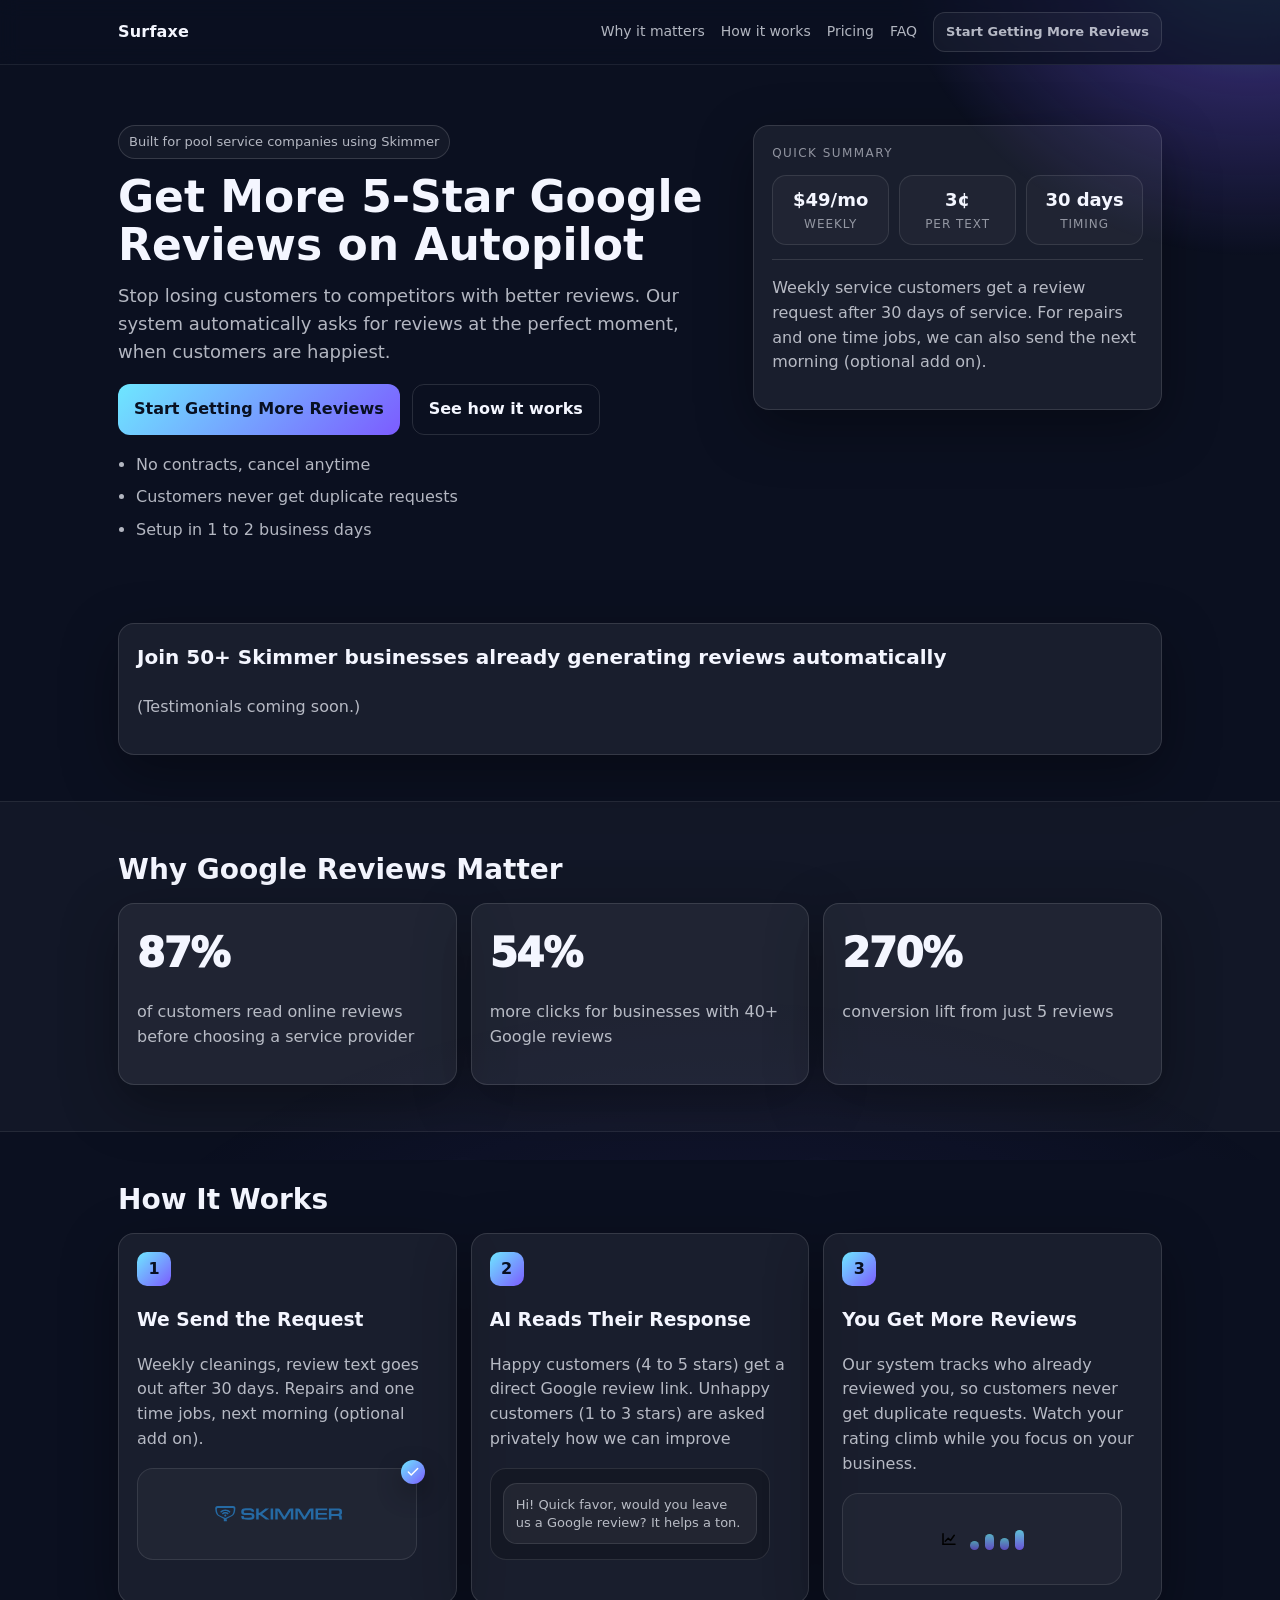
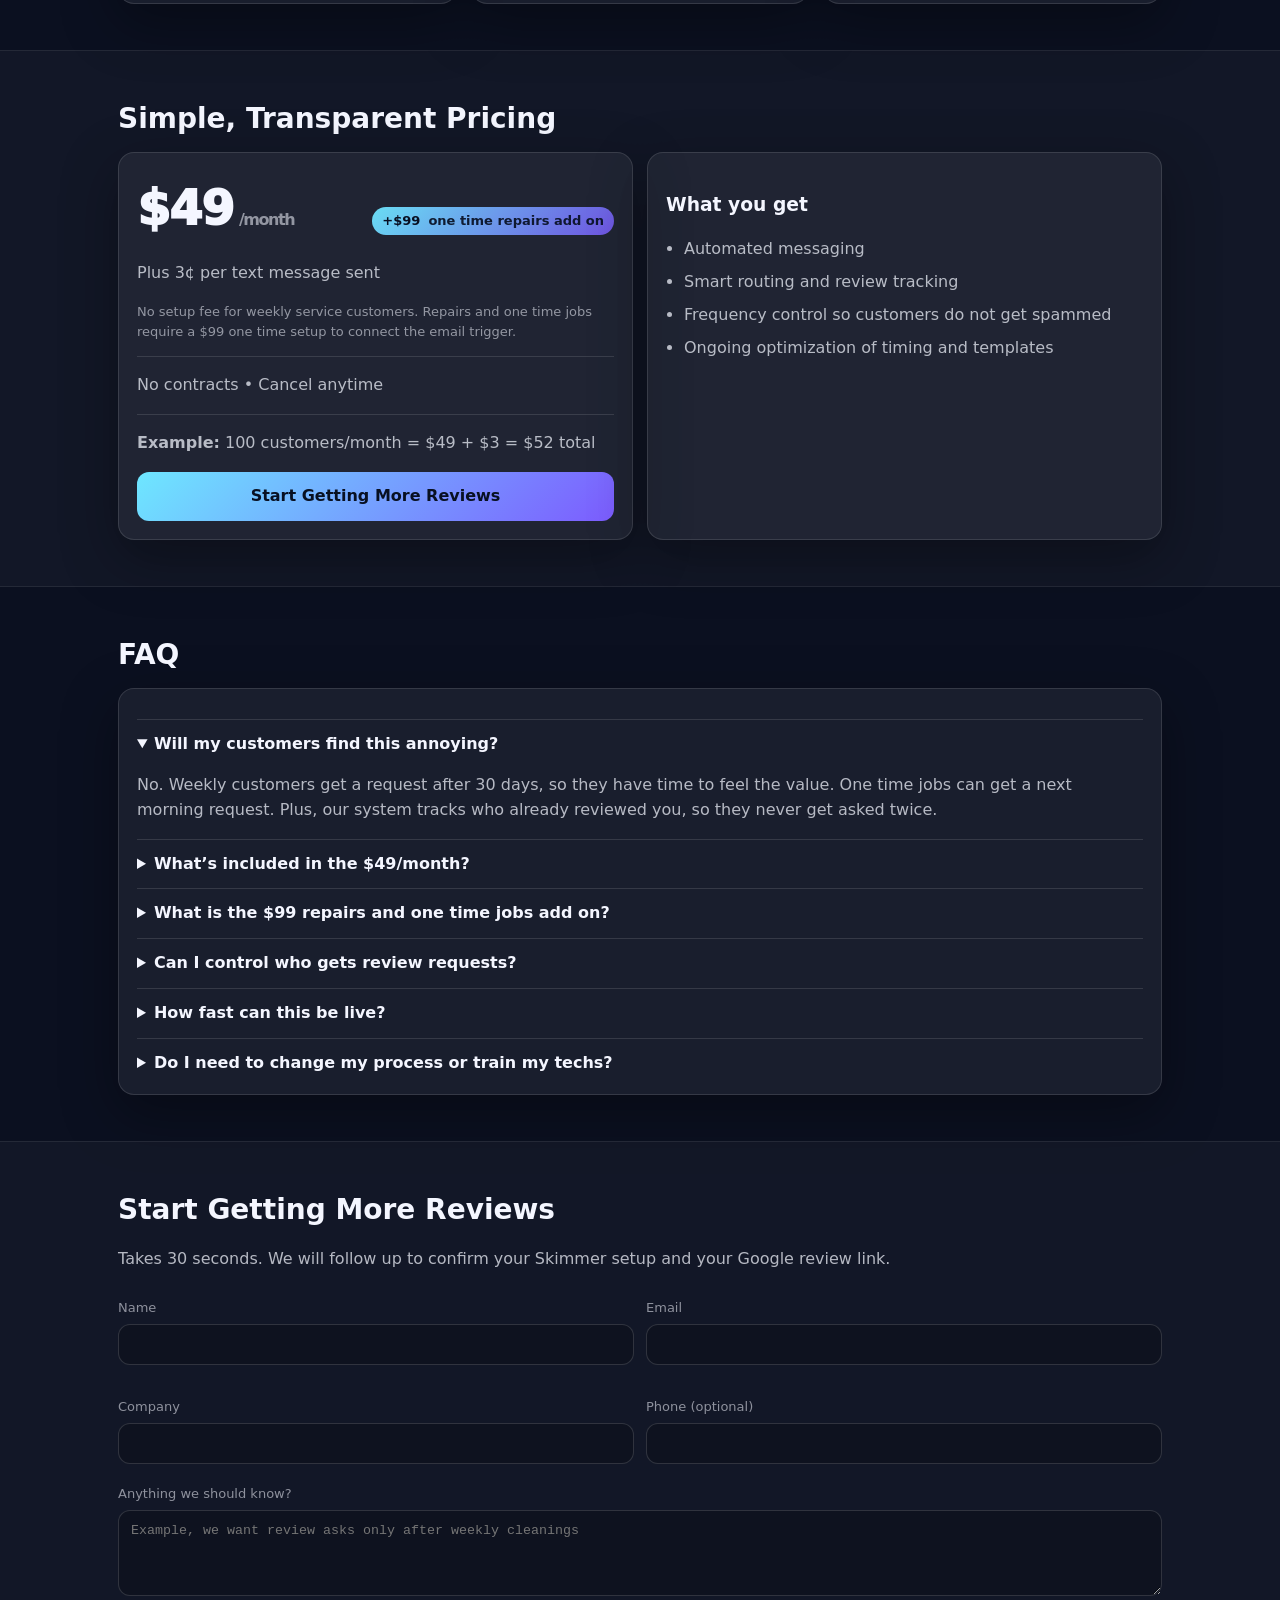
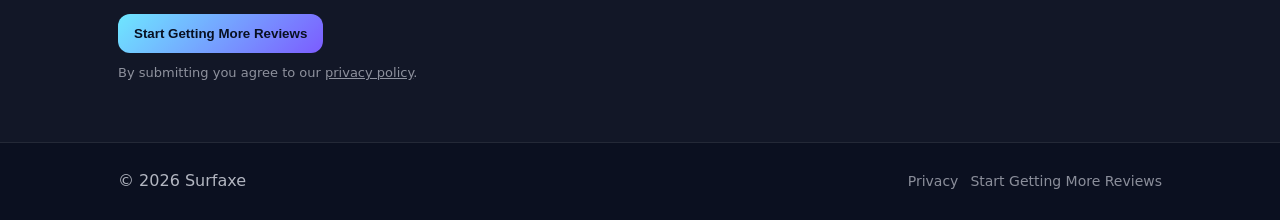
<file: index.html>
<!doctype html>
<html lang="en">
<head>
  <meta charset="utf-8" />
  <meta name="viewport" content="width=device-width, initial-scale=1" />
  <title>Surfaxe | Skimmer Review Automation</title>
  <meta name="description" content="Get more 5-star Google reviews on autopilot with a compliant, low-friction system for pool service businesses using Skimmer." />
  <link rel="stylesheet" href="styles.css" />
</head>
<body>
  <header class="topbar">
    <div class="container topbar-inner">
      <div class="brand">Surfaxe</div>
      <nav class="topnav" aria-label="Primary">
        <a href="#why">Why it matters</a>
        <a href="#how">How it works</a>
        <a href="#pricing">Pricing</a>
        <a href="#faq">FAQ</a>
        <a class="btn small" href="#get-started">Start Getting More Reviews</a>
      </nav>
    </div>
  </header>

  <main>
    <!-- 1. Hero -->
    <section class="hero">
      <div class="container hero-grid">
        <div>
          <div class="tag">Built for pool service companies using Skimmer</div>
          <h1>Get More 5-Star Google Reviews on Autopilot</h1>
          <p class="lead">Stop losing customers to competitors with better reviews. Our system automatically asks for reviews at the perfect moment, when customers are happiest.</p>

          <div class="cta-row">
            <a class="btn primary" href="#get-started">Start Getting More Reviews</a>
            <a class="btn ghost" href="#how">See how it works</a>
          </div>

          <ul class="bullets">
            <li>No contracts, cancel anytime</li>
            <li>Customers never get duplicate requests</li>
            <li>Setup in 1 to 2 business days</li>
          </ul>
        </div>

        <div class="card hero-card" aria-label="Quick summary">
          <div class="kicker">Quick summary</div>
          <div class="hero-metrics">
            <div class="metric">
              <div class="metric-value">$49/mo</div>
              <div class="metric-label">weekly</div>
            </div>
            <div class="metric">
              <div class="metric-value">3¢</div>
              <div class="metric-label">per text</div>
            </div>
            <div class="metric">
              <div class="metric-value">30 days</div>
              <div class="metric-label">timing</div>
            </div>
          </div>
          <div class="divider"></div>
          <p class="muted">Weekly service customers get a review request after 30 days of service. For repairs and one time jobs, we can also send the next morning (optional add on).</p>
        </div>
      </div>
    </section>

    <!-- 2. Social proof placeholder -->
    <section class="section">
      <div class="container">
        <div class="card social-proof">
          <h2 class="sp-head">Join 50+ Skimmer businesses already generating reviews automatically</h2>
          <p class="muted">(Testimonials coming soon.)</p>
        </div>
      </div>
    </section>

    <!-- 3. Why this matters -->
    <section id="why" class="section alt">
      <div class="container">
        <h2>Why Google Reviews Matter</h2>
        <div class="grid-3 stats">
          <div class="card">
            <div class="stat">87%</div>
            <p class="muted">of customers read online reviews before choosing a service provider</p>
          </div>
          <div class="card">
            <div class="stat">54%</div>
            <p class="muted">more clicks for businesses with 40+ Google reviews</p>
          </div>
          <div class="card">
            <div class="stat">270%</div>
            <p class="muted">conversion lift from just 5 reviews</p>
          </div>
        </div>
      </div>
    </section>

    <!-- 4. How it works -->
    <section id="how" class="section">
      <div class="container">
        <h2>How It Works</h2>
        <div class="grid-3">
          <div class="card">
            <div class="step-row"><div class="step">1</div></div>
            <h3>We Send the Request</h3>
            <p class="muted">Weekly cleanings, review text goes out after 30 days. Repairs and one time jobs, next morning (optional add on).</p>
            <div class="step-visual" aria-hidden="true">
              <div class="logo-wrap">
                <img class="skimmer-logo" src="assets/skimmer-logo.svg" alt="" />
                <span class="badge-check"><img src="assets/icon-check.svg" alt="" /></span>
              </div>
            </div>
          </div>

          <div class="card">
            <div class="step-row"><div class="step">2</div></div>
            <h3>AI Reads Their Response</h3>
            <p class="muted">Happy customers (4 to 5 stars) get a direct Google review link. Unhappy customers (1 to 3 stars) are asked privately how we can improve</p>
            <div class="step-visual" aria-hidden="true">
              <div class="sms-mock">
                <div class="sms-bubble">Hi! Quick favor, would you leave us a Google review? It helps a ton.</div>
              </div>
            </div>
          </div>

          <div class="card">
            <div class="step-row"><div class="step">3</div></div>
            <h3>You Get More Reviews</h3>
            <p class="muted">Our system tracks who already reviewed you, so customers never get duplicate requests. Watch your rating climb while you focus on your business.</p>
            <div class="step-visual" aria-hidden="true">
              <div class="track-mock">
                <img class="track-ico" src="assets/icon-analytics.svg" alt="" />
                <div class="track-bars"><span></span><span></span><span></span><span></span></div>
              </div>
            </div>
          </div>
        </div>
      </div>
    </section>

    <!-- 5. Pricing -->
    <section id="pricing" class="section alt">
      <div class="container">
        <h2>Simple, Transparent Pricing</h2>
        <div class="pricing">
          <div class="card price-card">
            <div class="price-row">
              <div class="price">$49<span>/month</span></div>
              <div class="addon-pill" aria-label="Repairs add on">
                <span class="addon-strong">+$99</span>
                <span class="addon-muted">one time repairs add on</span>
              </div>
            </div>
            <p class="muted">Plus 3¢ per text message sent</p>
            <p class="fineprint">No setup fee for weekly service customers. Repairs and one time jobs require a $99 one time setup to connect the email trigger.</p>
            <div class="divider"></div>
            <p class="muted">No contracts • Cancel anytime</p>
            <div class="divider"></div>
            <p class="muted"><strong>Example:</strong> 100 customers/month = $49 + $3 = $52 total</p>
            <a class="btn primary block" href="#get-started">Start Getting More Reviews</a>
          </div>

          <div class="card">
            <h3>What you get</h3>
            <ul class="bullets">
              <li>Automated messaging</li>
              <li>Smart routing and review tracking</li>
              <li>Frequency control so customers do not get spammed</li>
              <li>Ongoing optimization of timing and templates</li>
            </ul>
          </div>
        </div>
      </div>
    </section>

    <!-- 6. FAQ -->
    <section id="faq" class="section">
      <div class="container">
        <h2>FAQ</h2>
        <div class="card">
          <details open>
            <summary>Will my customers find this annoying?</summary>
            <p class="muted">No. Weekly customers get a request after 30 days, so they have time to feel the value. One time jobs can get a next morning request. Plus, our system tracks who already reviewed you, so they never get asked twice.</p>
          </details>
          <details>
            <summary>What’s included in the $49/month?</summary>
            <p class="muted">Weekly service review requests (sent after 30 days), the AI system, automated messaging, smart routing (happy customers to Google, unhappy customers to private feedback), and review tracking. You only pay extra for the actual text messages sent (3¢ each).</p>
          </details>
          <details>
            <summary>What is the $99 repairs and one time jobs add on?</summary>
            <p class="muted">It is a one time setup fee to connect the trigger for repairs, installs, and other one time jobs so the review text goes out the following morning. Your monthly stays $49, and you get both the weekly flow and the one time jobs flow.</p>
          </details>
          <details>
            <summary>Can I control who gets review requests?</summary>
            <p class="muted">Yes. You can choose new clients only, existing active clients, or both. We also support basic send window rules so requests go out at sensible hours.</p>
          </details>
          <details>
            <summary>How fast can this be live?</summary>
            <p class="muted">Most setups take 1 to 2 business days after you submit the onboarding form.</p>
          </details>
          <details>
            <summary>Do I need to change my process or train my techs?</summary>
            <p class="muted">No. The goal is zero extra work for your team. Weekly requests are triggered after 30 days of service. One time jobs can be triggered from your repair email flow.</p>
          </details>
        </div>
      </div>
    </section>

    <!-- 7. Final CTA -->
    <section id="get-started" class="section alt">
      <div class="container">
        <h2>Start Getting More Reviews</h2>
        <p class="muted">Takes 30 seconds. We will follow up to confirm your Skimmer setup and your Google review link.</p>

        <form class="form" name="get-started" method="POST" data-netlify="true" action="/thanks.html">
          <input type="hidden" name="form-name" value="get-started" />
          <div class="form-grid">
            <label>
              <span>Name</span>
              <input name="name" autocomplete="name" required />
            </label>
            <label>
              <span>Email</span>
              <input name="email" type="email" autocomplete="email" required />
            </label>
            <label>
              <span>Company</span>
              <input name="company" autocomplete="organization" />
            </label>
            <label>
              <span>Phone (optional)</span>
              <input name="phone" autocomplete="tel" />
            </label>
          </div>
          <label>
            <span>Anything we should know?</span>
            <textarea name="message" rows="4" placeholder="Example, we want review asks only after weekly cleanings"></textarea>
          </label>
          <button class="btn primary" type="submit">Start Getting More Reviews</button>
          <p class="fineprint">By submitting you agree to our <a href="privacy.html">privacy policy</a>.</p>
        </form>
      </div>
    </section>

    <footer class="footer">
      <div class="container footer-inner">
        <div class="muted">© <span id="y"></span> Surfaxe</div>
        <div class="footer-links">
          <a href="privacy.html">Privacy</a>
          <a href="#get-started">Start Getting More Reviews</a>
        </div>
      </div>
    </footer>
  </main>

  <script>
    document.getElementById('y').textContent = new Date().getFullYear();
  </script>

  <div class="mobile-cta" aria-hidden="false">
    <a class="btn primary block" href="#get-started">Start Getting More Reviews</a>
  </div>
</body>
</html>
</file>
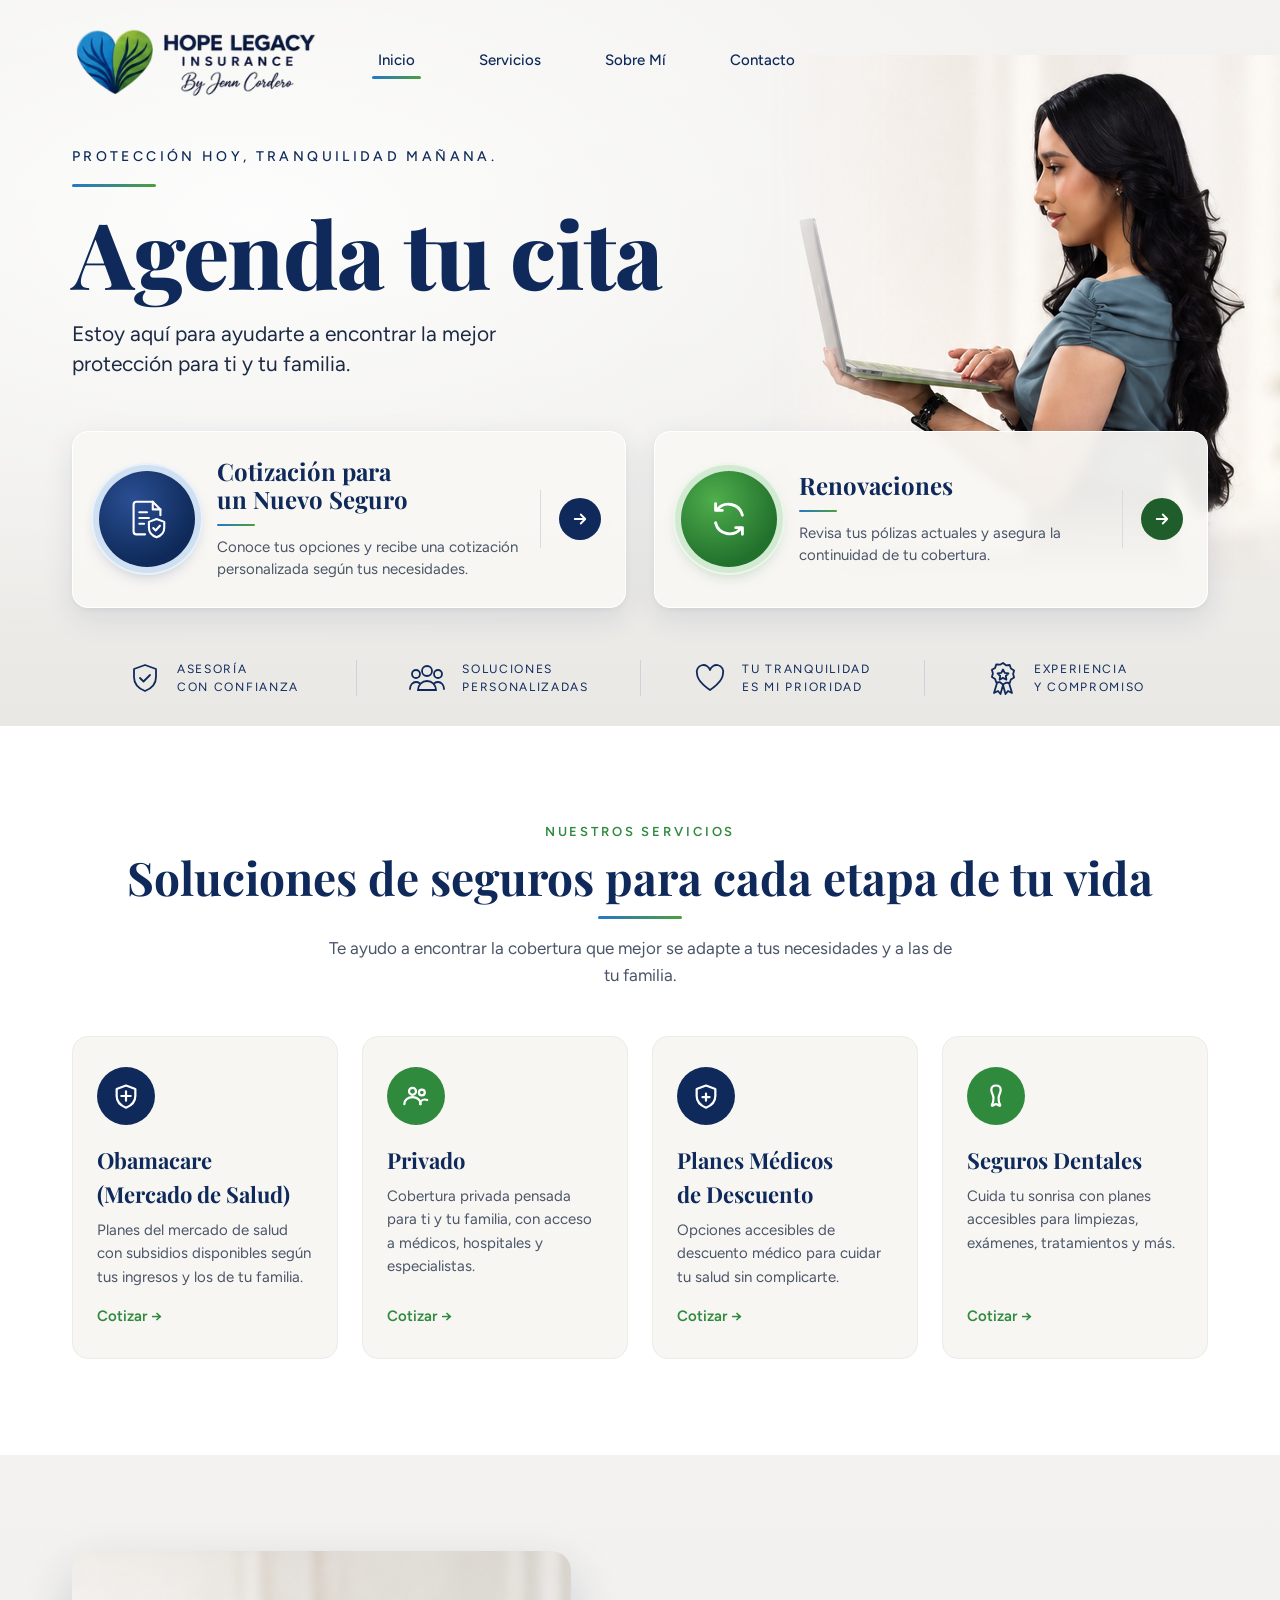
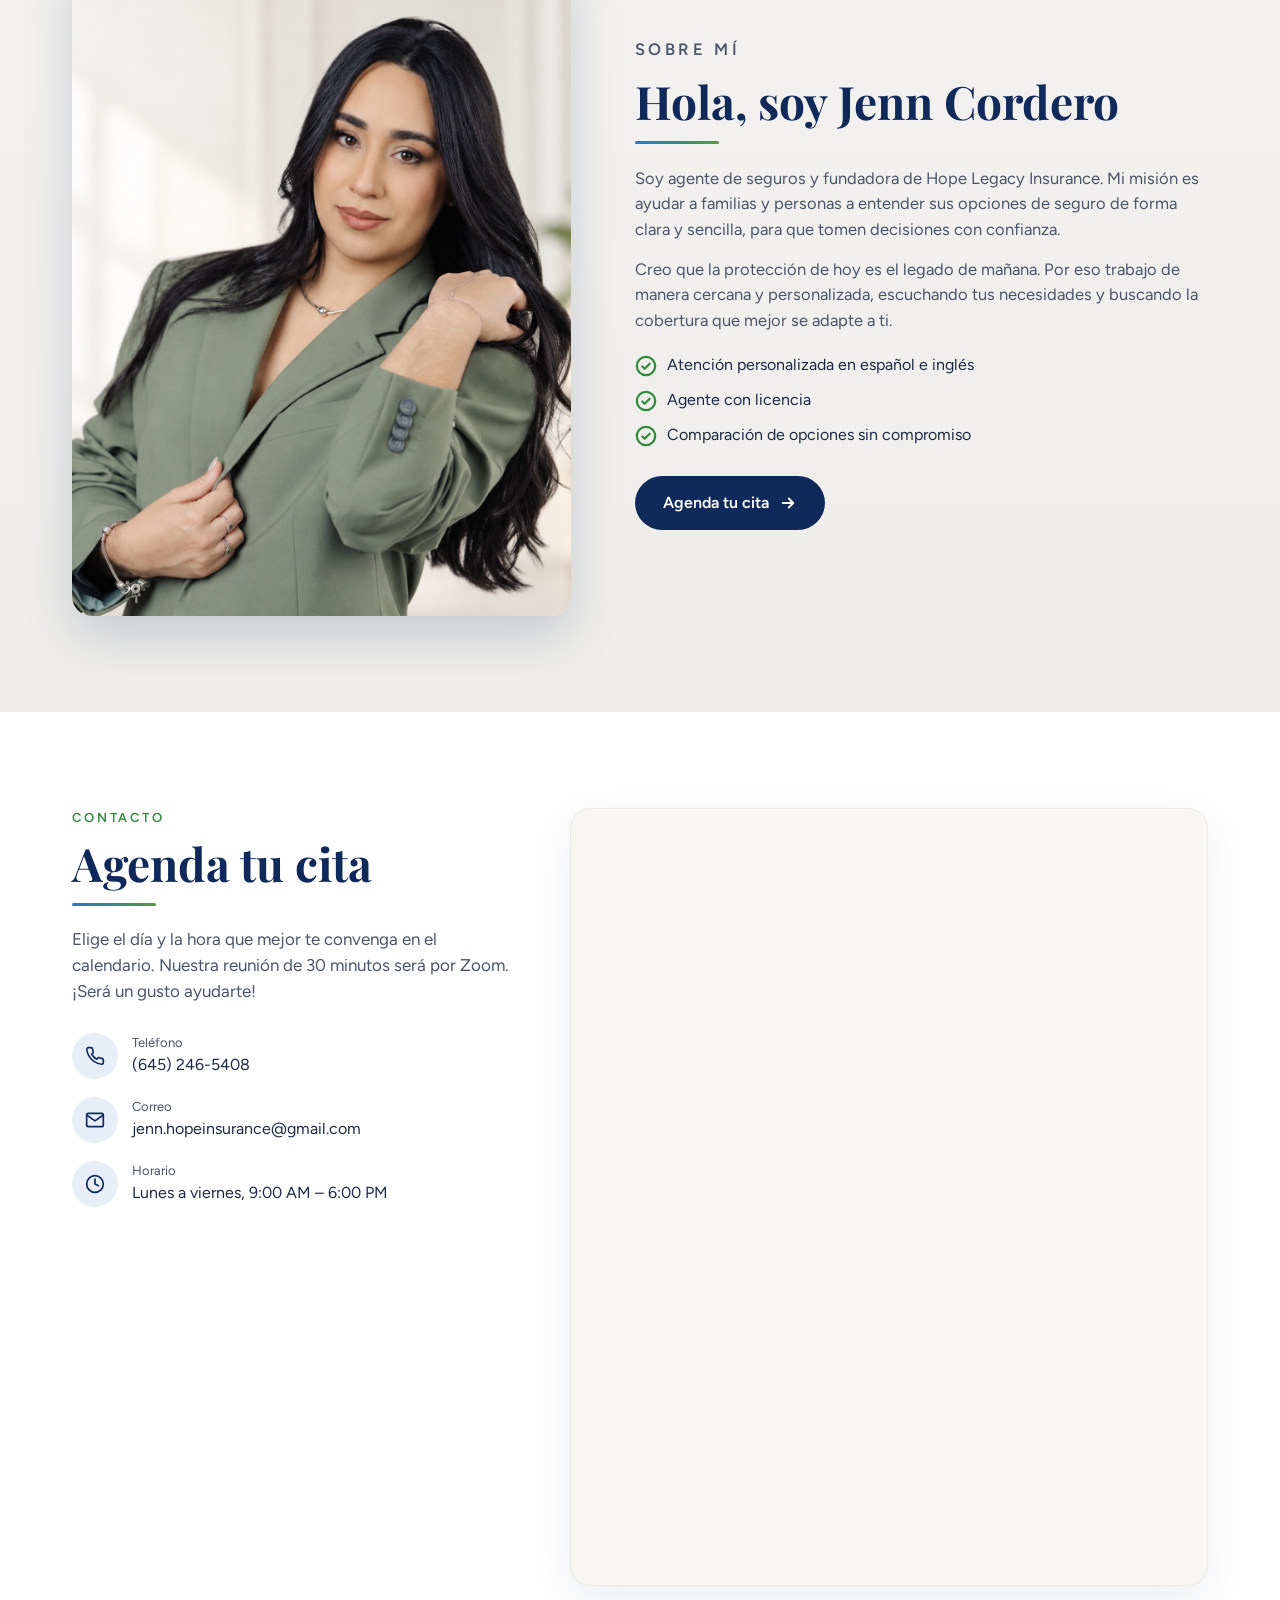
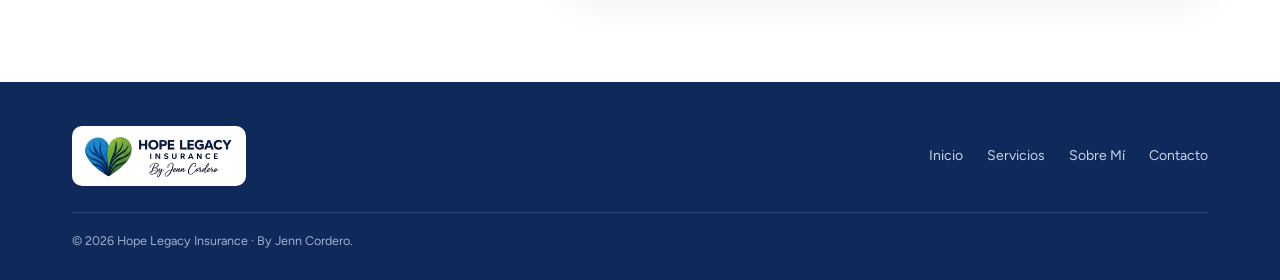
<file: jessica/index.html>
<!DOCTYPE html>
<html lang="es">
<head>
<meta charset="UTF-8">
<meta name="viewport" content="width=device-width, initial-scale=1">
<title>Hope Legacy Insurance | By Jenn Cordero – Agenda tu cita</title>
<meta name="description" content="Hope Legacy Insurance by Jenn Cordero. Protección hoy, tranquilidad mañana. Agenda tu cita para cotizaciones y renovaciones de seguros.">
<link rel="preconnect" href="https://fonts.googleapis.com"><link rel="preconnect" href="https://fonts.gstatic.com" crossorigin>
<link href="https://fonts.googleapis.com/css2?family=Playfair+Display:wght@600;700;800&family=Figtree:wght@400;500;600;700&display=swap" rel="stylesheet">
<style>
:root{--navy:#0f2a5a;--navy2:#13306a;--green:#2f8a3e;--green2:#4f9e3a;--blue:#2477c9;--bg:#f1f0ee;--card:#f7f6f3;--text:#1d2a44;--muted:#4a5568}
*{box-sizing:border-box;margin:0;padding:0}
html{scroll-behavior:smooth}
html,body{margin:0;padding:0}body{font-family:'Figtree',system-ui,sans-serif;color:var(--text);background:#fff;line-height:1.55}
img{max-width:100%;display:block}
a{color:inherit;text-decoration:none}
.wrap{max-width:1200px;margin:0 auto;padding:0 32px}
.serif{font-family:'Playfair Display',Georgia,serif}
.uline{width:84px;height:3px;border-radius:3px;background:linear-gradient(90deg,var(--blue),var(--green2))}

/* NAV */
header{position:absolute;top:0;left:0;right:0;z-index:20}
.nav{display:flex;align-items:center;gap:56px;padding-top:22px}
.nav .logo img{height:78px;width:auto}
.nav ul{display:flex;gap:64px;list-style:none;font-size:15px;font-weight:500;color:var(--navy)}
.nav ul a{position:relative;padding-bottom:10px}
.nav ul a.active::after{content:"";position:absolute;left:-6px;right:-6px;bottom:0;height:3px;border-radius:3px;background:linear-gradient(90deg,var(--blue),var(--green2))}
.burger{display:none;margin-left:auto;background:none;border:0;cursor:pointer;padding:8px}
.burger span{display:block;width:26px;height:2px;background:var(--navy);margin:6px 0;border-radius:2px}

/* HERO */
.hero{position:relative;background:linear-gradient(180deg,#f3f2f0 0%,#eeedea 70%,#e9e8e5 100%);overflow:hidden;padding-top:118px}
.hero::before{content:"";position:absolute;inset:0;background:radial-gradient(ellipse at 20% 30%,rgba(255,255,255,.85),transparent 60%);pointer-events:none}
.hero-photo-mobile{display:none}.hero-photo{position:absolute;top:55px;right:0;left:auto;width:40%;height:calc(100% - 200px);background:url(assets/hero.jpg?v=gap3) 78% 28%/cover no-repeat; -webkit-mask-image:linear-gradient(90deg,transparent 0,#000 24%);mask-image:linear-gradient(90deg,transparent 0,#000 24%)}
.hero-photo::after{content:"";position:absolute;left:0;right:0;bottom:0;height:90px;background:linear-gradient(180deg,transparent,#eceae7)}
.hero-inner{position:relative;z-index:2}
.eyebrow{letter-spacing:.24em;font-size:14px;font-weight:500;color:var(--navy);text-transform:uppercase;margin-top:28px}
.hero .uline{margin:16px 0 18px}
.hero h1{font-family:'Playfair Display',serif;font-weight:800;color:var(--navy);font-size:clamp(46px,7.4vw,92px);line-height:1.02;letter-spacing:-.01em}
.hero .sub{font-size:clamp(17px,1.75vw,21px);color:var(--text);max-width:470px;margin-top:20px;line-height:1.45}
.cards{display:grid;grid-template-columns:1fr 1fr;gap:28px;margin-top:52px;position:relative;z-index:3}
.card{display:flex;align-items:center;gap:22px;background:rgba(248,247,244,.94);border:1px solid #fff;border-radius:16px;padding:26px 24px 26px 26px;box-shadow:0 10px 30px rgba(15,42,90,.10),0 2px 6px rgba(0,0,0,.05);backdrop-filter:blur(6px)}
.icon{flex:0 0 96px;width:96px;height:96px;border-radius:50%;display:grid;place-items:center;color:#fff}
.icon.navy{background:radial-gradient(circle at 35% 30%,#2a4f93,var(--navy) 70%);box-shadow:0 0 0 6px #cfe0f3,0 0 0 8px #e9f1fa,0 6px 16px rgba(15,42,90,.35)}
.icon.green{background:radial-gradient(circle at 35% 30%,#4fae4c,#21702c 72%);box-shadow:0 0 0 6px #d3ead2,0 0 0 8px #ecf6eb,0 6px 16px rgba(33,112,44,.35)}
.card .txt{flex:1}
.card h3{font-family:'Playfair Display',serif;color:var(--navy);font-size:24px;line-height:1.15;font-weight:700}
.card .uline{width:38px;height:2px;margin:10px 0 10px}
.card p{font-size:15px;color:var(--muted);line-height:1.5}
.card .go{flex:0 0 auto;display:flex;align-items:center;padding-left:18px;border-left:1px solid #d9dbe0;height:58px}
.arrow{width:42px;height:42px;border-radius:50%;display:grid;place-items:center;color:#fff;border:0;cursor:pointer;transition:transform .2s}
.arrow:hover{transform:translateX(3px)}
.arrow.navy{background:var(--navy)}.arrow.green{background:#1f5e2a}
.trust{display:grid;grid-template-columns:repeat(4,1fr);margin:30px 0 0;padding:22px 0 30px;position:relative;z-index:3}
.trust div{display:flex;align-items:center;gap:16px;justify-content:center;font-size:12px;letter-spacing:.14em;text-transform:uppercase;color:var(--navy);line-height:1.5;padding:0 10px}
.trust div+div{border-left:1px solid #cfd2d8}
.trust svg{flex:0 0 auto;color:var(--navy)}

/* SECTIONS */
section.block{padding:96px 0}
.kicker{letter-spacing:.22em;font-size:13px;font-weight:600;color:var(--green);text-transform:uppercase}
.block h2{font-family:'Playfair Display',serif;color:var(--navy);font-size:clamp(32px,4vw,46px);line-height:1.1;margin:10px 0 14px}
.block .lead{color:var(--muted);max-width:640px;font-size:17px}
.center{text-align:center}.center .uline,.center .lead{margin-left:auto;margin-right:auto}
.svc-grid{display:grid;grid-template-columns:repeat(4,1fr);gap:24px;margin-top:48px}
.svc{background:var(--card);border-radius:16px;padding:30px 24px;border:1px solid #ecebe7;transition:box-shadow .2s,transform .2s;display:flex;flex-direction:column}
.svc:hover{box-shadow:0 14px 30px rgba(15,42,90,.10);transform:translateY(-3px)}
.svc .si{width:58px;height:58px;border-radius:50%;display:grid;place-items:center;color:#fff;background:var(--navy);margin-bottom:18px}
.svc:nth-child(even) .si{background:var(--green)}
.svc h3{font-family:'Playfair Display',serif;color:var(--navy);font-size:22px;margin-bottom:8px}
.svc p{color:var(--muted);font-size:15px;flex:1}
.svc a{margin-top:16px;font-weight:600;color:var(--green);font-size:15px}
.about{background:linear-gradient(180deg,#f3f2f0,#eeedea)}
.about-grid{display:grid;grid-template-columns:1fr 1.15fr;gap:64px;align-items:center}
.about-img{border-radius:20px;overflow:hidden;box-shadow:0 20px 50px rgba(15,42,90,.18);aspect-ratio:3/4;background:url(assets/about.jpg?v=center2) center 18%/cover}
.about p{color:var(--muted);margin-bottom:14px;font-size:16.5px}
.checks{list-style:none;margin:20px 0 28px;display:grid;gap:10px}
.checks li{display:flex;gap:10px;align-items:flex-start;color:var(--text)}
.checks li svg{flex:0 0 22px;color:var(--green);margin-top:2px}
.btn{display:inline-flex;align-items:center;gap:10px;background:var(--navy);color:#fff;padding:15px 28px;border-radius:40px;font-weight:600;font-size:16px;border:0;cursor:pointer;transition:background .2s}
.btn:hover{background:var(--green)}
.contact-grid{display:grid;grid-template-columns:.9fr 1.3fr;gap:56px;align-items:start}
.info{display:grid;gap:18px;margin-top:28px}
.info div{display:flex;gap:14px;align-items:center;color:var(--text)}
.info .ci{width:46px;height:46px;border-radius:50%;background:#e8eef7;color:var(--navy);display:grid;place-items:center;flex:0 0 46px}
.info small{display:block;color:var(--muted);font-size:13px}
form{background:var(--card);border:1px solid #ecebe7;border-radius:20px;padding:36px;box-shadow:0 14px 40px rgba(15,42,90,.08)}
.row{display:grid;grid-template-columns:1fr 1fr;gap:18px}
label{display:block;font-size:14px;font-weight:600;color:var(--navy);margin-bottom:16px}
input,select,textarea{width:100%;margin-top:6px;padding:13px 14px;border:1px solid #d6d9df;border-radius:10px;font:inherit;font-weight:400;color:var(--text);background:#fff}
input:focus,select:focus,textarea:focus{outline:2px solid rgba(47,138,62,.35);border-color:var(--green)}
textarea{min-height:110px;resize:vertical}
form .btn{width:100%;justify-content:center;margin-top:6px}
.note{font-size:12.5px;color:var(--muted);margin-top:12px;text-align:center}
.cal-card{background:var(--card);border:1px solid #ecebe7;border-radius:20px;padding:8px;box-shadow:0 14px 40px rgba(15,42,90,.08);overflow:hidden}
#agenda{scroll-margin-top:90px}
@media(max-width:700px){.cal-card{padding:0;border-radius:14px}.calendly-inline-widget{height:720px!important;min-height:700px}}
.thanks{display:none;text-align:center;padding:40px 20px}
.thanks .ok{width:72px;height:72px;border-radius:50%;background:var(--green);color:#fff;display:grid;place-items:center;margin:0 auto 18px}
.thanks h3{font-family:'Playfair Display',serif;color:var(--navy);font-size:28px;margin-bottom:8px}
footer{background:var(--navy);color:#c9d3e6;padding:44px 0 30px;font-size:14px}
.foot{display:flex;justify-content:space-between;gap:30px;flex-wrap:wrap;align-items:center}
.foot img{height:60px;background:#fff;border-radius:10px;padding:6px 10px}
.foot nav{display:flex;gap:24px}
.legal{border-top:1px solid rgba(255,255,255,.12);margin-top:26px;padding-top:18px;font-size:12.5px;color:#9fb0cf}
.sample-tag{position:fixed;bottom:14px;right:14px;z-index:50;background:rgba(15,42,90,.88);color:#fff;font-size:12px;padding:6px 12px;border-radius:20px}


/* RESPONSIVE */
@media (max-width:1024px){
 .nav{gap:30px}.nav ul{gap:30px}
 .svc-grid{grid-template-columns:repeat(2,1fr)}
 .card{flex-wrap:wrap}
}
@media (max-width:820px){
 .wrap{padding:0 20px}
 header{position:sticky;top:0;background:#fff;backdrop-filter:blur(8px);box-shadow:none;border-bottom:0;z-index:20}
 .nav{padding:10px 0;gap:0}
 .nav .logo img{height:54px}
 .burger{display:block}
 .nav ul{display:none;position:absolute;top:100%;left:0;right:0;flex-direction:column;gap:0;background:#f7f6f3;box-shadow:0 10px 20px rgba(0,0,0,.08)}
 .nav ul.open{display:flex}
 .nav ul li a{display:block;padding:16px 24px;border-top:1px solid #e6e5e1}
 .nav ul a.active::after{display:none}
 .hero{padding-top:0;margin-top:0;background:#fff}
 .hero-photo{position:relative;top:auto;left:auto;right:auto;width:100%;height:auto;margin:0;padding:0;overflow:hidden;-webkit-mask-image:none;mask-image:none;background:#fff}
 .hero-photo-mobile{display:block;width:100%;height:auto;vertical-align:top}
 .hero-photo::after{content:"";position:absolute;left:0;right:0;bottom:0;height:100px;background:linear-gradient(180deg,rgba(255,255,255,0) 0%,rgba(255,255,255,.55) 55%,#fff 100%);z-index:2;pointer-events:none}
 .hero-inner{margin-top:-40px;position:relative;z-index:3}
 .eyebrow{font-size:12px;letter-spacing:.16em;margin-top:0}
 .cards{grid-template-columns:1fr;gap:18px;margin-top:32px}
 .card{flex-wrap:nowrap;padding:20px 16px;gap:16px}
 .icon{flex-basis:60px;width:60px;height:60px}.icon svg{width:36px;height:36px}
 .card h3{font-size:20px}.card p{font-size:14px}
 .card .go{padding-left:12px}
 .trust{grid-template-columns:1fr 1fr;row-gap:22px}
 .trust div{justify-content:flex-start;font-size:11px;letter-spacing:.1em}
 .trust div+div{border-left:0}
 section.block{padding:64px 0}
 .svc-grid{grid-template-columns:1fr;gap:16px;margin-top:32px}
 .about-grid,.contact-grid{grid-template-columns:1fr;gap:32px}
 .about-img{aspect-ratio:3/4;background-position:center 18%}
 .row{grid-template-columns:1fr;gap:0}
 form{padding:24px 18px}
 .foot{flex-direction:column;align-items:flex-start}
}
</style>
</head>
<body>

<header>
 <div class="wrap nav">
  <a href="#inicio" class="logo" aria-label="Hope Legacy Insurance - Inicio"><img src="assets/logo.png" alt="Hope Legacy Insurance By Jenn Cordero"></a>
  <button class="burger" aria-label="Abrir menú" onclick="document.getElementById('menu').classList.toggle('open')"><span></span><span></span><span></span></button>
  <ul id="menu">
   <li><a href="#inicio" class="active">Inicio</a></li>
   <li><a href="#servicios">Servicios</a></li>
   <li><a href="#sobre-mi">Sobre Mí</a></li>
   <li><a href="#contacto">Contacto</a></li>
  </ul>
 </div>
</header>

<section class="hero" id="inicio">
 <div class="hero-photo" role="img" aria-label="Jenn Cordero, agente de seguros"><img class="hero-photo-mobile" src="assets/hero-mobile.jpg?v=waist2" alt="Jenn Cordero"></div>
 <div class="wrap hero-inner">
  <p class="eyebrow">Protección hoy, tranquilidad mañana.</p>
  <div class="uline"></div>
  <h1>Agenda tu cita</h1>
  <p class="sub">Estoy aquí para ayudarte a encontrar la mejor protección para ti y tu familia.</p>

  <div class="cards">
   <div class="card">
    <div class="icon navy">
     <svg width="46" height="46" viewBox="0 0 48 48" fill="none" stroke="currentColor" stroke-width="2.2" stroke-linecap="round" stroke-linejoin="round"><path d="M30 6H13a3 3 0 0 0-3 3v28a3 3 0 0 0 3 3h9"/><path d="M30 6l8 8v6"/><path d="M30 6v8h8"/><path d="M16 17h8M16 23h10M16 29h5"/><path d="M34 24l8 3v6c0 5-3.6 8.4-8 10-4.4-1.6-8-5-8-10v-6z"/><path d="M30.5 33.5l2.5 2.5 4.5-5"/></svg>
    </div>
    <div class="txt">
     <h3>Cotización para<br>un Nuevo Seguro</h3>
     <div class="uline"></div>
     <p>Conoce tus opciones y recibe una cotización personalizada según tus necesidades.</p>
    </div>
    <div class="go"><button class="arrow navy" data-service="Cotización para un nuevo seguro" aria-label="Pedir cotización">
     <svg width="18" height="18" viewBox="0 0 24 24" fill="none" stroke="currentColor" stroke-width="2.4" stroke-linecap="round" stroke-linejoin="round"><path d="M5 12h14M13 6l6 6-6 6"/></svg></button></div>
   </div>
   <div class="card">
    <div class="icon green">
     <svg width="46" height="46" viewBox="0 0 48 48" fill="none" stroke="currentColor" stroke-width="3" stroke-linecap="round" stroke-linejoin="round"><path d="M38 20A15 15 0 0 0 11.5 14.5"/><path d="M10 8v7h7"/><path d="M10 28a15 15 0 0 0 26.5 5.5"/><path d="M38 40v-7h-7"/></svg>
    </div>
    <div class="txt">
     <h3>Renovaciones</h3>
     <div class="uline"></div>
     <p>Revisa tus pólizas actuales y asegura la continuidad de tu cobertura.</p>
    </div>
    <div class="go"><button class="arrow green" data-service="Renovación de póliza" aria-label="Revisar renovación">
     <svg width="18" height="18" viewBox="0 0 24 24" fill="none" stroke="currentColor" stroke-width="2.4" stroke-linecap="round" stroke-linejoin="round"><path d="M5 12h14M13 6l6 6-6 6"/></svg></button></div>
   </div>
  </div>

  <div class="trust">
   <div><svg width="32" height="32" viewBox="0 0 32 32" fill="none" stroke="currentColor" stroke-width="1.8" stroke-linejoin="round" stroke-linecap="round"><path d="M16 3l11 4v8c0 7-4.8 11.6-11 14C9.8 26.6 5 22 5 15V7z"/><path d="M11 16l3.5 3.5L21 13"/></svg><span>Asesoría<br>con confianza</span></div>
   <div><svg width="38" height="32" viewBox="0 0 38 32" fill="none" stroke="currentColor" stroke-width="1.8" stroke-linecap="round"><circle cx="19" cy="9" r="5"/><circle cx="8" cy="12" r="4"/><circle cx="30" cy="12" r="4"/><path d="M10 28c0-5 4-9 9-9s9 4 9 9z"/><path d="M2 27c0-4 2.7-7 6-7 1.4 0 2.6.4 3.6 1.2M36 27c0-4-2.7-7-6-7-1.4 0-2.6.4-3.6 1.2"/></svg><span>Soluciones<br>personalizadas</span></div>
   <div><svg width="32" height="30" viewBox="0 0 32 30" fill="none" stroke="currentColor" stroke-width="1.8" stroke-linejoin="round"><path d="M16 27S3 19 3 10.5A6.5 6.5 0 0 1 16 7a6.5 6.5 0 0 1 13 3.5C29 19 16 27 16 27z"/></svg><span>Tu tranquilidad<br>es mi prioridad</span></div>
   <div><svg width="30" height="34" viewBox="0 0 30 34" fill="none" stroke="currentColor" stroke-width="1.8" stroke-linejoin="round" stroke-linecap="round"><path d="M15 2l3 2.3 3.7-.3 1.2 3.5 3.2 1.9-1 3.6 1 3.6-3.2 1.9-1.2 3.5-3.7-.3L15 23.5l-3-2.3-3.7.3-1.2-3.5L3.9 16l1-3.6-1-3.6 3.2-1.9L8.3 3.4l3.7.3z"/><path d="M15 8.5l1.7 3.4 3.8.5-2.7 2.6.6 3.7-3.4-1.8-3.4 1.8.6-3.7-2.7-2.6 3.8-.5z"/><path d="M9 22l-3 10 4-2 2.5 3L15 24M21 22l3 10-4-2-2.5 3L15 24"/></svg><span>Experiencia<br>y compromiso</span></div>
  </div>
 </div>
</section>

<section class="block" id="servicios">
 <div class="wrap center">
  <p class="kicker">Nuestros Servicios</p>
  <h2>Soluciones de seguros para cada etapa de tu vida</h2>
  <div class="uline"></div>
  <p class="lead" style="margin-top:16px">Te ayudo a encontrar la cobertura que mejor se adapte a tus necesidades y a las de tu familia.</p>
 </div>
 <div class="wrap svc-grid">
  <div class="svc">
   <div class="si"><svg width="28" height="28" viewBox="0 0 24 24" fill="none" stroke="currentColor" stroke-width="1.9" stroke-linecap="round" stroke-linejoin="round"><path d="M12 3l8 3v6c0 5-3.5 8.2-8 10-4.5-1.8-8-5-8-10V6z"/><path d="M12 8v8M8 12h8"/></svg></div>
   <h3>Obamacare<br>(Mercado de Salud)</h3>
   <p>Planes del mercado de salud con subsidios disponibles según tus ingresos y los de tu familia.</p>
   <a href="#agenda" data-service="Obamacare (Mercado de Salud)">Cotizar →</a>
  </div>
  <div class="svc">
   <div class="si"><svg width="28" height="28" viewBox="0 0 24 24" fill="none" stroke="currentColor" stroke-width="1.9" stroke-linecap="round" stroke-linejoin="round"><circle cx="9" cy="8" r="3"/><circle cx="17" cy="9" r="2.5"/><path d="M2 19c0-3.5 3-6 7-6s7 2.5 7 6"/><path d="M15.5 19c0-2.2 1.6-4 4-4 .8 0 1.5.2 2.1.5"/></svg></div>
   <h3>Privado</h3>
   <p>Cobertura privada pensada para ti y tu familia, con acceso a médicos, hospitales y especialistas.</p>
   <a href="#agenda" data-service="Seguro de salud privado">Cotizar →</a>
  </div>
  <div class="svc">
   <div class="si"><svg width="28" height="28" viewBox="0 0 24 24" fill="none" stroke="currentColor" stroke-width="1.9" stroke-linecap="round" stroke-linejoin="round"><path d="M12 3l8 3v6c0 5-3.5 8.2-8 10-4.5-1.8-8-5-8-10V6z"/><path d="M9 13h6M12 10v6"/></svg></div>
   <h3>Planes Médicos<br>de Descuento</h3>
   <p>Opciones accesibles de descuento médico para cuidar tu salud sin complicarte.</p>
   <a href="#agenda" data-service="Planes médicos de descuento">Cotizar →</a>
  </div>
  <div class="svc">
   <div class="si"><svg width="28" height="28" viewBox="0 0 24 24" fill="none" stroke="currentColor" stroke-width="1.9" stroke-linecap="round" stroke-linejoin="round"><path d="M12 3c2.5 0 4 1.6 4 3.8 0 1.2-.3 2.2-.8 3.2-.6 1.2-1 2.5-1 4 0 2.2.4 4.2 1.3 5.5.3.4 0 1-.5.8C13.5 19.5 12.8 19 12 19s-1.5.5-2.95 1.3c-.5.2-.8-.4-.5-.8.9-1.3 1.3-3.3 1.3-5.5 0-1.5-.4-2.8-1-4C8.3 9 8 8 8 6.8 8 4.6 9.5 3 12 3z"/></svg></div>
   <h3>Seguros Dentales</h3>
   <p>Cuida tu sonrisa con planes accesibles para limpiezas, exámenes, tratamientos y más.</p>
   <a href="#agenda" data-service="Seguro dental">Cotizar →</a>
  </div>
 </div>
</section>

<section class="block about" id="sobre-mi">
 <div class="wrap about-grid">
  <div class="about-img" role="img" aria-label="Foto de Jenn Cordero"></div>
  <div>
   <p class="kicker">Sobre Mí</p>
   <h2>Hola, soy Jenn Cordero</h2>
   <div class="uline" style="margin-bottom:22px"></div>
   <!-- TEXTO DE EJEMPLO: reemplazar con la biografía real de Jenn -->
   <p>Soy agente de seguros y fundadora de Hope Legacy Insurance. Mi misión es ayudar a familias y personas a entender sus opciones de seguro de forma clara y sencilla, para que tomen decisiones con confianza.</p>
   <p>Creo que la protección de hoy es el legado de mañana. Por eso trabajo de manera cercana y personalizada, escuchando tus necesidades y buscando la cobertura que mejor se adapte a ti.</p>
   <ul class="checks">
    <li><svg viewBox="0 0 24 24" width="22" height="22" fill="none" stroke="currentColor" stroke-width="2.4" stroke-linecap="round" stroke-linejoin="round"><circle cx="12" cy="12" r="10"/><path d="M8 12.5l2.5 2.5L16 9.5"/></svg>Atención personalizada en español e inglés</li>
    <li><svg viewBox="0 0 24 24" width="22" height="22" fill="none" stroke="currentColor" stroke-width="2.4" stroke-linecap="round" stroke-linejoin="round"><circle cx="12" cy="12" r="10"/><path d="M8 12.5l2.5 2.5L16 9.5"/></svg>Agente con licencia</li>
    <li><svg viewBox="0 0 24 24" width="22" height="22" fill="none" stroke="currentColor" stroke-width="2.4" stroke-linecap="round" stroke-linejoin="round"><circle cx="12" cy="12" r="10"/><path d="M8 12.5l2.5 2.5L16 9.5"/></svg>Comparación de opciones sin compromiso</li>
   </ul>
   <a href="#agenda" class="btn">Agenda tu cita
    <svg width="18" height="18" viewBox="0 0 24 24" fill="none" stroke="currentColor" stroke-width="2.4" stroke-linecap="round" stroke-linejoin="round"><path d="M5 12h14M13 6l6 6-6 6"/></svg></a>
  </div>
 </div>
</section>

<section class="block" id="contacto">
 <div class="wrap contact-grid">
  <div>
   <p class="kicker">Contacto</p>
   <h2>Agenda tu cita</h2>
   <div class="uline" style="margin-bottom:20px"></div>
   <p class="lead">Elige el día y la hora que mejor te convenga en el calendario. Nuestra reunión de 30 minutos será por Zoom. ¡Será un gusto ayudarte!</p>
   <div class="info">
    <div><span class="ci"><svg width="20" height="20" viewBox="0 0 24 24" fill="none" stroke="currentColor" stroke-width="2" stroke-linecap="round" stroke-linejoin="round"><path d="M22 16.9v3a2 2 0 0 1-2.2 2 19.8 19.8 0 0 1-8.6-3.1 19.5 19.5 0 0 1-6-6A19.8 19.8 0 0 1 2.1 4.2 2 2 0 0 1 4.1 2h3a2 2 0 0 1 2 1.7c.1 1 .4 1.9.7 2.8a2 2 0 0 1-.5 2.1L8 9.9a16 16 0 0 0 6 6l1.3-1.3a2 2 0 0 1 2.1-.4c.9.3 1.8.6 2.8.7a2 2 0 0 1 1.7 2z"/></svg></span><span><small>Teléfono</small><a href="tel:+16452465408" style="color:inherit;text-decoration:none">(645) 246-5408</a></span></div>
    <div><span class="ci"><svg width="20" height="20" viewBox="0 0 24 24" fill="none" stroke="currentColor" stroke-width="2" stroke-linecap="round" stroke-linejoin="round"><path d="M4 4h16c1.1 0 2 .9 2 2v12c0 1.1-.9 2-2 2H4c-1.1 0-2-.9-2-2V6c0-1.1.9-2 2-2z"/><polyline points="22,6 12,13 2,6"/></svg></span><span><small>Correo</small><a href="mailto:jenn.hopeinsurance@gmail.com" style="color:inherit;text-decoration:none">jenn.hopeinsurance@gmail.com</a></span></div>
    <div><span class="ci"><svg width="20" height="20" viewBox="0 0 24 24" fill="none" stroke="currentColor" stroke-width="2" stroke-linecap="round" stroke-linejoin="round"><circle cx="12" cy="12" r="10"/><path d="M12 6v6l4 2"/></svg></span><span><small>Horario</small>Lunes a viernes, 9:00 AM – 6:00 PM</span></div>
   </div>
  </div>

  <div>
   <div class="cal-card">
    <div id="agenda" class="calendly-inline-widget" data-url="https://calendly.com/jenncordero0900/30min?hide_gdpr_banner=1&primary_color=0f2a5a" style="min-width:320px;height:760px;"></div>
   </div>
   <script type="text/javascript" src="https://assets.calendly.com/assets/external/widget.js" async></script>
  </div>
 </div>
</section>

<footer>
 <div class="wrap">
  <div class="foot">
   <img src="assets/logo.png" alt="Hope Legacy Insurance">
   <nav><a href="#inicio">Inicio</a><a href="#servicios">Servicios</a><a href="#sobre-mi">Sobre Mí</a><a href="#contacto">Contacto</a></nav>
  </div>
  <div class="legal">© 2026 Hope Legacy Insurance · By Jenn Cordero.</div>
 </div>
</footer>

<script>
function goBook(){document.getElementById('agenda').scrollIntoView({behavior:'smooth'});}
document.querySelectorAll('[data-service]').forEach(el=>el.addEventListener('click',e=>{e.preventDefault();goBook();}));
document.querySelectorAll('#menu a').forEach(a=>a.addEventListener('click',()=>{
  document.getElementById('menu').classList.remove('open');
  document.querySelectorAll('#menu a').forEach(x=>x.classList.remove('active'));a.classList.add('active');
}));
</script>
</body>
</html>
</file>
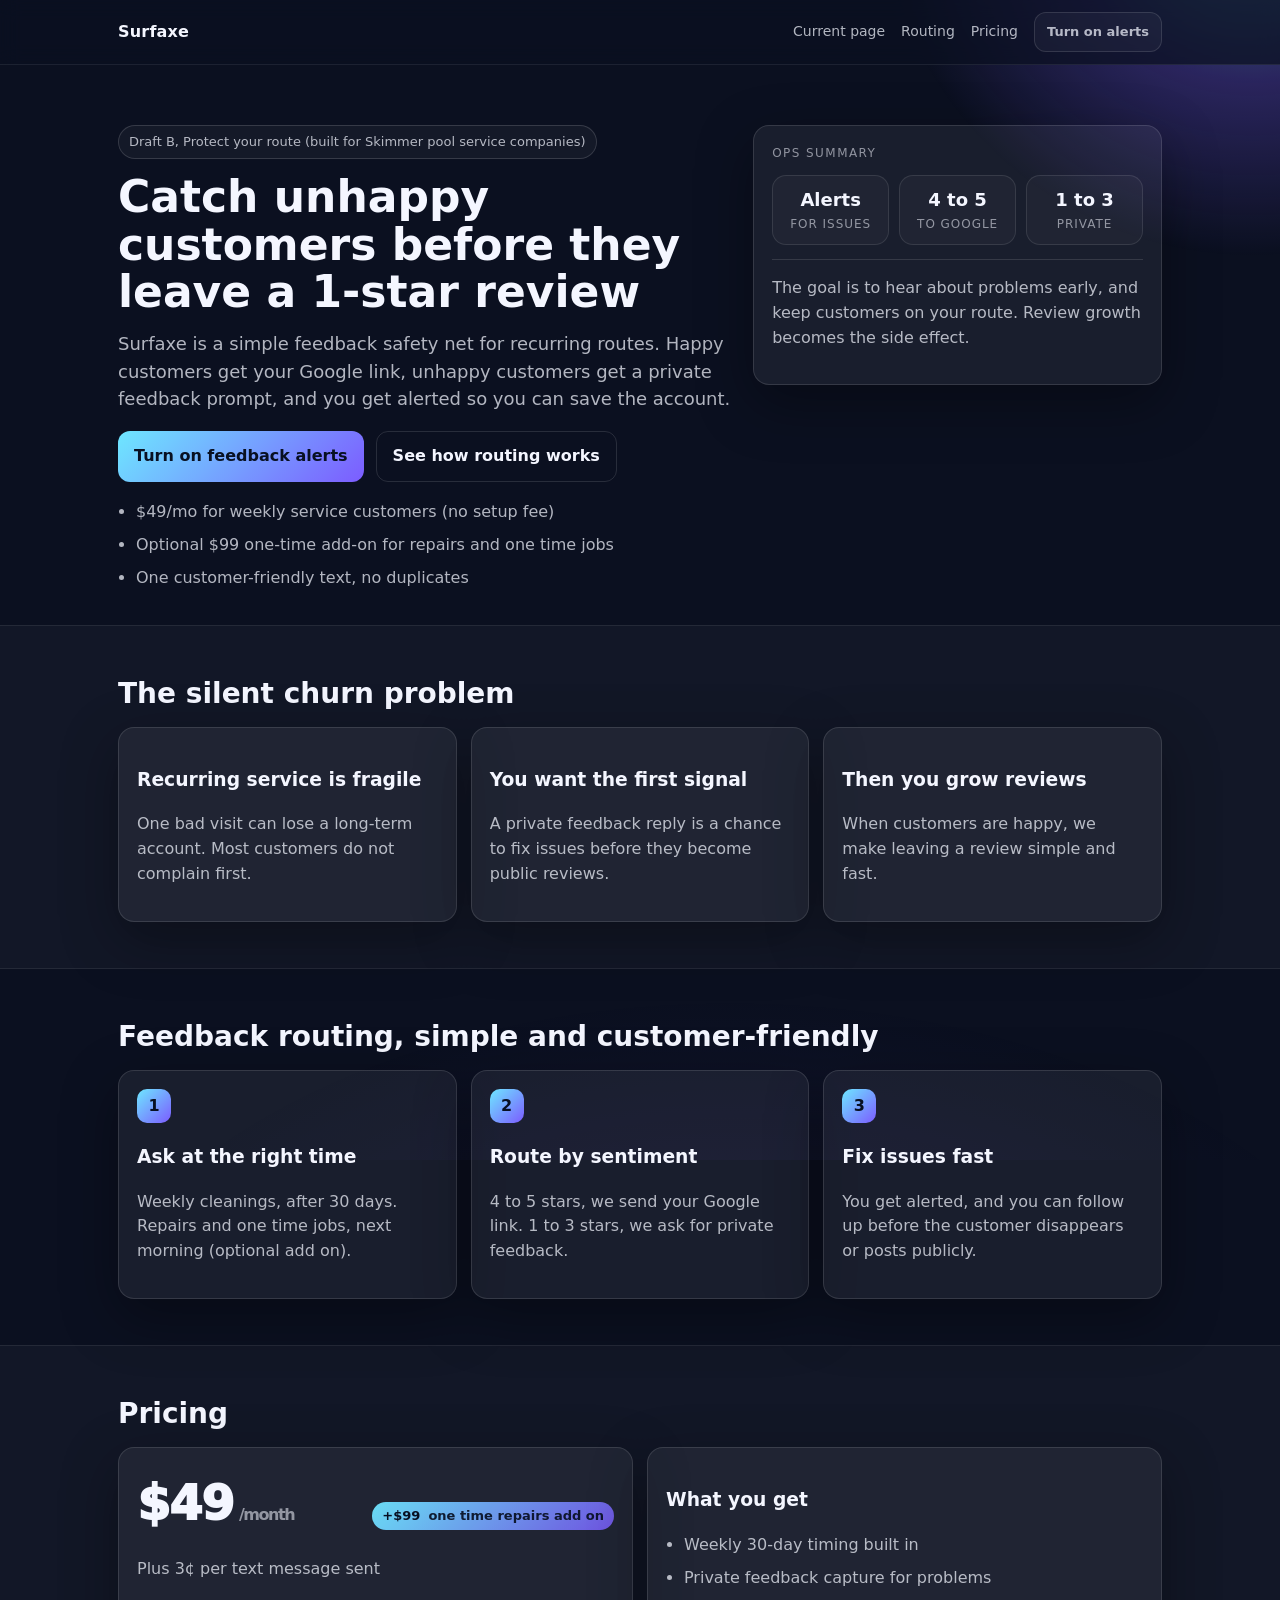
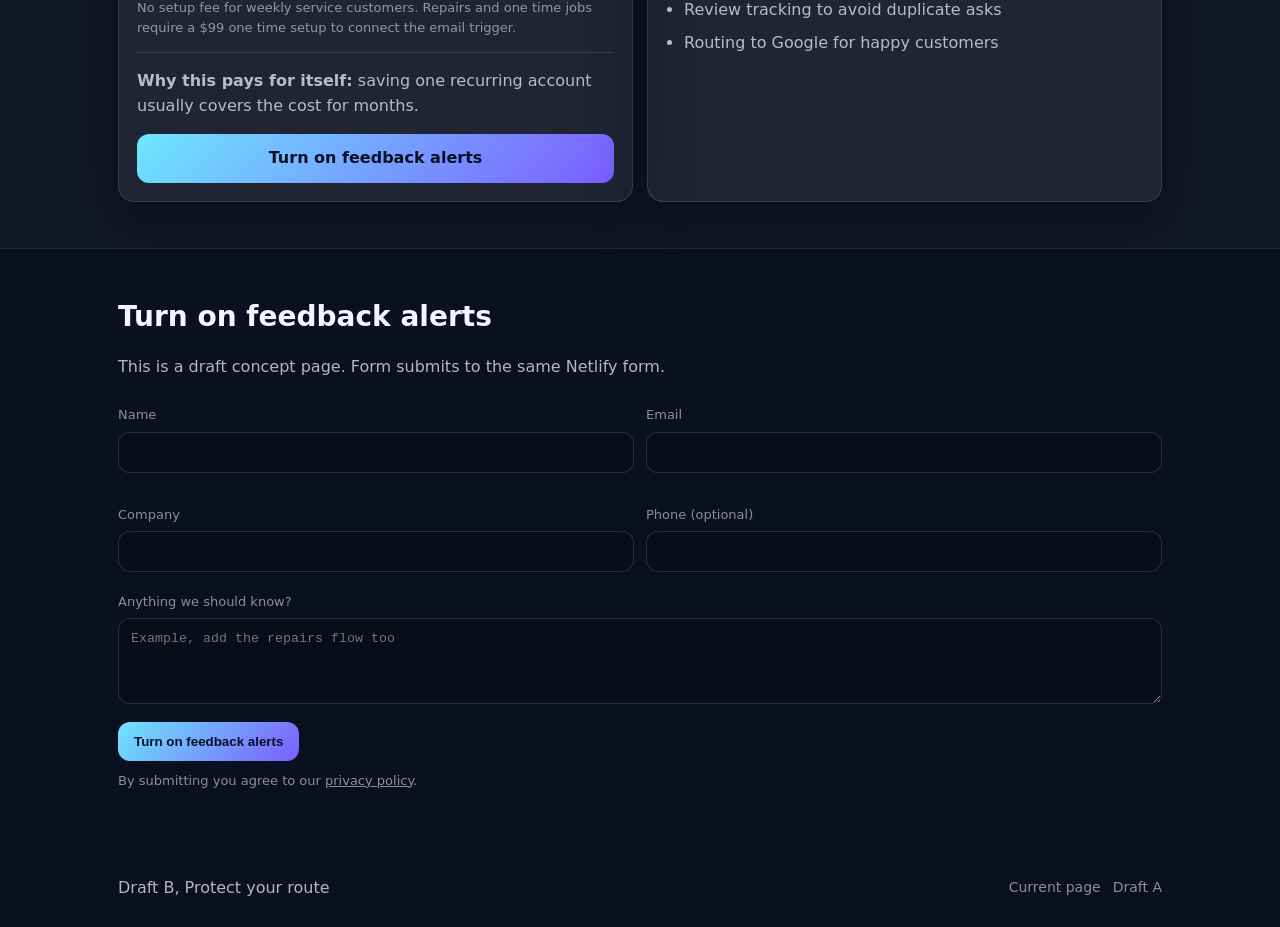
<file: draft-protect.html>
<!doctype html>
<html lang="en">
<head>
  <meta charset="utf-8" />
  <meta name="viewport" content="width=device-width, initial-scale=1" />
  <title>Surfaxe | Draft B (Protect Your Route)</title>
  <meta name="description" content="Draft landing page concept, retention-first feedback alerts framing for Surfaxe." />
  <link rel="stylesheet" href="styles.css" />
</head>
<body>
  <header class="topbar">
    <div class="container topbar-inner">
      <div class="brand">Surfaxe</div>
      <nav class="topnav" aria-label="Primary">
        <a href="index.html">Current page</a>
        <a href="#routing">Routing</a>
        <a href="#pricing">Pricing</a>
        <a href="#get-started" class="btn small">Turn on alerts</a>
      </nav>
    </div>
  </header>

  <main>
    <section class="hero">
      <div class="container hero-grid">
        <div>
          <div class="tag">Draft B, Protect your route (built for Skimmer pool service companies)</div>
          <h1>Catch unhappy customers before they leave a 1-star review</h1>
          <p class="lead">Surfaxe is a simple feedback safety net for recurring routes. Happy customers get your Google link, unhappy customers get a private feedback prompt, and you get alerted so you can save the account.</p>

          <div class="cta-row">
            <a class="btn primary" href="#get-started">Turn on feedback alerts</a>
            <a class="btn ghost" href="#routing">See how routing works</a>
          </div>

          <ul class="bullets">
            <li>$49/mo for weekly service customers (no setup fee)</li>
            <li>Optional $99 one-time add-on for repairs and one time jobs</li>
            <li>One customer-friendly text, no duplicates</li>
          </ul>
        </div>

        <div class="card hero-card" aria-label="Ops summary">
          <div class="kicker">Ops summary</div>
          <div class="hero-metrics">
            <div class="metric">
              <div class="metric-value">Alerts</div>
              <div class="metric-label">for issues</div>
            </div>
            <div class="metric">
              <div class="metric-value">4 to 5</div>
              <div class="metric-label">to Google</div>
            </div>
            <div class="metric">
              <div class="metric-value">1 to 3</div>
              <div class="metric-label">private</div>
            </div>
          </div>
          <div class="divider"></div>
          <p class="muted">The goal is to hear about problems early, and keep customers on your route. Review growth becomes the side effect.</p>
        </div>
      </div>
    </section>

    <section class="section alt">
      <div class="container">
        <h2>The silent churn problem</h2>
        <div class="grid-3">
          <div class="card">
            <h3>Recurring service is fragile</h3>
            <p class="muted">One bad visit can lose a long-term account. Most customers do not complain first.</p>
          </div>
          <div class="card">
            <h3>You want the first signal</h3>
            <p class="muted">A private feedback reply is a chance to fix issues before they become public reviews.</p>
          </div>
          <div class="card">
            <h3>Then you grow reviews</h3>
            <p class="muted">When customers are happy, we make leaving a review simple and fast.</p>
          </div>
        </div>
      </div>
    </section>

    <section id="routing" class="section">
      <div class="container">
        <h2>Feedback routing, simple and customer-friendly</h2>
        <div class="grid-3">
          <div class="card">
            <div class="step-row"><div class="step">1</div></div>
            <h3>Ask at the right time</h3>
            <p class="muted">Weekly cleanings, after 30 days. Repairs and one time jobs, next morning (optional add on).</p>
          </div>
          <div class="card">
            <div class="step-row"><div class="step">2</div></div>
            <h3>Route by sentiment</h3>
            <p class="muted">4 to 5 stars, we send your Google link. 1 to 3 stars, we ask for private feedback.</p>
          </div>
          <div class="card">
            <div class="step-row"><div class="step">3</div></div>
            <h3>Fix issues fast</h3>
            <p class="muted">You get alerted, and you can follow up before the customer disappears or posts publicly.</p>
          </div>
        </div>
      </div>
    </section>

    <section id="pricing" class="section alt">
      <div class="container">
        <h2>Pricing</h2>
        <div class="pricing">
          <div class="card price-card">
            <div class="price-row">
              <div class="price">$49<span>/month</span></div>
              <div class="addon-pill" aria-label="Repairs add on">
                <span class="addon-strong">+$99</span>
                <span class="addon-muted">one time repairs add on</span>
              </div>
            </div>
            <p class="muted">Plus 3¢ per text message sent</p>
            <p class="fineprint">No setup fee for weekly service customers. Repairs and one time jobs require a $99 one time setup to connect the email trigger.</p>
            <div class="divider"></div>
            <p class="muted"><strong>Why this pays for itself:</strong> saving one recurring account usually covers the cost for months.</p>
            <a class="btn primary block" href="#get-started">Turn on feedback alerts</a>
          </div>

          <div class="card">
            <h3>What you get</h3>
            <ul class="bullets">
              <li>Weekly 30-day timing built in</li>
              <li>Private feedback capture for problems</li>
              <li>Review tracking to avoid duplicate asks</li>
              <li>Routing to Google for happy customers</li>
            </ul>
          </div>
        </div>
      </div>
    </section>

    <section id="get-started" class="section">
      <div class="container">
        <h2>Turn on feedback alerts</h2>
        <p class="muted">This is a draft concept page. Form submits to the same Netlify form.</p>

        <form class="form" name="get-started" method="POST" data-netlify="true" action="/thanks.html">
          <input type="hidden" name="form-name" value="get-started" />
          <div class="form-grid">
            <label>
              <span>Name</span>
              <input name="name" autocomplete="name" required />
            </label>
            <label>
              <span>Email</span>
              <input name="email" type="email" autocomplete="email" required />
            </label>
            <label>
              <span>Company</span>
              <input name="company" autocomplete="organization" />
            </label>
            <label>
              <span>Phone (optional)</span>
              <input name="phone" autocomplete="tel" />
            </label>
          </div>
          <label>
            <span>Anything we should know?</span>
            <textarea name="message" rows="4" placeholder="Example, add the repairs flow too"></textarea>
          </label>
          <button class="btn primary" type="submit">Turn on feedback alerts</button>
          <p class="fineprint">By submitting you agree to our <a href="privacy.html">privacy policy</a>.</p>
        </form>
      </div>
    </section>

    <footer class="footer">
      <div class="container footer-inner">
        <div class="muted">Draft B, Protect your route</div>
        <div class="footer-links">
          <a href="index.html">Current page</a>
          <a href="draft-sprint.html">Draft A</a>
        </div>
      </div>
    </footer>
  </main>

  <div class="mobile-cta" aria-hidden="false">
    <a class="btn primary block" href="#get-started">Turn on feedback alerts</a>
  </div>
</body>
</html>
</file>
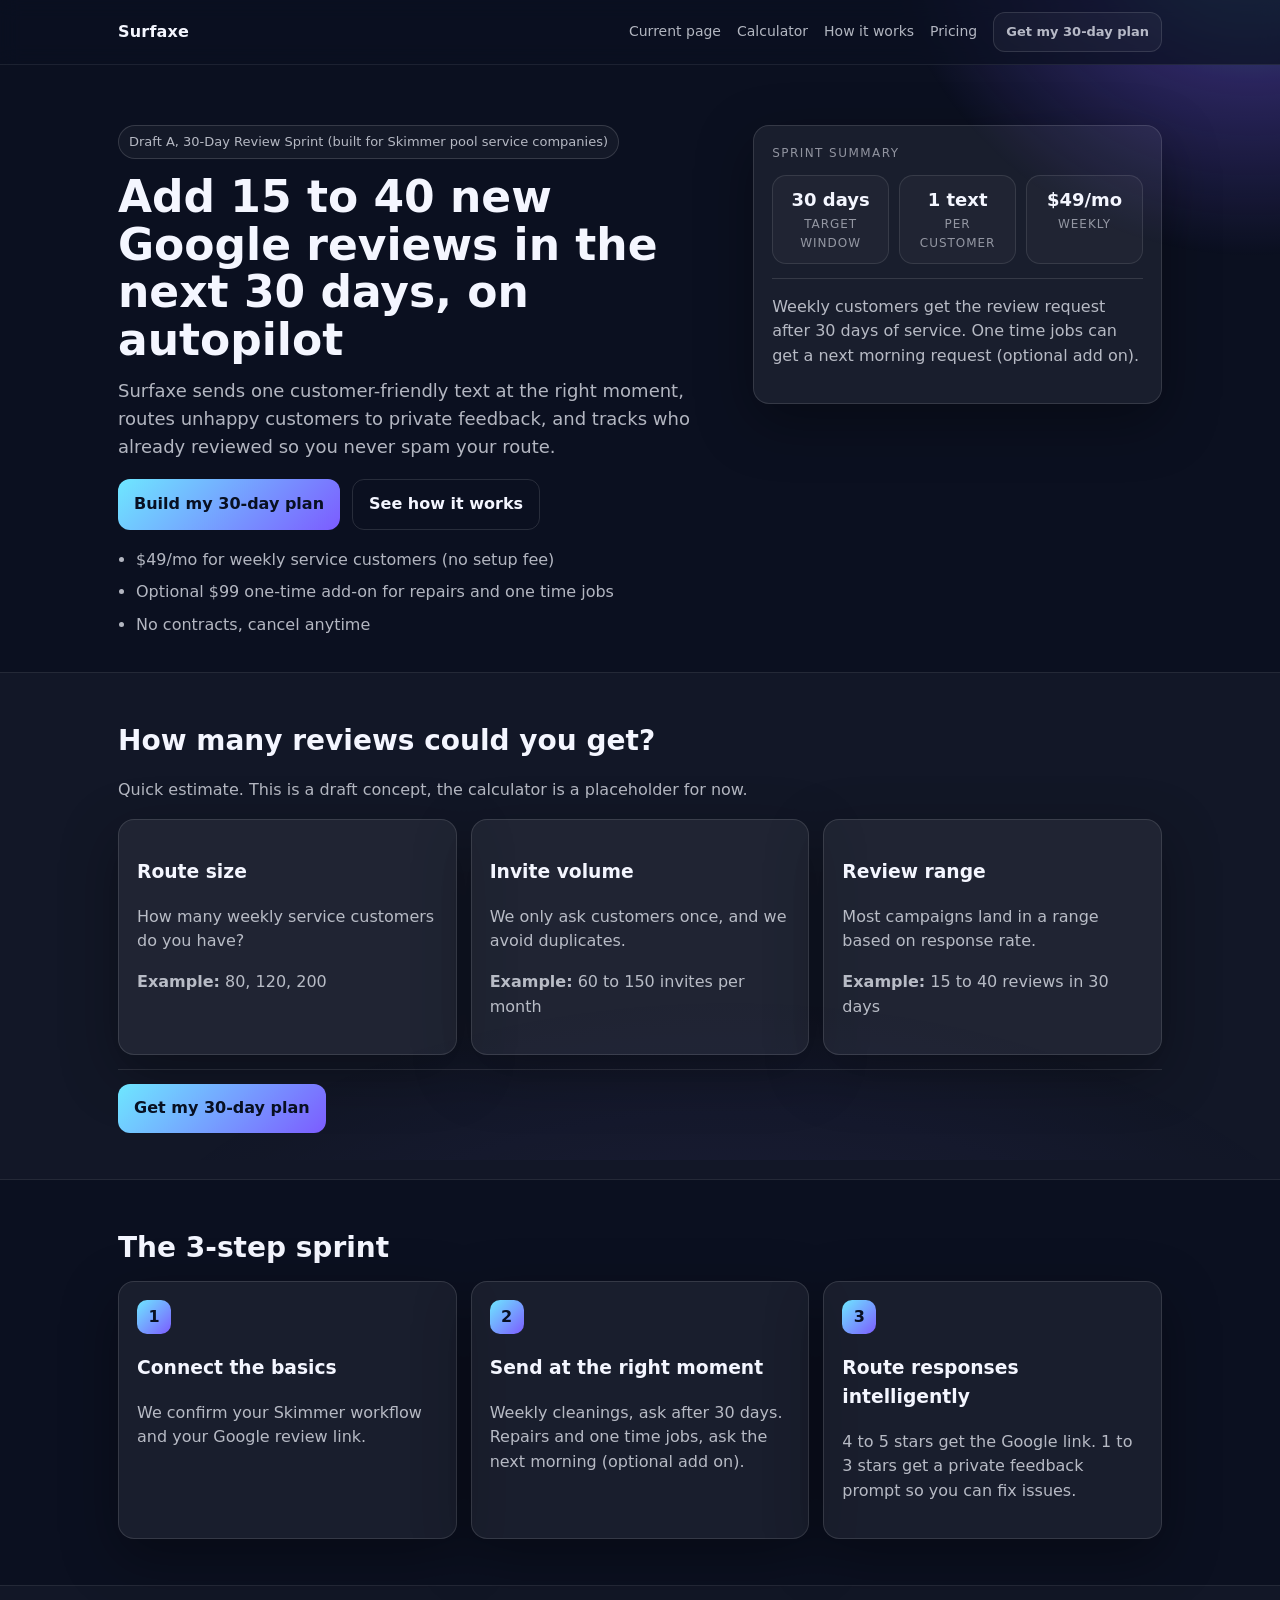
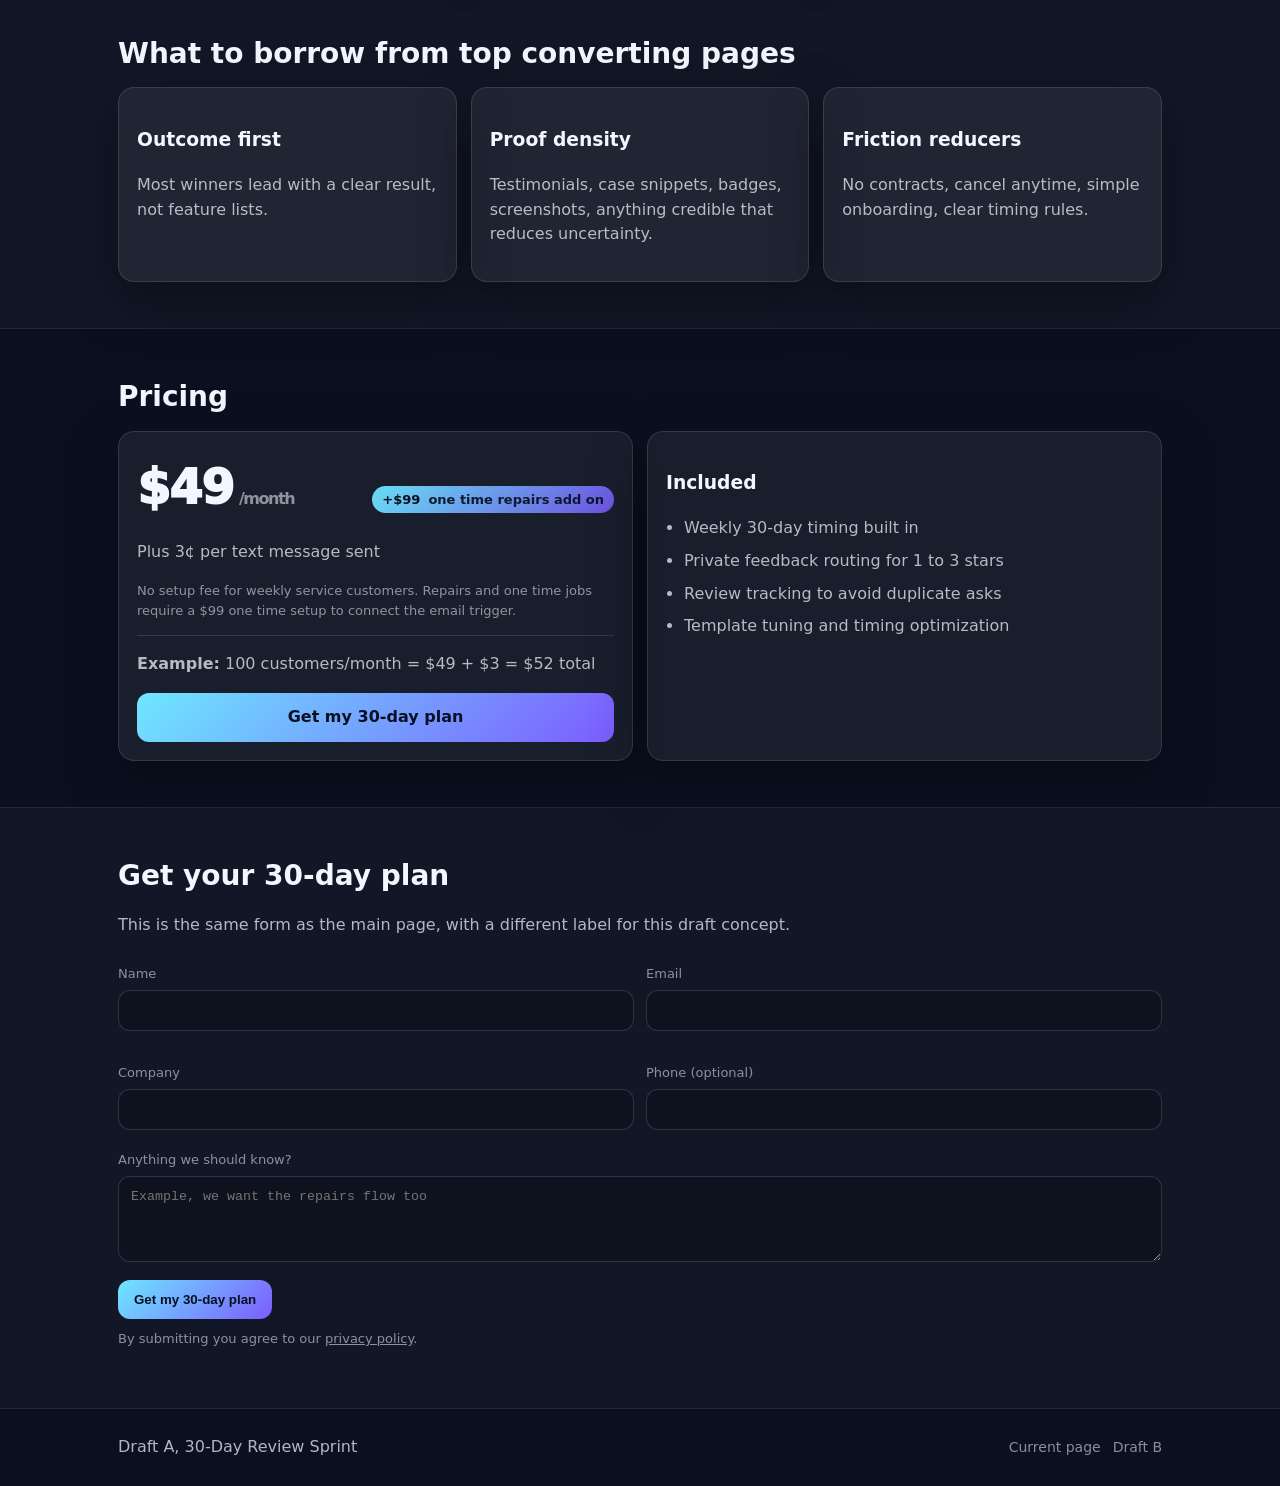
<file: draft-sprint.html>
<!doctype html>
<html lang="en">
<head>
  <meta charset="utf-8" />
  <meta name="viewport" content="width=device-width, initial-scale=1" />
  <title>Surfaxe | Draft A (30-Day Review Sprint)</title>
  <meta name="description" content="Draft landing page concept, 30-Day Review Sprint outcome-first framing for Surfaxe." />
  <link rel="stylesheet" href="styles.css" />
</head>
<body>
  <header class="topbar">
    <div class="container topbar-inner">
      <div class="brand">Surfaxe</div>
      <nav class="topnav" aria-label="Primary">
        <a href="index.html">Current page</a>
        <a href="#calculator">Calculator</a>
        <a href="#how">How it works</a>
        <a href="#pricing">Pricing</a>
        <a href="#get-started" class="btn small">Get my 30-day plan</a>
      </nav>
    </div>
  </header>

  <main>
    <section class="hero">
      <div class="container hero-grid">
        <div>
          <div class="tag">Draft A, 30-Day Review Sprint (built for Skimmer pool service companies)</div>
          <h1>Add 15 to 40 new Google reviews in the next 30 days, on autopilot</h1>
          <p class="lead">Surfaxe sends one customer-friendly text at the right moment, routes unhappy customers to private feedback, and tracks who already reviewed so you never spam your route.</p>

          <div class="cta-row">
            <a class="btn primary" href="#calculator">Build my 30-day plan</a>
            <a class="btn ghost" href="#how">See how it works</a>
          </div>

          <ul class="bullets">
            <li>$49/mo for weekly service customers (no setup fee)</li>
            <li>Optional $99 one-time add-on for repairs and one time jobs</li>
            <li>No contracts, cancel anytime</li>
          </ul>
        </div>

        <div class="card hero-card" aria-label="Sprint summary">
          <div class="kicker">Sprint summary</div>
          <div class="hero-metrics">
            <div class="metric">
              <div class="metric-value">30 days</div>
              <div class="metric-label">target window</div>
            </div>
            <div class="metric">
              <div class="metric-value">1 text</div>
              <div class="metric-label">per customer</div>
            </div>
            <div class="metric">
              <div class="metric-value">$49/mo</div>
              <div class="metric-label">weekly</div>
            </div>
          </div>
          <div class="divider"></div>
          <p class="muted">Weekly customers get the review request after 30 days of service. One time jobs can get a next morning request (optional add on).</p>
        </div>
      </div>
    </section>

    <section id="calculator" class="section alt">
      <div class="container">
        <h2>How many reviews could you get?</h2>
        <p class="muted">Quick estimate. This is a draft concept, the calculator is a placeholder for now.</p>

        <div class="grid-3">
          <div class="card">
            <h3>Route size</h3>
            <p class="muted">How many weekly service customers do you have?</p>
            <p class="muted"><strong>Example:</strong> 80, 120, 200</p>
          </div>
          <div class="card">
            <h3>Invite volume</h3>
            <p class="muted">We only ask customers once, and we avoid duplicates.</p>
            <p class="muted"><strong>Example:</strong> 60 to 150 invites per month</p>
          </div>
          <div class="card">
            <h3>Review range</h3>
            <p class="muted">Most campaigns land in a range based on response rate.</p>
            <p class="muted"><strong>Example:</strong> 15 to 40 reviews in 30 days</p>
          </div>
        </div>

        <div class="divider"></div>
        <a class="btn primary" href="#get-started">Get my 30-day plan</a>
      </div>
    </section>

    <section id="how" class="section">
      <div class="container">
        <h2>The 3-step sprint</h2>
        <div class="grid-3">
          <div class="card">
            <div class="step-row"><div class="step">1</div></div>
            <h3>Connect the basics</h3>
            <p class="muted">We confirm your Skimmer workflow and your Google review link.</p>
          </div>
          <div class="card">
            <div class="step-row"><div class="step">2</div></div>
            <h3>Send at the right moment</h3>
            <p class="muted">Weekly cleanings, ask after 30 days. Repairs and one time jobs, ask the next morning (optional add on).</p>
          </div>
          <div class="card">
            <div class="step-row"><div class="step">3</div></div>
            <h3>Route responses intelligently</h3>
            <p class="muted">4 to 5 stars get the Google link. 1 to 3 stars get a private feedback prompt so you can fix issues.</p>
          </div>
        </div>
      </div>
    </section>

    <section class="section alt">
      <div class="container">
        <h2>What to borrow from top converting pages</h2>
        <div class="grid-3">
          <div class="card">
            <h3>Outcome first</h3>
            <p class="muted">Most winners lead with a clear result, not feature lists.</p>
          </div>
          <div class="card">
            <h3>Proof density</h3>
            <p class="muted">Testimonials, case snippets, badges, screenshots, anything credible that reduces uncertainty.</p>
          </div>
          <div class="card">
            <h3>Friction reducers</h3>
            <p class="muted">No contracts, cancel anytime, simple onboarding, clear timing rules.</p>
          </div>
        </div>
      </div>
    </section>

    <section id="pricing" class="section">
      <div class="container">
        <h2>Pricing</h2>
        <div class="pricing">
          <div class="card price-card">
            <div class="price-row">
              <div class="price">$49<span>/month</span></div>
              <div class="addon-pill" aria-label="Repairs add on">
                <span class="addon-strong">+$99</span>
                <span class="addon-muted">one time repairs add on</span>
              </div>
            </div>
            <p class="muted">Plus 3¢ per text message sent</p>
            <p class="fineprint">No setup fee for weekly service customers. Repairs and one time jobs require a $99 one time setup to connect the email trigger.</p>
            <div class="divider"></div>
            <p class="muted"><strong>Example:</strong> 100 customers/month = $49 + $3 = $52 total</p>
            <a class="btn primary block" href="#get-started">Get my 30-day plan</a>
          </div>

          <div class="card">
            <h3>Included</h3>
            <ul class="bullets">
              <li>Weekly 30-day timing built in</li>
              <li>Private feedback routing for 1 to 3 stars</li>
              <li>Review tracking to avoid duplicate asks</li>
              <li>Template tuning and timing optimization</li>
            </ul>
          </div>
        </div>
      </div>
    </section>

    <section id="get-started" class="section alt">
      <div class="container">
        <h2>Get your 30-day plan</h2>
        <p class="muted">This is the same form as the main page, with a different label for this draft concept.</p>

        <form class="form" name="get-started" method="POST" data-netlify="true" action="/thanks.html">
          <input type="hidden" name="form-name" value="get-started" />
          <div class="form-grid">
            <label>
              <span>Name</span>
              <input name="name" autocomplete="name" required />
            </label>
            <label>
              <span>Email</span>
              <input name="email" type="email" autocomplete="email" required />
            </label>
            <label>
              <span>Company</span>
              <input name="company" autocomplete="organization" />
            </label>
            <label>
              <span>Phone (optional)</span>
              <input name="phone" autocomplete="tel" />
            </label>
          </div>
          <label>
            <span>Anything we should know?</span>
            <textarea name="message" rows="4" placeholder="Example, we want the repairs flow too"></textarea>
          </label>
          <button class="btn primary" type="submit">Get my 30-day plan</button>
          <p class="fineprint">By submitting you agree to our <a href="privacy.html">privacy policy</a>.</p>
        </form>
      </div>
    </section>

    <footer class="footer">
      <div class="container footer-inner">
        <div class="muted">Draft A, 30-Day Review Sprint</div>
        <div class="footer-links">
          <a href="index.html">Current page</a>
          <a href="draft-protect.html">Draft B</a>
        </div>
      </div>
    </footer>
  </main>

  <script>
    // no-op
  </script>

  <div class="mobile-cta" aria-hidden="false">
    <a class="btn primary block" href="#get-started">Get my 30-day plan</a>
  </div>
</body>
</html>
</file>
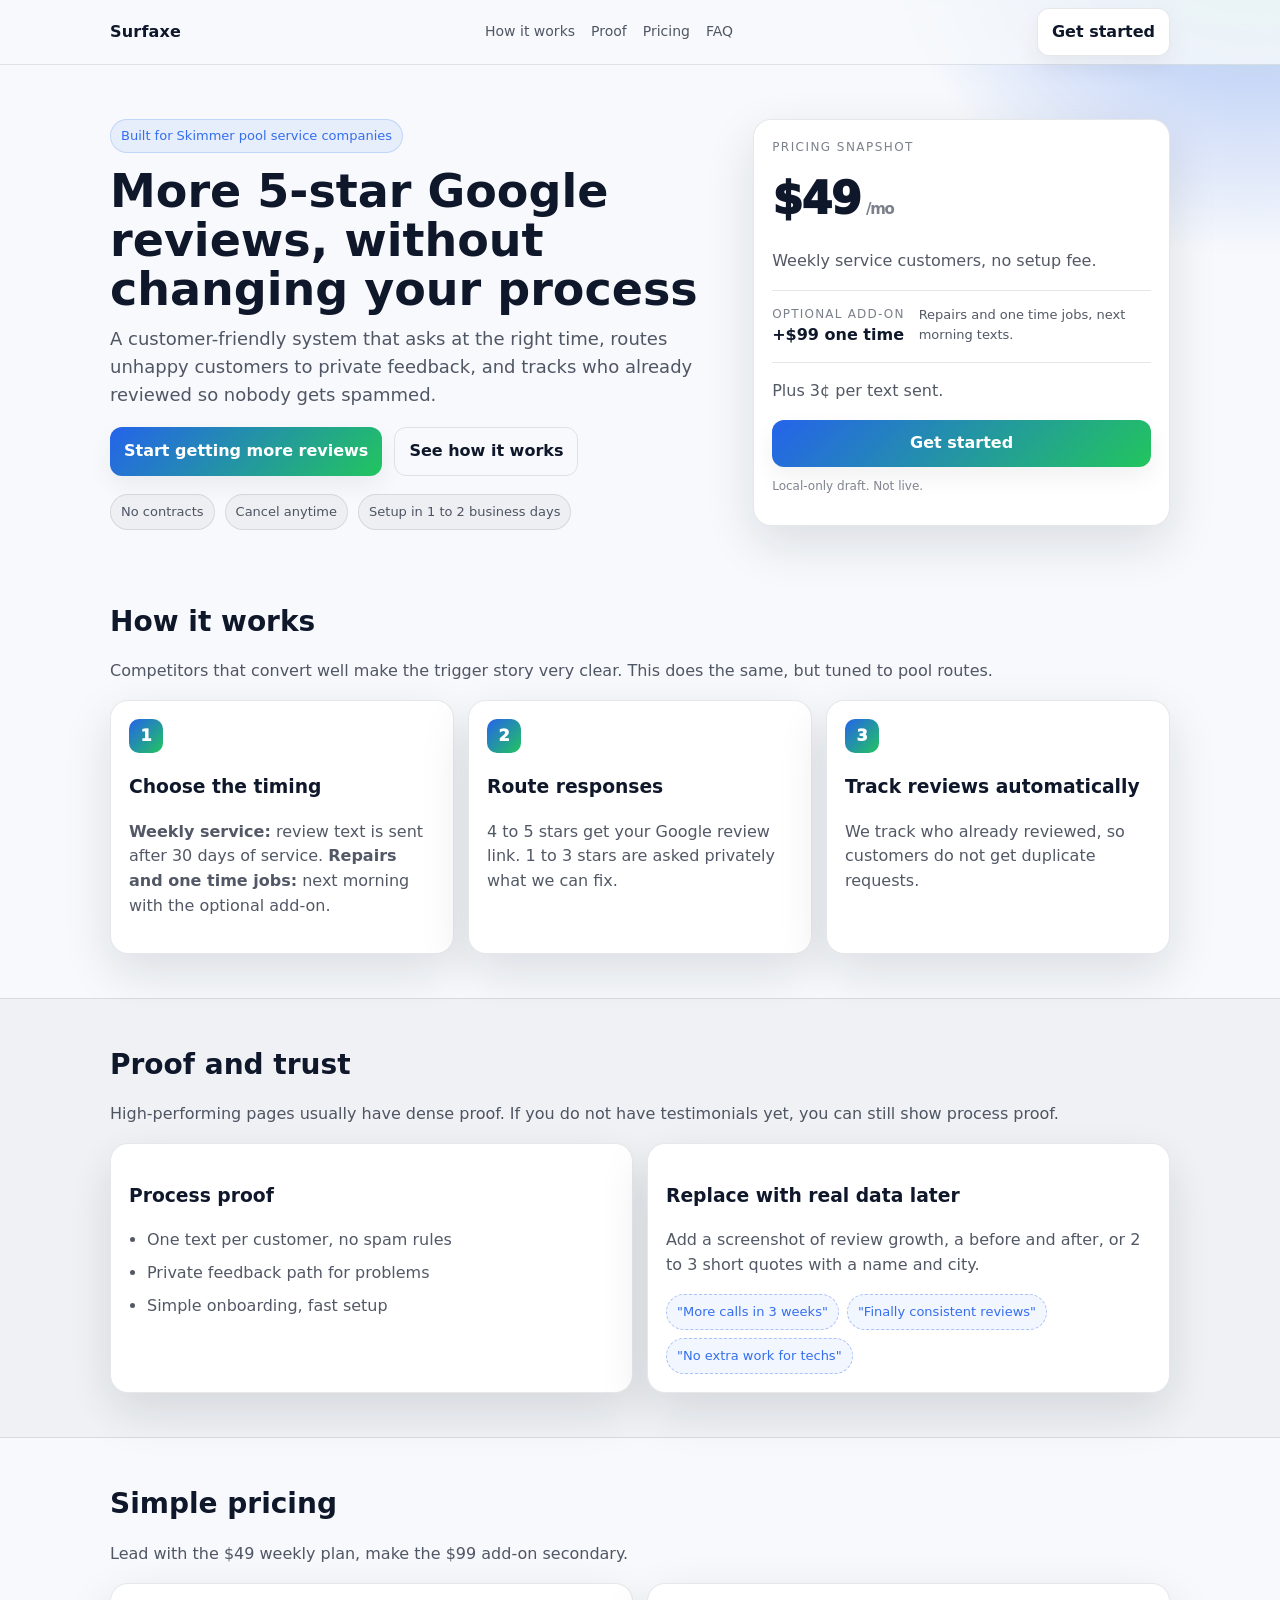
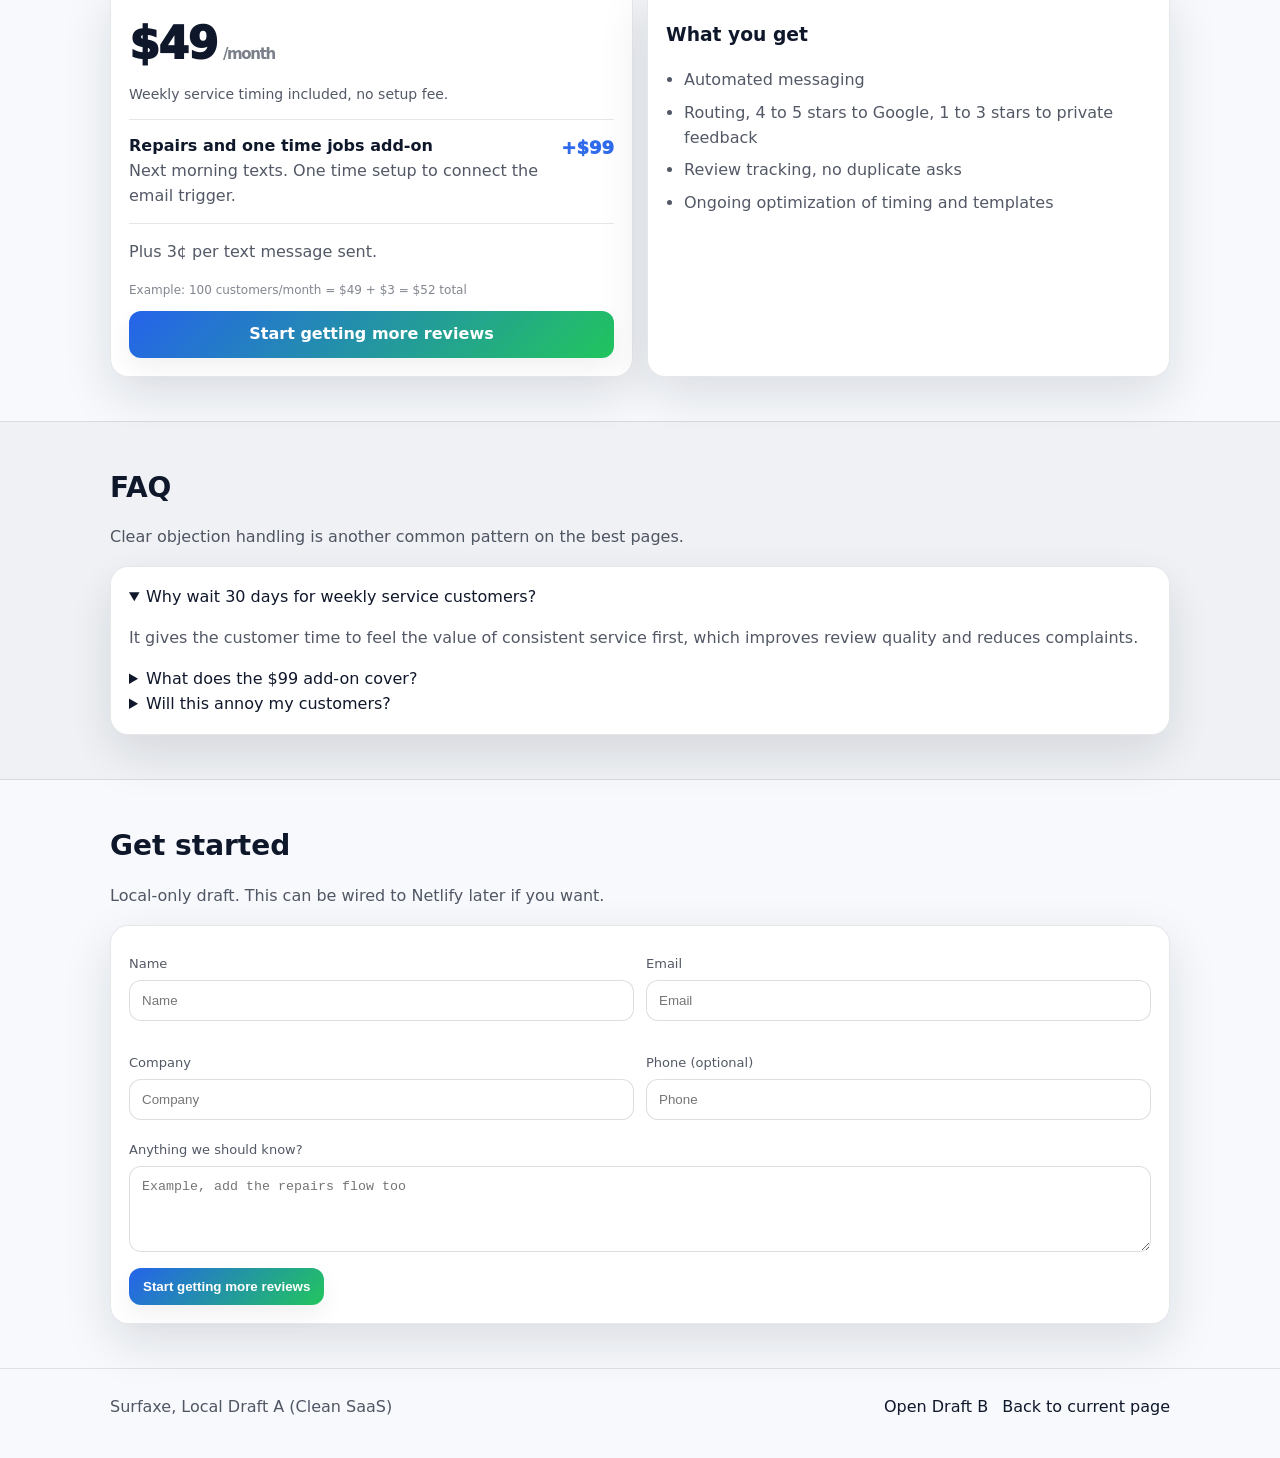
<file: local-draft-a-saas.html>
<!doctype html>
<html lang="en">
<head>
  <meta charset="utf-8" />
  <meta name="viewport" content="width=device-width, initial-scale=1" />
  <title>Surfaxe | Local Draft A (Clean SaaS)</title>
  <meta name="description" content="Local-only visual draft. Clean, light, proof-heavy SaaS layout inspired by top converting review platforms." />
  <link rel="stylesheet" href="local-draft-a-saas.css" />
</head>
<body>
  <header class="nav">
    <div class="wrap nav-inner">
      <div class="logo">Surfaxe</div>
      <nav class="links" aria-label="Primary">
        <a href="#how">How it works</a>
        <a href="#proof">Proof</a>
        <a href="#pricing">Pricing</a>
        <a href="#faq">FAQ</a>
      </nav>
      <a class="btn" href="#get-started">Get started</a>
    </div>
  </header>

  <main>
    <section class="hero">
      <div class="wrap hero-grid">
        <div>
          <div class="pill">Built for Skimmer pool service companies</div>
          <h1>More 5-star Google reviews, without changing your process</h1>
          <p class="sub">A customer-friendly system that asks at the right time, routes unhappy customers to private feedback, and tracks who already reviewed so nobody gets spammed.</p>

          <div class="cta">
            <a class="btn primary" href="#get-started">Start getting more reviews</a>
            <a class="btn ghost" href="#how">See how it works</a>
          </div>

          <div class="badges" aria-label="Friction reducers">
            <div class="badge">No contracts</div>
            <div class="badge">Cancel anytime</div>
            <div class="badge">Setup in 1 to 2 business days</div>
          </div>
        </div>

        <aside class="card">
          <div class="card-kicker">Pricing snapshot</div>
          <div class="price">$49<span>/mo</span></div>
          <p class="muted">Weekly service customers, no setup fee.</p>
          <div class="line"></div>
          <div class="row">
            <div>
              <div class="row-label">Optional add-on</div>
              <div class="row-strong">+$99 one time</div>
            </div>
            <div class="row-note">Repairs and one time jobs, next morning texts.</div>
          </div>
          <div class="line"></div>
          <p class="muted">Plus 3¢ per text sent.</p>
          <a class="btn primary block" href="#get-started">Get started</a>
          <p class="tiny">Local-only draft. Not live.</p>
        </aside>
      </div>
    </section>

    <section id="how" class="section">
      <div class="wrap">
        <div class="head">
          <h2>How it works</h2>
          <p class="muted">Competitors that convert well make the trigger story very clear. This does the same, but tuned to pool routes.</p>
        </div>

        <div class="steps">
          <div class="step">
            <div class="num">1</div>
            <h3>Choose the timing</h3>
            <p class="muted"><strong>Weekly service:</strong> review text is sent after 30 days of service. <strong>Repairs and one time jobs:</strong> next morning with the optional add-on.</p>
          </div>
          <div class="step">
            <div class="num">2</div>
            <h3>Route responses</h3>
            <p class="muted">4 to 5 stars get your Google review link. 1 to 3 stars are asked privately what we can fix.</p>
          </div>
          <div class="step">
            <div class="num">3</div>
            <h3>Track reviews automatically</h3>
            <p class="muted">We track who already reviewed, so customers do not get duplicate requests.</p>
          </div>
        </div>
      </div>
    </section>

    <section id="proof" class="section alt">
      <div class="wrap">
        <div class="head">
          <h2>Proof and trust</h2>
          <p class="muted">High-performing pages usually have dense proof. If you do not have testimonials yet, you can still show process proof.</p>
        </div>

        <div class="proof-grid">
          <div class="card">
            <h3>Process proof</h3>
            <ul class="list">
              <li>One text per customer, no spam rules</li>
              <li>Private feedback path for problems</li>
              <li>Simple onboarding, fast setup</li>
            </ul>
          </div>
          <div class="card">
            <h3>Replace with real data later</h3>
            <p class="muted">Add a screenshot of review growth, a before and after, or 2 to 3 short quotes with a name and city.</p>
            <div class="chips">
              <span class="chip">"More calls in 3 weeks"</span>
              <span class="chip">"Finally consistent reviews"</span>
              <span class="chip">"No extra work for techs"</span>
            </div>
          </div>
        </div>
      </div>
    </section>

    <section id="pricing" class="section">
      <div class="wrap">
        <div class="head">
          <h2>Simple pricing</h2>
          <p class="muted">Lead with the $49 weekly plan, make the $99 add-on secondary.</p>
        </div>

        <div class="pricing">
          <div class="card price-card">
            <div class="price">$49<span>/month</span></div>
            <div class="mini">Weekly service timing included, no setup fee.</div>

            <div class="line"></div>

            <div class="addon">
              <div>
                <div class="addon-title">Repairs and one time jobs add-on</div>
                <div class="addon-sub muted">Next morning texts. One time setup to connect the email trigger.</div>
              </div>
              <div class="addon-price">+$99</div>
            </div>

            <div class="line"></div>

            <p class="muted">Plus 3¢ per text message sent.</p>
            <p class="tiny">Example: 100 customers/month = $49 + $3 = $52 total</p>
            <a class="btn primary block" href="#get-started">Start getting more reviews</a>
          </div>

          <div class="card">
            <h3>What you get</h3>
            <ul class="list">
              <li>Automated messaging</li>
              <li>Routing, 4 to 5 stars to Google, 1 to 3 stars to private feedback</li>
              <li>Review tracking, no duplicate asks</li>
              <li>Ongoing optimization of timing and templates</li>
            </ul>
          </div>
        </div>
      </div>
    </section>

    <section id="faq" class="section alt">
      <div class="wrap">
        <div class="head">
          <h2>FAQ</h2>
          <p class="muted">Clear objection handling is another common pattern on the best pages.</p>
        </div>

        <div class="card">
          <details open>
            <summary>Why wait 30 days for weekly service customers?</summary>
            <p class="muted">It gives the customer time to feel the value of consistent service first, which improves review quality and reduces complaints.</p>
          </details>
          <details>
            <summary>What does the $99 add-on cover?</summary>
            <p class="muted">It is a one time setup to connect the repairs and one time jobs trigger, so the review text goes out the following morning. Monthly stays $49.</p>
          </details>
          <details>
            <summary>Will this annoy my customers?</summary>
            <p class="muted">No. We send one request at a sensible time, and we track reviewers so nobody gets asked twice.</p>
          </details>
        </div>
      </div>
    </section>

    <section id="get-started" class="section">
      <div class="wrap">
        <div class="head">
          <h2>Get started</h2>
          <p class="muted">Local-only draft. This can be wired to Netlify later if you want.</p>
        </div>

        <form class="form">
          <div class="grid">
            <label>Name
              <input placeholder="Name" />
            </label>
            <label>Email
              <input placeholder="Email" />
            </label>
            <label>Company
              <input placeholder="Company" />
            </label>
            <label>Phone (optional)
              <input placeholder="Phone" />
            </label>
          </div>
          <label>Anything we should know?
            <textarea rows="4" placeholder="Example, add the repairs flow too"></textarea>
          </label>
          <button class="btn primary" type="button">Start getting more reviews</button>
        </form>
      </div>
    </section>

    <footer class="foot">
      <div class="wrap foot-inner">
        <div class="muted">Surfaxe, Local Draft A (Clean SaaS)</div>
        <div class="foot-links">
          <a href="local-draft-b-bold.html">Open Draft B</a>
          <a href="index.html">Back to current page</a>
        </div>
      </div>
    </footer>
  </main>
</body>
</html>
</file>
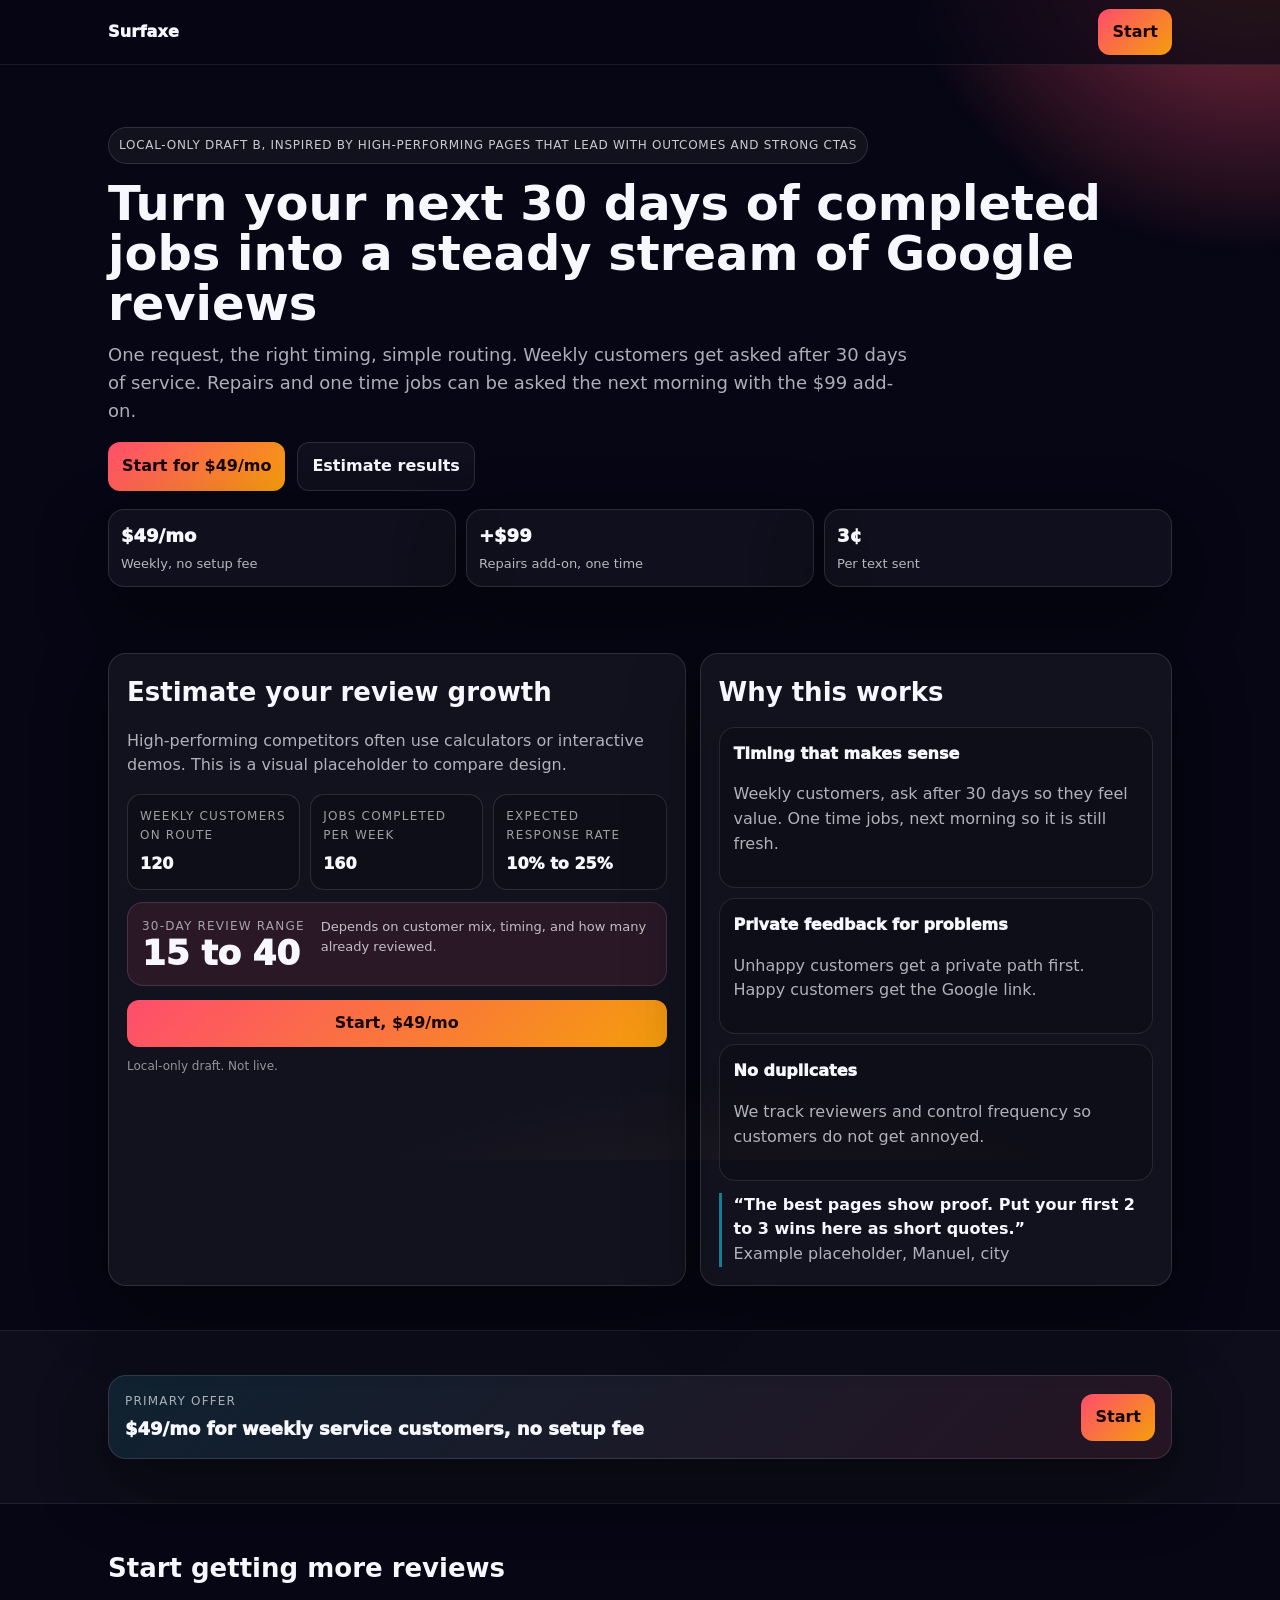
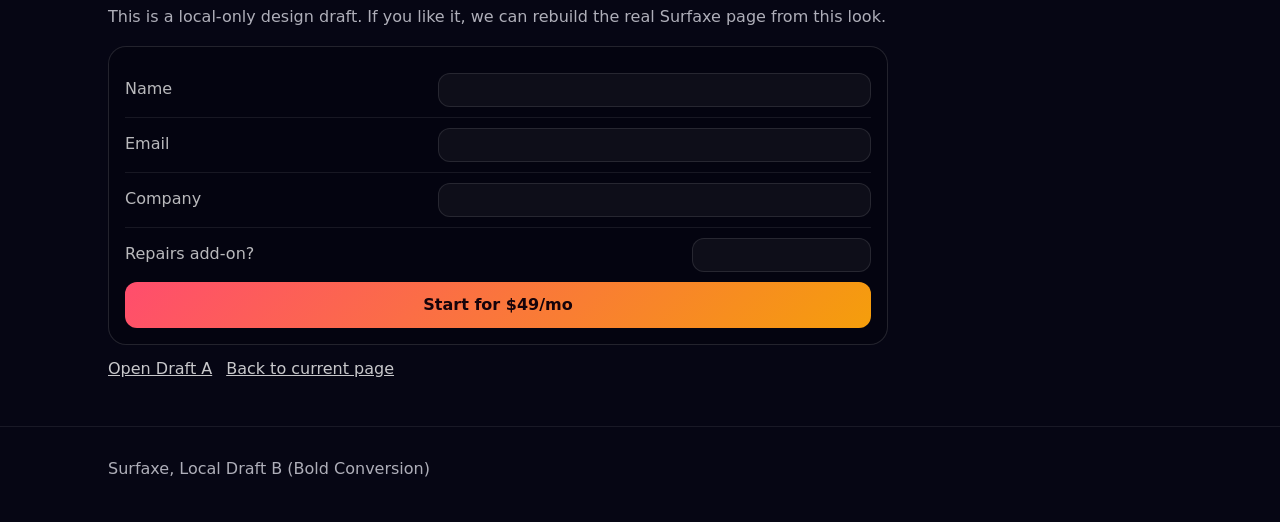
<file: local-draft-b-bold.html>
<!doctype html>
<html lang="en">
<head>
  <meta charset="utf-8" />
  <meta name="viewport" content="width=device-width, initial-scale=1" />
  <title>Surfaxe | Local Draft B (Bold Conversion)</title>
  <meta name="description" content="Local-only visual draft. Bold, conversion-first design with calculator style blocks and heavy CTA repetition." />
  <link rel="stylesheet" href="local-draft-b-bold.css" />
</head>
<body>
  <header class="bar">
    <div class="wrap bar-inner">
      <div class="brand">Surfaxe</div>
      <div class="bar-cta">
        <a class="btn primary" href="#start">Start</a>
      </div>
    </div>
  </header>

  <main>
    <section class="hero">
      <div class="wrap">
        <div class="hero-top">
          <div class="stamp">Local-only Draft B, inspired by high-performing pages that lead with outcomes and strong CTAs</div>
          <h1>Turn your next 30 days of completed jobs into a steady stream of Google reviews</h1>
          <p class="lead">One request, the right timing, simple routing. Weekly customers get asked after 30 days of service. Repairs and one time jobs can be asked the next morning with the $99 add-on.</p>

          <div class="cta">
            <a class="btn primary" href="#start">Start for $49/mo</a>
            <a class="btn" href="#calc">Estimate results</a>
          </div>

          <div class="strip">
            <div class="strip-item"><div class="k">$49/mo</div><div class="s">Weekly, no setup fee</div></div>
            <div class="strip-item"><div class="k">+$99</div><div class="s">Repairs add-on, one time</div></div>
            <div class="strip-item"><div class="k">3¢</div><div class="s">Per text sent</div></div>
          </div>
        </div>
      </div>
    </section>

    <section id="calc" class="section">
      <div class="wrap">
        <div class="grid">
          <div class="panel">
            <h2>Estimate your review growth</h2>
            <p class="muted">High-performing competitors often use calculators or interactive demos. This is a visual placeholder to compare design.</p>

            <div class="inputs">
              <div class="in">
                <div class="lbl">Weekly customers on route</div>
                <div class="fake">120</div>
              </div>
              <div class="in">
                <div class="lbl">Jobs completed per week</div>
                <div class="fake">160</div>
              </div>
              <div class="in">
                <div class="lbl">Expected response rate</div>
                <div class="fake">10% to 25%</div>
              </div>
            </div>

            <div class="result">
              <div>
                <div class="lbl">30-day review range</div>
                <div class="big">15&nbsp;to&nbsp;40</div>
              </div>
              <div class="hint">Depends on customer mix, timing, and how many already reviewed.</div>
            </div>

            <a class="btn primary block" href="#start">Start, $49/mo</a>
            <p class="tiny">Local-only draft. Not live.</p>
          </div>

          <div class="panel">
            <h2>Why this works</h2>
            <div class="tiles">
              <div class="tile">
                <div class="t">Timing that makes sense</div>
                <p class="muted">Weekly customers, ask after 30 days so they feel value. One time jobs, next morning so it is still fresh.</p>
              </div>
              <div class="tile">
                <div class="t">Private feedback for problems</div>
                <p class="muted">Unhappy customers get a private path first. Happy customers get the Google link.</p>
              </div>
              <div class="tile">
                <div class="t">No duplicates</div>
                <p class="muted">We track reviewers and control frequency so customers do not get annoyed.</p>
              </div>
            </div>

            <div class="quote">
              <div class="q">“The best pages show proof. Put your first 2 to 3 wins here as short quotes.”</div>
              <div class="muted">Example placeholder, Manuel, city</div>
            </div>
          </div>
        </div>
      </div>
    </section>

    <section class="section alt">
      <div class="wrap">
        <div class="banner">
          <div>
            <div class="b-h">Primary offer</div>
            <div class="b-p">$49/mo for weekly service customers, no setup fee</div>
          </div>
          <a class="btn primary" href="#start">Start</a>
        </div>
      </div>
    </section>

    <section id="start" class="section">
      <div class="wrap">
        <div class="start">
          <h2>Start getting more reviews</h2>
          <p class="muted">This is a local-only design draft. If you like it, we can rebuild the real Surfaxe page from this look.</p>
          <div class="form">
            <div class="r">
              <div class="f">Name</div>
              <div class="box"></div>
            </div>
            <div class="r">
              <div class="f">Email</div>
              <div class="box"></div>
            </div>
            <div class="r">
              <div class="f">Company</div>
              <div class="box"></div>
            </div>
            <div class="r">
              <div class="f">Repairs add-on?</div>
              <div class="box small"></div>
            </div>
            <a class="btn primary block" href="#">Start for $49/mo</a>
          </div>

          <div class="links">
            <a href="local-draft-a-saas.html">Open Draft A</a>
            <a href="index.html">Back to current page</a>
          </div>
        </div>
      </div>
    </section>

    <footer class="foot">
      <div class="wrap foot-inner">
        <div class="muted">Surfaxe, Local Draft B (Bold Conversion)</div>
      </div>
    </footer>
  </main>
</body>
</html>
</file>
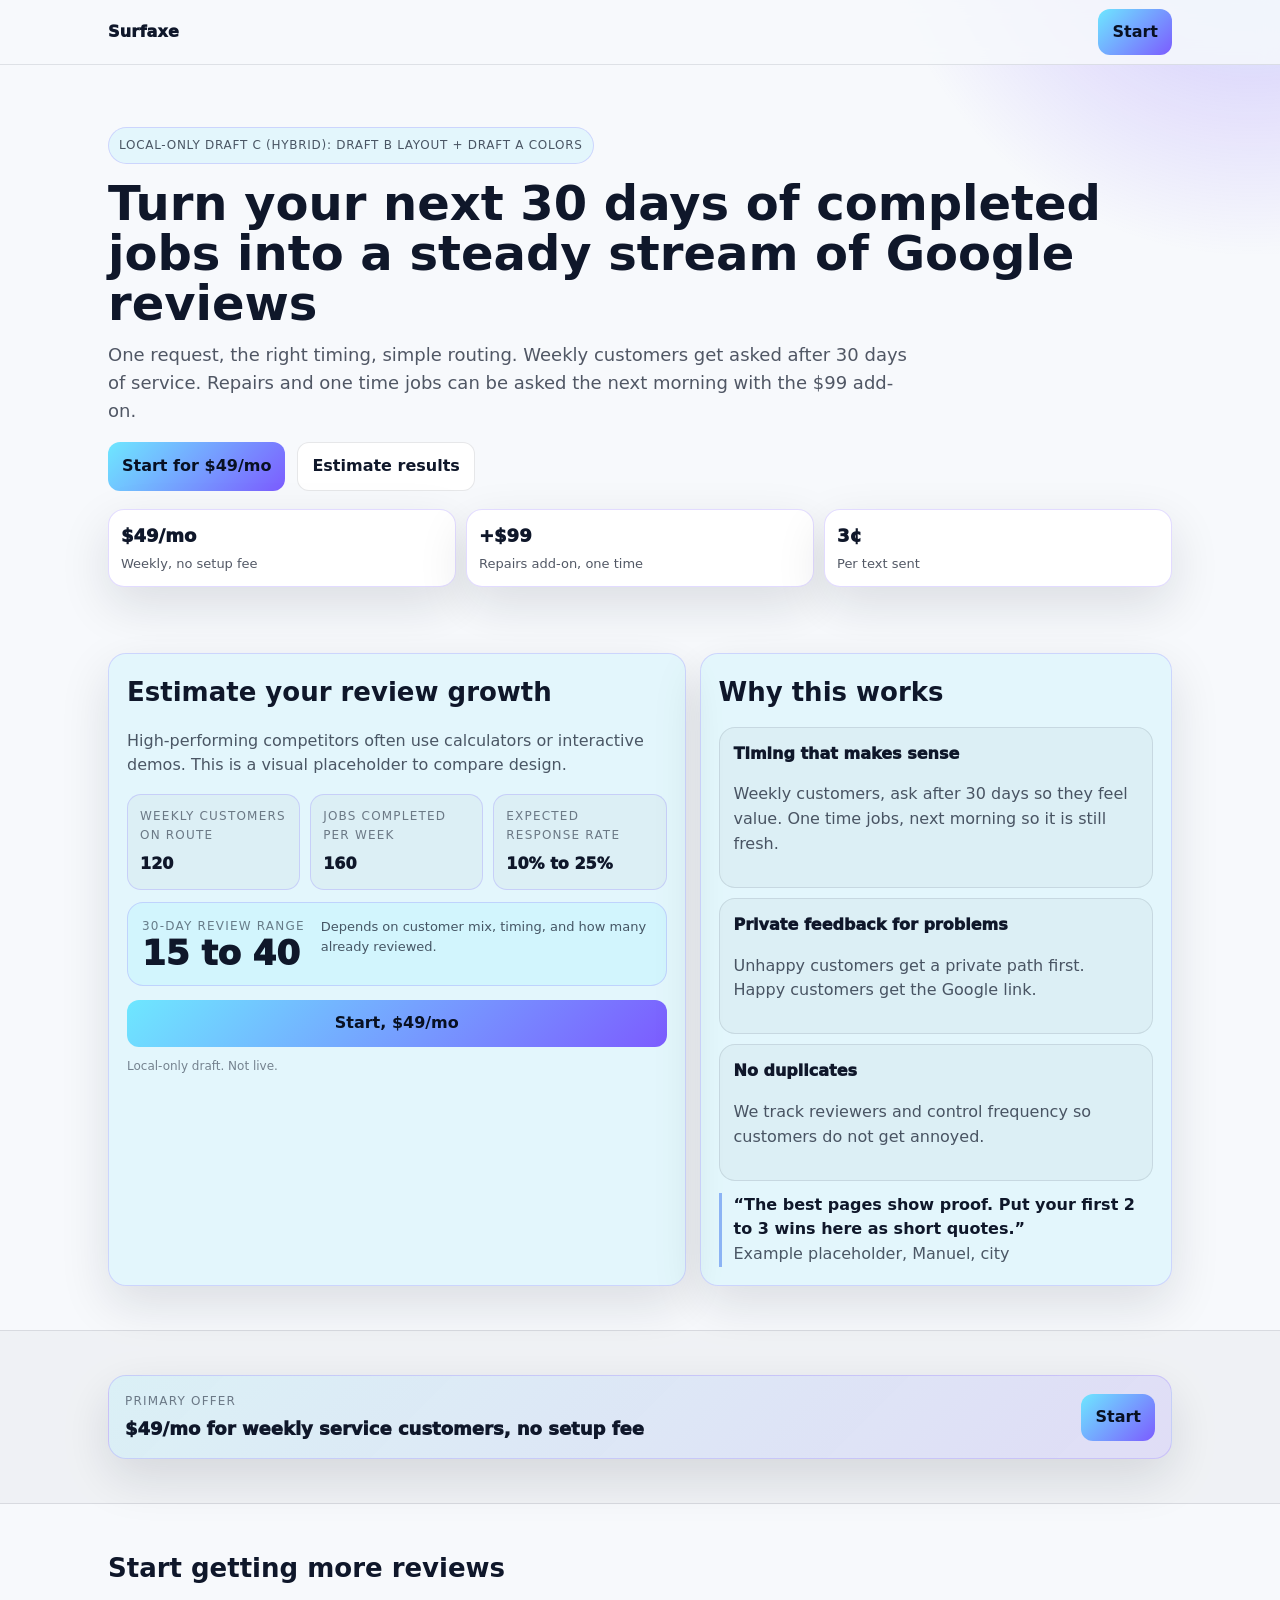
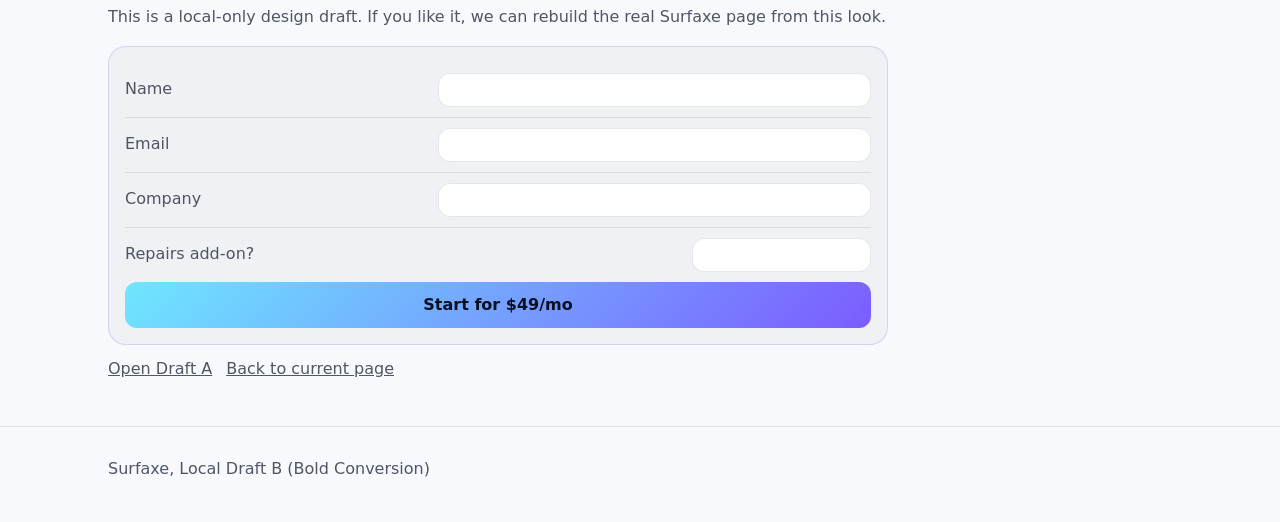
<file: local-draft-c-hybrid.html>
<!doctype html>
<html lang="en">
<head>
  <meta charset="utf-8" />
  <meta name="viewport" content="width=device-width, initial-scale=1" />
  <title>Surfaxe | Local Draft C (Hybrid)</title>
  <meta name="description" content="Local-only visual draft. Hybrid: Draft B layout/structure with Draft A color palette." />
  <link rel="stylesheet" href="local-draft-c-hybrid.css" />
</head>
<body>
  <header class="bar">
    <div class="wrap bar-inner">
      <div class="brand">Surfaxe</div>
      <div class="bar-cta">
        <a class="btn primary" href="#start">Start</a>
      </div>
    </div>
  </header>

  <main>
    <section class="hero">
      <div class="wrap">
        <div class="hero-top">
          <div class="stamp">Local-only Draft C (Hybrid): Draft B layout + Draft A colors</div>
          <h1>Turn your next 30 days of completed jobs into a steady stream of Google reviews</h1>
          <p class="lead">One request, the right timing, simple routing. Weekly customers get asked after 30 days of service. Repairs and one time jobs can be asked the next morning with the $99 add-on.</p>

          <div class="cta">
            <a class="btn primary" href="#start">Start for $49/mo</a>
            <a class="btn" href="#calc">Estimate results</a>
          </div>

          <div class="strip">
            <div class="strip-item"><div class="k">$49/mo</div><div class="s">Weekly, no setup fee</div></div>
            <div class="strip-item"><div class="k">+$99</div><div class="s">Repairs add-on, one time</div></div>
            <div class="strip-item"><div class="k">3¢</div><div class="s">Per text sent</div></div>
          </div>
        </div>
      </div>
    </section>

    <section id="calc" class="section">
      <div class="wrap">
        <div class="grid">
          <div class="panel">
            <h2>Estimate your review growth</h2>
            <p class="muted">High-performing competitors often use calculators or interactive demos. This is a visual placeholder to compare design.</p>

            <div class="inputs">
              <div class="in">
                <div class="lbl">Weekly customers on route</div>
                <div class="fake">120</div>
              </div>
              <div class="in">
                <div class="lbl">Jobs completed per week</div>
                <div class="fake">160</div>
              </div>
              <div class="in">
                <div class="lbl">Expected response rate</div>
                <div class="fake">10% to 25%</div>
              </div>
            </div>

            <div class="result">
              <div>
                <div class="lbl">30-day review range</div>
                <div class="big">15&nbsp;to&nbsp;40</div>
              </div>
              <div class="hint">Depends on customer mix, timing, and how many already reviewed.</div>
            </div>

            <a class="btn primary block" href="#start">Start, $49/mo</a>
            <p class="tiny">Local-only draft. Not live.</p>
          </div>

          <div class="panel">
            <h2>Why this works</h2>
            <div class="tiles">
              <div class="tile">
                <div class="t">Timing that makes sense</div>
                <p class="muted">Weekly customers, ask after 30 days so they feel value. One time jobs, next morning so it is still fresh.</p>
              </div>
              <div class="tile">
                <div class="t">Private feedback for problems</div>
                <p class="muted">Unhappy customers get a private path first. Happy customers get the Google link.</p>
              </div>
              <div class="tile">
                <div class="t">No duplicates</div>
                <p class="muted">We track reviewers and control frequency so customers do not get annoyed.</p>
              </div>
            </div>

            <div class="quote">
              <div class="q">“The best pages show proof. Put your first 2 to 3 wins here as short quotes.”</div>
              <div class="muted">Example placeholder, Manuel, city</div>
            </div>
          </div>
        </div>
      </div>
    </section>

    <section class="section alt">
      <div class="wrap">
        <div class="banner">
          <div>
            <div class="b-h">Primary offer</div>
            <div class="b-p">$49/mo for weekly service customers, no setup fee</div>
          </div>
          <a class="btn primary" href="#start">Start</a>
        </div>
      </div>
    </section>

    <section id="start" class="section">
      <div class="wrap">
        <div class="start">
          <h2>Start getting more reviews</h2>
          <p class="muted">This is a local-only design draft. If you like it, we can rebuild the real Surfaxe page from this look.</p>
          <div class="form">
            <div class="r">
              <div class="f">Name</div>
              <div class="box"></div>
            </div>
            <div class="r">
              <div class="f">Email</div>
              <div class="box"></div>
            </div>
            <div class="r">
              <div class="f">Company</div>
              <div class="box"></div>
            </div>
            <div class="r">
              <div class="f">Repairs add-on?</div>
              <div class="box small"></div>
            </div>
            <a class="btn primary block" href="#">Start for $49/mo</a>
          </div>

          <div class="links">
            <a href="local-draft-a-saas.html">Open Draft A</a>
            <a href="index.html">Back to current page</a>
          </div>
        </div>
      </div>
    </section>

    <footer class="foot">
      <div class="wrap foot-inner">
        <div class="muted">Surfaxe, Local Draft B (Bold Conversion)</div>
      </div>
    </footer>
  </main>
</body>
</html>
</file>
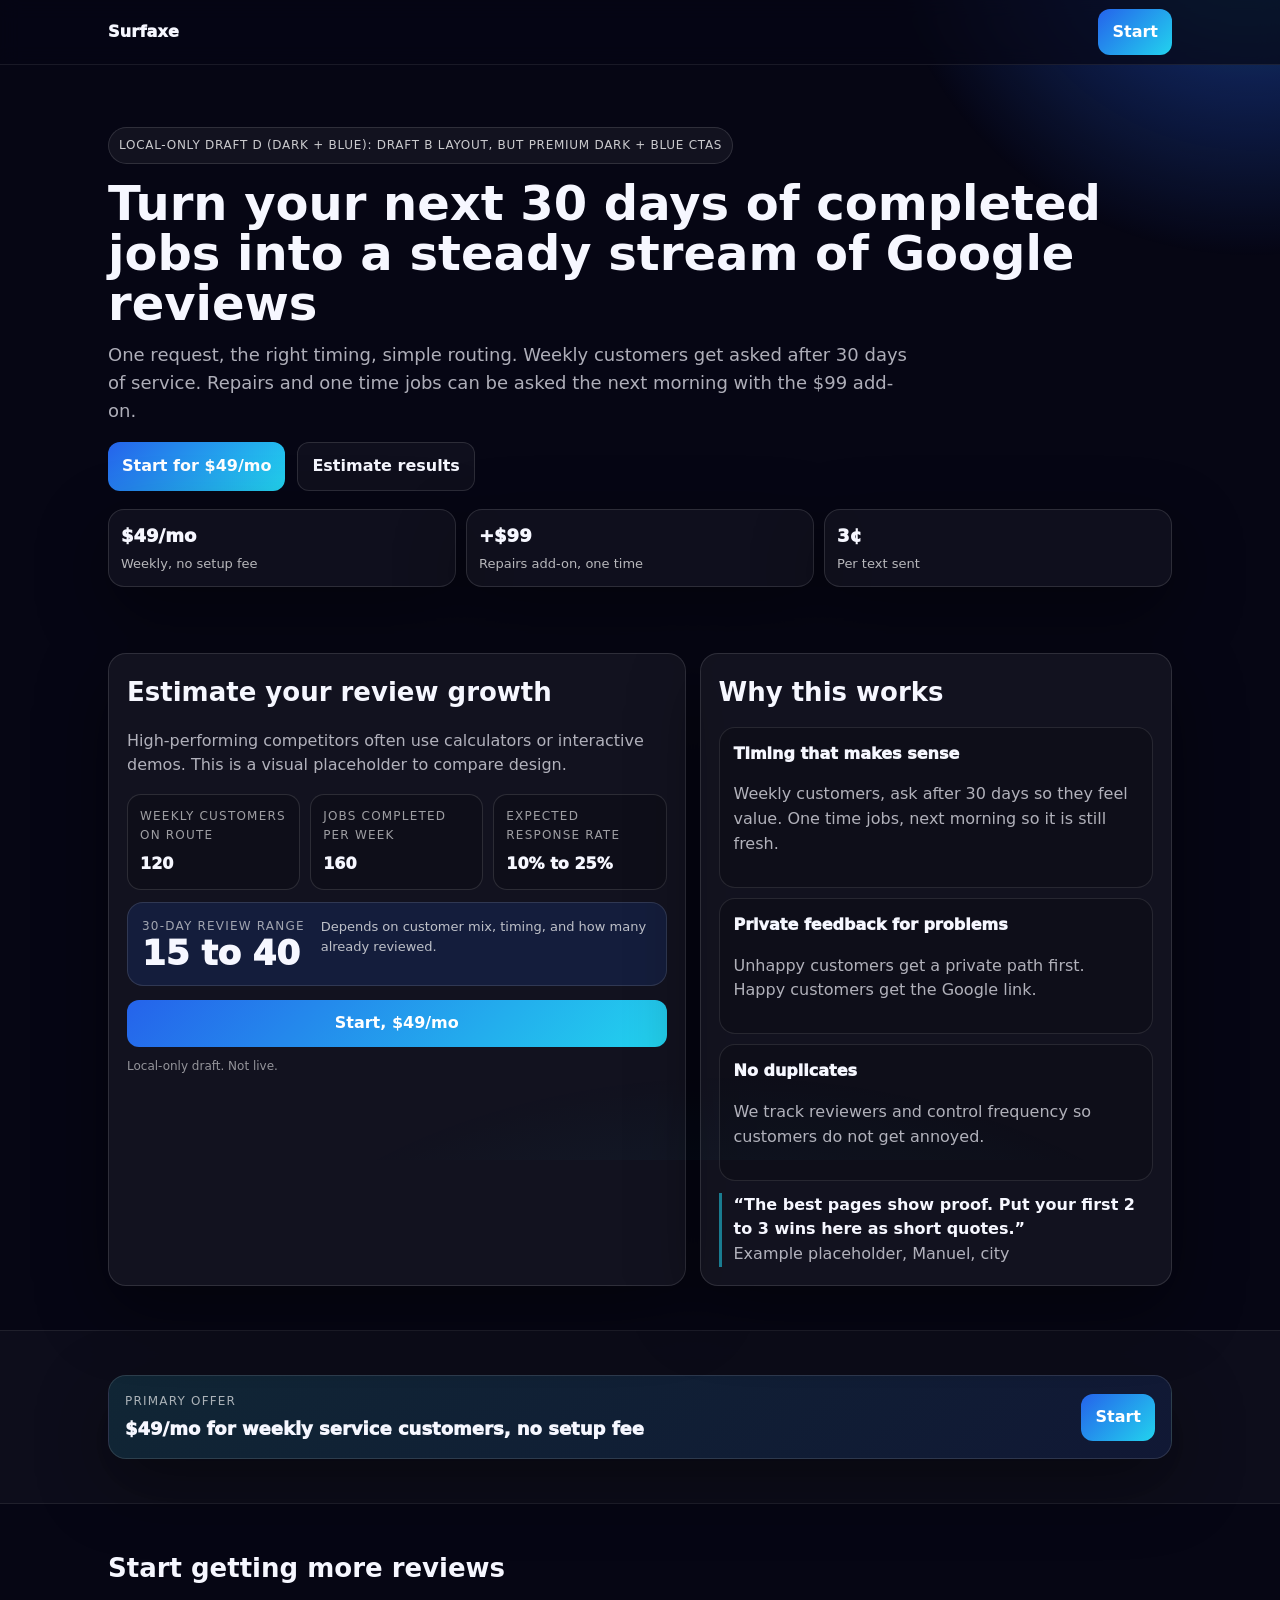
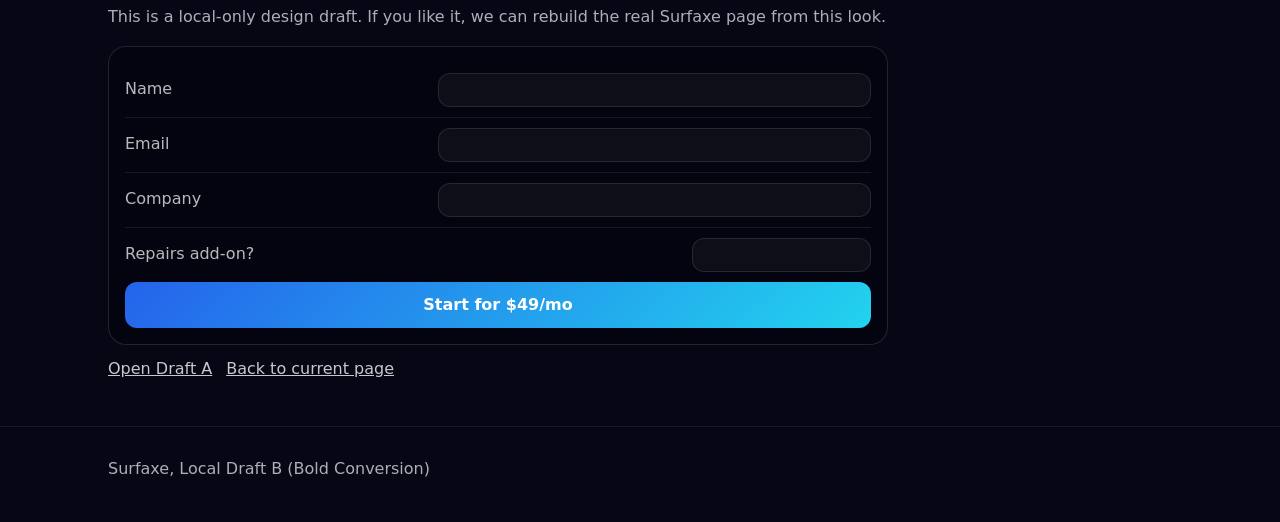
<file: local-draft-d-dark-blue.html>
<!doctype html>
<html lang="en">
<head>
  <meta charset="utf-8" />
  <meta name="viewport" content="width=device-width, initial-scale=1" />
  <title>Surfaxe | Local Draft D (Dark + Blue)</title>
  <meta name="description" content="Local-only visual draft. Draft B layout with a darker premium look and blue CTAs (less aggressive than pink/orange)." />
  <link rel="stylesheet" href="local-draft-d-dark-blue.css" />
</head>
<body>
  <header class="bar">
    <div class="wrap bar-inner">
      <div class="brand">Surfaxe</div>
      <div class="bar-cta">
        <a class="btn primary" href="#start">Start</a>
      </div>
    </div>
  </header>

  <main>
    <section class="hero">
      <div class="wrap">
        <div class="hero-top">
          <div class="stamp">Local-only Draft D (Dark + Blue): Draft B layout, but premium dark + blue CTAs</div>
          <h1>Turn your next 30 days of completed jobs into a steady stream of Google reviews</h1>
          <p class="lead">One request, the right timing, simple routing. Weekly customers get asked after 30 days of service. Repairs and one time jobs can be asked the next morning with the $99 add-on.</p>

          <div class="cta">
            <a class="btn primary" href="#start">Start for $49/mo</a>
            <a class="btn" href="#calc">Estimate results</a>
          </div>

          <div class="strip">
            <div class="strip-item"><div class="k">$49/mo</div><div class="s">Weekly, no setup fee</div></div>
            <div class="strip-item"><div class="k">+$99</div><div class="s">Repairs add-on, one time</div></div>
            <div class="strip-item"><div class="k">3¢</div><div class="s">Per text sent</div></div>
          </div>
        </div>
      </div>
    </section>

    <section id="calc" class="section">
      <div class="wrap">
        <div class="grid">
          <div class="panel">
            <h2>Estimate your review growth</h2>
            <p class="muted">High-performing competitors often use calculators or interactive demos. This is a visual placeholder to compare design.</p>

            <div class="inputs">
              <div class="in">
                <div class="lbl">Weekly customers on route</div>
                <div class="fake">120</div>
              </div>
              <div class="in">
                <div class="lbl">Jobs completed per week</div>
                <div class="fake">160</div>
              </div>
              <div class="in">
                <div class="lbl">Expected response rate</div>
                <div class="fake">10% to 25%</div>
              </div>
            </div>

            <div class="result">
              <div>
                <div class="lbl">30-day review range</div>
                <div class="big">15&nbsp;to&nbsp;40</div>
              </div>
              <div class="hint">Depends on customer mix, timing, and how many already reviewed.</div>
            </div>

            <a class="btn primary block" href="#start">Start, $49/mo</a>
            <p class="tiny">Local-only draft. Not live.</p>
          </div>

          <div class="panel">
            <h2>Why this works</h2>
            <div class="tiles">
              <div class="tile">
                <div class="t">Timing that makes sense</div>
                <p class="muted">Weekly customers, ask after 30 days so they feel value. One time jobs, next morning so it is still fresh.</p>
              </div>
              <div class="tile">
                <div class="t">Private feedback for problems</div>
                <p class="muted">Unhappy customers get a private path first. Happy customers get the Google link.</p>
              </div>
              <div class="tile">
                <div class="t">No duplicates</div>
                <p class="muted">We track reviewers and control frequency so customers do not get annoyed.</p>
              </div>
            </div>

            <div class="quote">
              <div class="q">“The best pages show proof. Put your first 2 to 3 wins here as short quotes.”</div>
              <div class="muted">Example placeholder, Manuel, city</div>
            </div>
          </div>
        </div>
      </div>
    </section>

    <section class="section alt">
      <div class="wrap">
        <div class="banner">
          <div>
            <div class="b-h">Primary offer</div>
            <div class="b-p">$49/mo for weekly service customers, no setup fee</div>
          </div>
          <a class="btn primary" href="#start">Start</a>
        </div>
      </div>
    </section>

    <section id="start" class="section">
      <div class="wrap">
        <div class="start">
          <h2>Start getting more reviews</h2>
          <p class="muted">This is a local-only design draft. If you like it, we can rebuild the real Surfaxe page from this look.</p>
          <div class="form">
            <div class="r">
              <div class="f">Name</div>
              <div class="box"></div>
            </div>
            <div class="r">
              <div class="f">Email</div>
              <div class="box"></div>
            </div>
            <div class="r">
              <div class="f">Company</div>
              <div class="box"></div>
            </div>
            <div class="r">
              <div class="f">Repairs add-on?</div>
              <div class="box small"></div>
            </div>
            <a class="btn primary block" href="#">Start for $49/mo</a>
          </div>

          <div class="links">
            <a href="local-draft-a-saas.html">Open Draft A</a>
            <a href="index.html">Back to current page</a>
          </div>
        </div>
      </div>
    </section>

    <footer class="foot">
      <div class="wrap foot-inner">
        <div class="muted">Surfaxe, Local Draft B (Bold Conversion)</div>
      </div>
    </footer>
  </main>
</body>
</html>
</file>
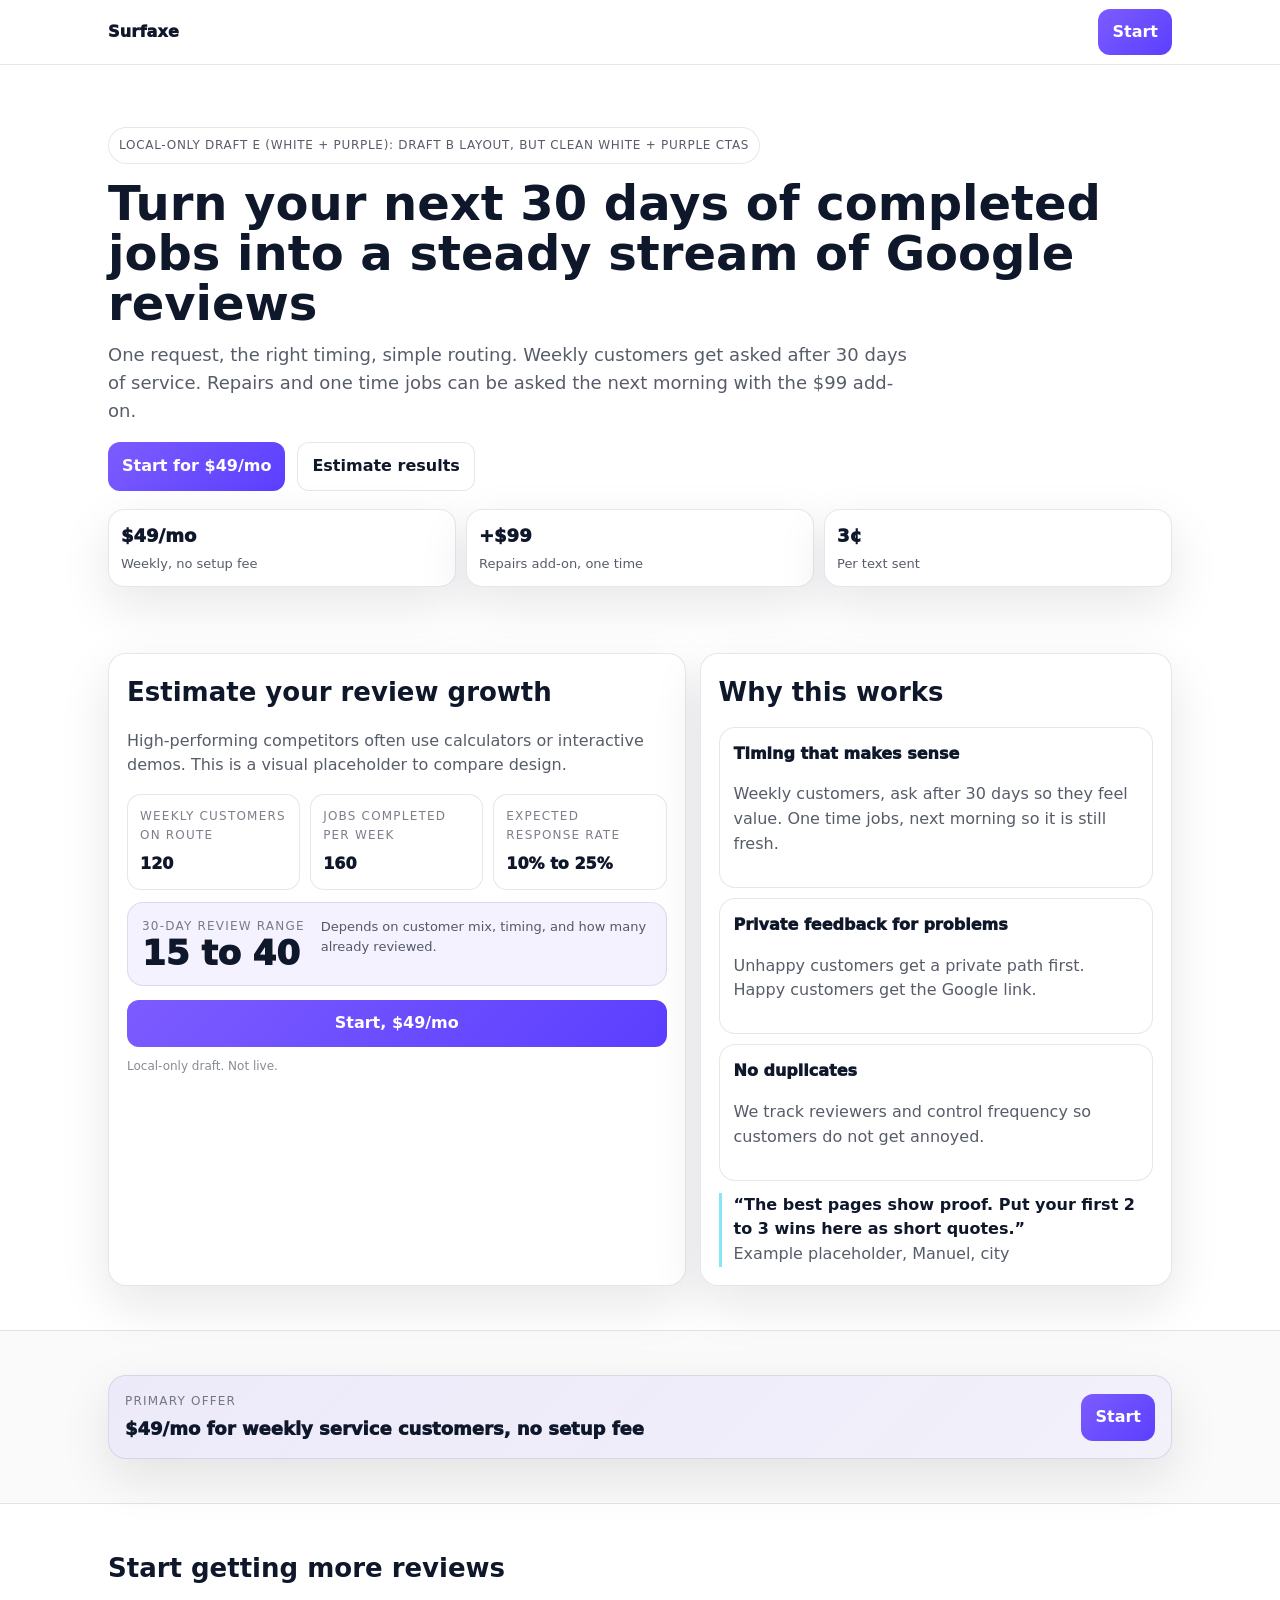
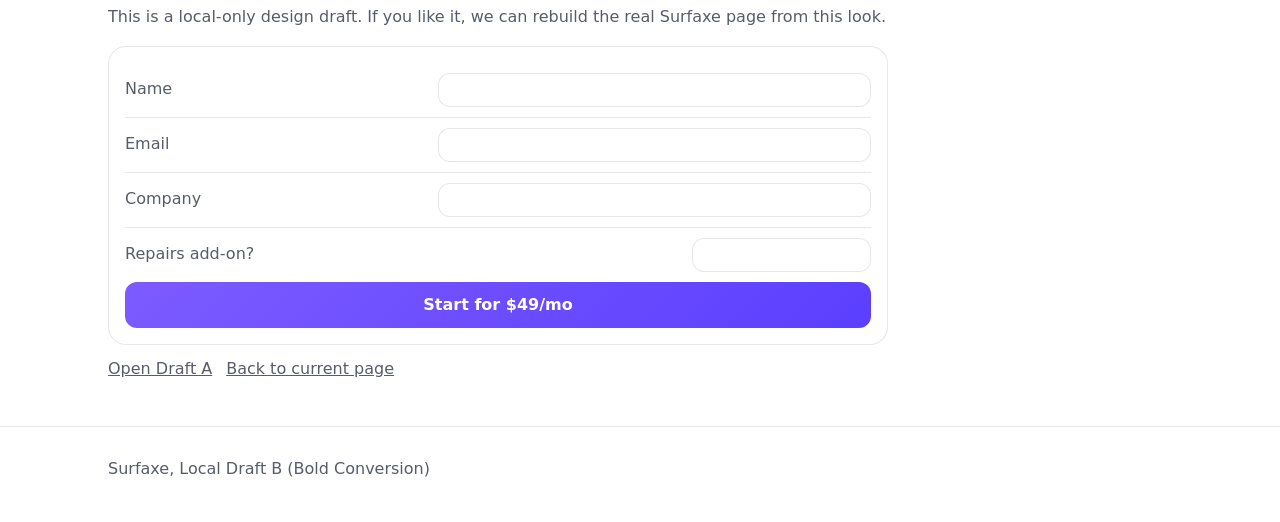
<file: local-draft-e-white-purple.html>
<!doctype html>
<html lang="en">
<head>
  <meta charset="utf-8" />
  <meta name="viewport" content="width=device-width, initial-scale=1" />
  <title>Surfaxe | Local Draft E (White + Purple)</title>
  <meta name="description" content="Local-only visual draft. Draft B layout on a white background with clean purple CTAs." />
  <link rel="stylesheet" href="local-draft-e-white-purple.css" />
</head>
<body>
  <header class="bar">
    <div class="wrap bar-inner">
      <div class="brand">Surfaxe</div>
      <div class="bar-cta">
        <a class="btn primary" href="#start">Start</a>
      </div>
    </div>
  </header>

  <main>
    <section class="hero">
      <div class="wrap">
        <div class="hero-top">
          <div class="stamp">Local-only Draft E (White + Purple): Draft B layout, but clean white + purple CTAs</div>
          <h1>Turn your next 30 days of completed jobs into a steady stream of Google reviews</h1>
          <p class="lead">One request, the right timing, simple routing. Weekly customers get asked after 30 days of service. Repairs and one time jobs can be asked the next morning with the $99 add-on.</p>

          <div class="cta">
            <a class="btn primary" href="#start">Start for $49/mo</a>
            <a class="btn" href="#calc">Estimate results</a>
          </div>

          <div class="strip">
            <div class="strip-item"><div class="k">$49/mo</div><div class="s">Weekly, no setup fee</div></div>
            <div class="strip-item"><div class="k">+$99</div><div class="s">Repairs add-on, one time</div></div>
            <div class="strip-item"><div class="k">3¢</div><div class="s">Per text sent</div></div>
          </div>
        </div>
      </div>
    </section>

    <section id="calc" class="section">
      <div class="wrap">
        <div class="grid">
          <div class="panel">
            <h2>Estimate your review growth</h2>
            <p class="muted">High-performing competitors often use calculators or interactive demos. This is a visual placeholder to compare design.</p>

            <div class="inputs">
              <div class="in">
                <div class="lbl">Weekly customers on route</div>
                <div class="fake">120</div>
              </div>
              <div class="in">
                <div class="lbl">Jobs completed per week</div>
                <div class="fake">160</div>
              </div>
              <div class="in">
                <div class="lbl">Expected response rate</div>
                <div class="fake">10% to 25%</div>
              </div>
            </div>

            <div class="result">
              <div>
                <div class="lbl">30-day review range</div>
                <div class="big">15&nbsp;to&nbsp;40</div>
              </div>
              <div class="hint">Depends on customer mix, timing, and how many already reviewed.</div>
            </div>

            <a class="btn primary block" href="#start">Start, $49/mo</a>
            <p class="tiny">Local-only draft. Not live.</p>
          </div>

          <div class="panel">
            <h2>Why this works</h2>
            <div class="tiles">
              <div class="tile">
                <div class="t">Timing that makes sense</div>
                <p class="muted">Weekly customers, ask after 30 days so they feel value. One time jobs, next morning so it is still fresh.</p>
              </div>
              <div class="tile">
                <div class="t">Private feedback for problems</div>
                <p class="muted">Unhappy customers get a private path first. Happy customers get the Google link.</p>
              </div>
              <div class="tile">
                <div class="t">No duplicates</div>
                <p class="muted">We track reviewers and control frequency so customers do not get annoyed.</p>
              </div>
            </div>

            <div class="quote">
              <div class="q">“The best pages show proof. Put your first 2 to 3 wins here as short quotes.”</div>
              <div class="muted">Example placeholder, Manuel, city</div>
            </div>
          </div>
        </div>
      </div>
    </section>

    <section class="section alt">
      <div class="wrap">
        <div class="banner">
          <div>
            <div class="b-h">Primary offer</div>
            <div class="b-p">$49/mo for weekly service customers, no setup fee</div>
          </div>
          <a class="btn primary" href="#start">Start</a>
        </div>
      </div>
    </section>

    <section id="start" class="section">
      <div class="wrap">
        <div class="start">
          <h2>Start getting more reviews</h2>
          <p class="muted">This is a local-only design draft. If you like it, we can rebuild the real Surfaxe page from this look.</p>
          <div class="form">
            <div class="r">
              <div class="f">Name</div>
              <div class="box"></div>
            </div>
            <div class="r">
              <div class="f">Email</div>
              <div class="box"></div>
            </div>
            <div class="r">
              <div class="f">Company</div>
              <div class="box"></div>
            </div>
            <div class="r">
              <div class="f">Repairs add-on?</div>
              <div class="box small"></div>
            </div>
            <a class="btn primary block" href="#">Start for $49/mo</a>
          </div>

          <div class="links">
            <a href="local-draft-a-saas.html">Open Draft A</a>
            <a href="index.html">Back to current page</a>
          </div>
        </div>
      </div>
    </section>

    <footer class="foot">
      <div class="wrap foot-inner">
        <div class="muted">Surfaxe, Local Draft B (Bold Conversion)</div>
      </div>
    </footer>
  </main>
</body>
</html>
</file>
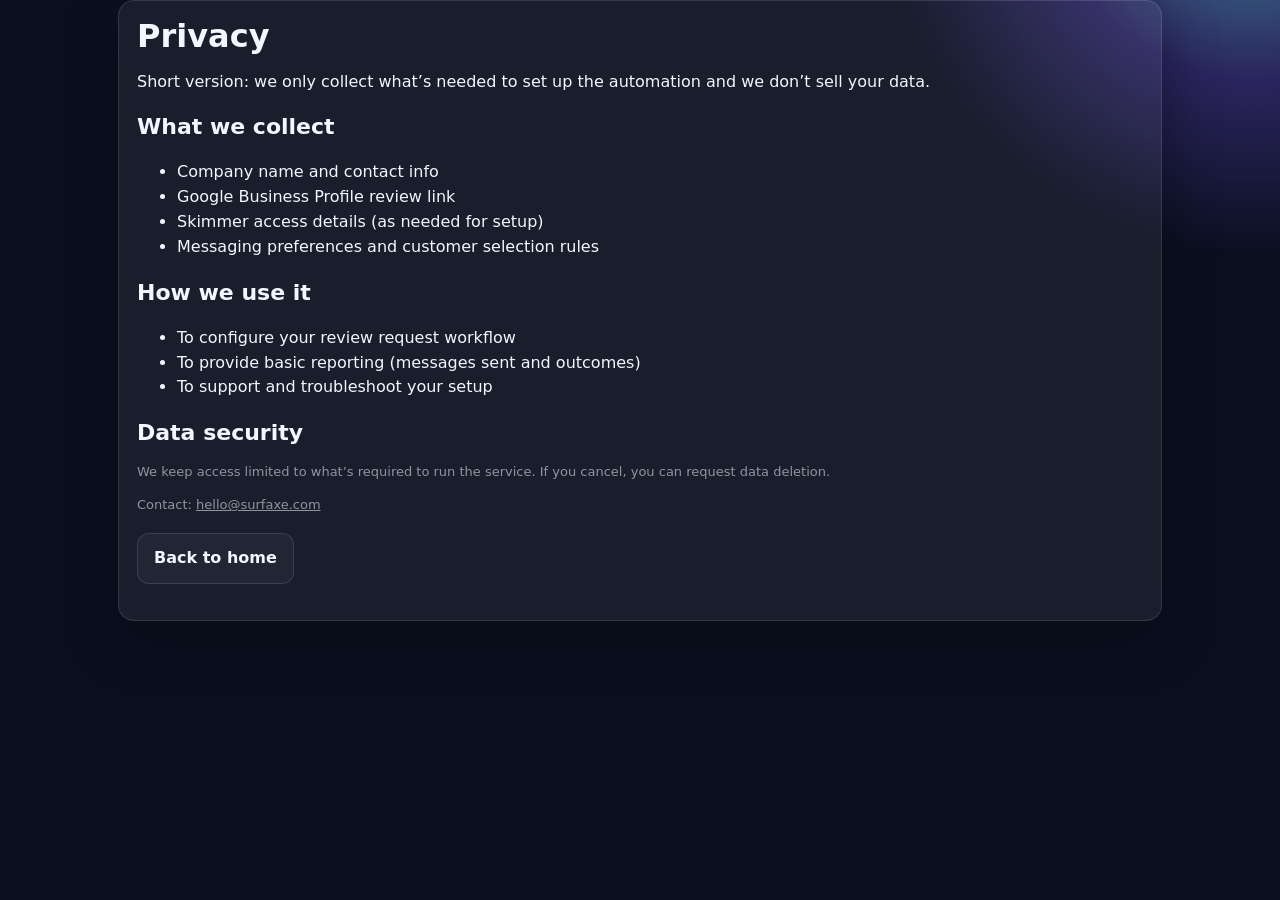
<file: privacy.html>
<!doctype html>
<html lang="en">
<head>
  <meta charset="utf-8" />
  <meta name="viewport" content="width=device-width, initial-scale=1" />
  <title>Privacy | Surfaxe</title>
  <link rel="stylesheet" href="styles.css" />
</head>
<body>
  <main class="container">
    <div class="card">
      <h1 style="font-size:32px;margin:0 0 10px">Privacy</h1>
      <p class="subhead">Short version: we only collect what’s needed to set up the automation and we don’t sell your data.</p>

      <h2 style="font-size:22px">What we collect</h2>
      <ul>
        <li>Company name and contact info</li>
        <li>Google Business Profile review link</li>
        <li>Skimmer access details (as needed for setup)</li>
        <li>Messaging preferences and customer selection rules</li>
      </ul>

      <h2 style="font-size:22px">How we use it</h2>
      <ul>
        <li>To configure your review request workflow</li>
        <li>To provide basic reporting (messages sent and outcomes)</li>
        <li>To support and troubleshoot your setup</li>
      </ul>

      <h2 style="font-size:22px">Data security</h2>
      <p class="fineprint">
        We keep access limited to what’s required to run the service. If you cancel, you can request data deletion.
      </p>

      <p class="fineprint">Contact: <a href="mailto:hello@surfaxe.com">hello@surfaxe.com</a></p>
      <div class="cta-row">
        <a class="btn" href="index.html">Back to home</a>
      </div>
    </div>
  </main>
</body>
</html>
</file>
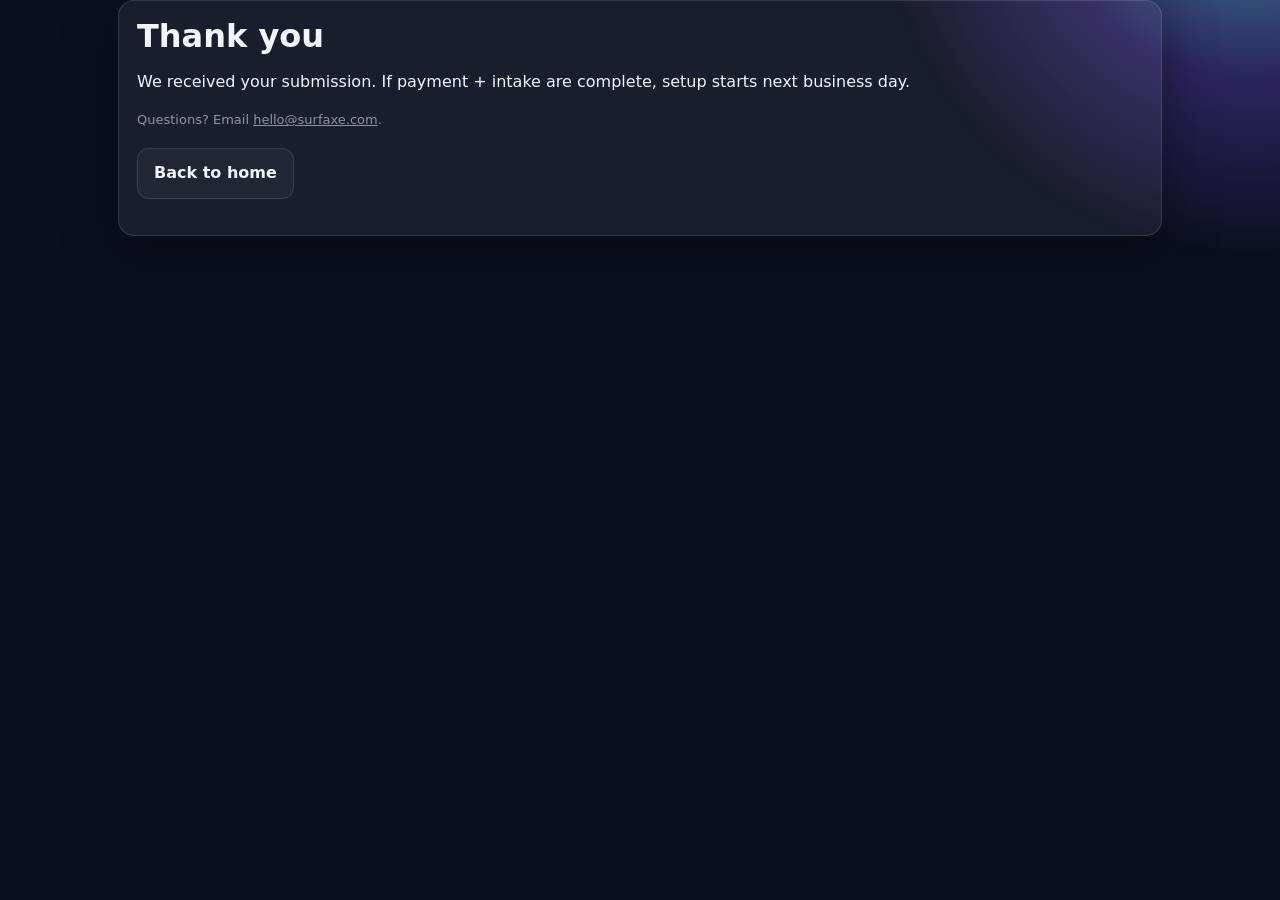
<file: thanks.html>
<!doctype html>
<html lang="en">
<head>
  <meta charset="utf-8" />
  <meta name="viewport" content="width=device-width, initial-scale=1" />
  <title>Thank you | Surfaxe</title>
  <link rel="stylesheet" href="styles.css" />
</head>
<body>
  <main class="container">
    <div class="card">
      <h1 style="font-size:32px;margin:0 0 10px">Thank you</h1>
      <p class="subhead">We received your submission. If payment + intake are complete, setup starts next business day.</p>
      <p class="fineprint">Questions? Email <a href="mailto:hello@surfaxe.com">hello@surfaxe.com</a>.</p>
      <div class="cta-row">
        <a class="btn" href="index.html">Back to home</a>
      </div>
    </div>
  </main>
</body>
</html>
</file>
<file: styles.css>
:root{
  --bg: #0b1020;
  --panel: rgba(255,255,255,.06);
  --panel2: rgba(255,255,255,.08);
  --border: rgba(255,255,255,.12);
  --text: #f4f6ff;
  --muted: rgba(244,246,255,.72);
  --muted2: rgba(244,246,255,.55);
  --brand: #6ee7ff;
  --brand2: #7c5cff;
  --shadow: 0 18px 55px rgba(0,0,0,.35);
}

*{box-sizing:border-box}
html,body{height:100%}
body{
  margin:0;
  font-family: ui-sans-serif, system-ui, -apple-system, Segoe UI, Roboto, Helvetica, Arial;
  background: var(--bg);
  color: var(--text);
  line-height: 1.55;
}

/* Render gradients on a separate fixed layer to reduce banding/lines */
body::before{
  content:"";
  position: fixed;
  inset: -260px;
  z-index: -1;
  pointer-events: none;
  /* Keep the accent as a true circle fully inside the viewport, no separate layer edge */
  background:
    radial-gradient(circle 520px at 84% 10%, rgba(110,231,255,.55) 0%, rgba(124,92,255,.28) 38%, rgba(124,92,255,0) 72%),
    radial-gradient(1100px 650px at 18% -12%, rgba(124,92,255,.20), transparent 62%),
    radial-gradient(1100px 700px at 55% 120%, rgba(124,92,255,.12), transparent 64%);
  opacity: 1;
}

a{color:inherit}

.container{max-width: 1080px; margin: 0 auto; padding: 0 18px;}

/* Top bar */
.topbar{
  position: sticky;
  top: 0;
  z-index: 30;
  backdrop-filter: blur(10px);
  background: rgba(11,16,32,.72);
  border-bottom: 1px solid rgba(255,255,255,.08);
}
.topbar-inner{display:flex; align-items:center; justify-content:space-between; height:64px;}
.brand{font-weight: 800; letter-spacing: .2px;}
.topnav{display:flex; gap: 16px; align-items:center;}
.topnav a{color: var(--muted); text-decoration:none; font-size: 14px;}
.topnav a:hover{color: var(--text)}

/* Buttons */
.btn{
  display:inline-flex;
  align-items:center;
  justify-content:center;
  border: 1px solid var(--border);
  background: rgba(255,255,255,.04);
  color: var(--text);
  padding: 12px 16px;
  border-radius: 12px;
  text-decoration:none;
  font-weight: 650;
}
.btn:hover{background: rgba(255,255,255,.07)}
.btn.primary{
  border: none;
  background: linear-gradient(135deg, var(--brand), var(--brand2));
  color: #081022;
}
.btn.primary:hover{filter: brightness(1.02)}
.btn.ghost{background: transparent}
.btn.block{width:100%}
.btn.small{padding: 9px 12px; font-size: 13px}

/* Hero */
.hero{padding: 60px 0 26px;}
.hero-grid{display:grid; grid-template-columns: 1.2fr .8fr; gap: 22px; align-items: start;}
.tag{
  display:inline-block;
  padding: 6px 10px;
  border-radius: 999px;
  border: 1px solid rgba(255,255,255,.14);
  background: rgba(255,255,255,.04);
  color: var(--muted);
  font-size: 13px;
  margin-bottom: 14px;
}

h1{font-size: 44px; line-height: 1.08; margin: 0 0 14px;}
.lead{color: var(--muted); font-size: 18px; margin: 0 0 18px;}

.cta-row{display:flex; gap: 12px; flex-wrap: wrap; margin: 18px 0 18px;}

/* Sections */
.section{padding: 46px 0;}
.section.alt{background: rgba(255,255,255,.03); border-top: 1px solid rgba(255,255,255,.08); border-bottom: 1px solid rgba(255,255,255,.08);}

h2{font-size: 28px; margin: 0 0 12px;}

/* Social proof / stats */
.social-proof{display:flex; flex-direction:column; gap: 6px;}
.sp-head{margin:0; font-size: 20px;}
.stat{font-size: 40px; font-weight: 950; letter-spacing: -0.03em; margin-bottom: 6px;}

.card{
  background: var(--panel);
  border: 1px solid rgba(255,255,255,.12);
  border-radius: 16px;
  padding: 18px;
  box-shadow: var(--shadow);
}

.kicker{font-size: 12px; letter-spacing: .12em; text-transform: uppercase; color: var(--muted2);}
.divider{height:1px; background: rgba(255,255,255,.12); margin: 14px 0;}
.muted{color: var(--muted)}
.fineprint{color: var(--muted2); font-size: 13px; margin-top: 10px;}

.bullets{margin: 0; padding-left: 18px; color: var(--muted);}
.bullets li{margin: 8px 0;}

.hero-card{position: sticky; top: 84px;}
.hero-metrics{display:grid; grid-template-columns: repeat(3, 1fr); gap: 10px; margin-top: 12px;}
.metric{padding: 10px; border-radius: 14px; border: 1px solid rgba(255,255,255,.10); background: rgba(255,255,255,.03); text-align:center;}
.metric-value{font-weight: 850; font-size: 18px;}
.metric-label{color: var(--muted2); font-size: 12px; text-transform: uppercase; letter-spacing: .08em; margin-top: 2px;}

.grid-3{display:grid; grid-template-columns: repeat(3, 1fr); gap: 14px;}
.step-row{display:flex; align-items:flex-start; justify-content:flex-start; gap: 12px; margin-bottom: 10px;}
.step{width: 34px; height: 34px; border-radius: 10px; display:flex; align-items:center; justify-content:center; font-weight: 900; color:#081022; background: linear-gradient(135deg, var(--brand), var(--brand2)); flex: 0 0 auto;}

/* Visuals under the copy, consistent sizing */
.step-visual{margin-top: 14px; display:flex; justify-content:flex-start;}
.step-visual > *{width: 100%; max-width: 280px; min-height: 92px; display:flex; align-items:center; justify-content:center;}

.logo-wrap{position:relative; display:inline-flex; align-items:center; justify-content:center; padding: 14px 16px; border-radius: 16px; border: 1px solid rgba(255,255,255,.10); background: rgba(255,255,255,.03);}
.skimmer-logo{height: 26px; width: auto; display:block; filter: saturate(1.05) brightness(1.08);}
.badge-check{position:absolute; right:-9px; top:-9px; width: 24px; height: 24px; border-radius: 999px; display:flex; align-items:center; justify-content:center; background: linear-gradient(135deg, var(--brand), var(--brand2)); box-shadow: 0 10px 25px rgba(0,0,0,.35);}
.badge-check img{width: 14px; height: 14px; filter: invert(1) brightness(2);}

.sms-mock{width: 100%; border-radius: 16px; border: 1px solid rgba(255,255,255,.10); background: rgba(0,0,0,.18); padding: 12px;}
.sms-bubble{width: 100%; background: rgba(255,255,255,.06); border: 1px solid rgba(255,255,255,.10); border-radius: 14px; padding: 12px 12px; color: var(--muted); font-size: 13px; line-height: 1.35;}

.track-mock{width: 100%; display:flex; align-items:center; justify-content:center; gap: 12px; padding: 14px 16px; border-radius: 16px; border: 1px solid rgba(255,255,255,.10); background: rgba(255,255,255,.03);}
.track-ico{width: 18px; height: 18px; color: var(--muted2);}
.track-bars{display:flex; align-items:flex-end; gap: 6px; height: 22px;}
.track-bars span{display:block; width: 9px; border-radius: 999px; background: linear-gradient(180deg, rgba(110,231,255,.95), rgba(124,92,255,.95));}
.track-bars span:nth-child(1){height: 9px; opacity:.65}
.track-bars span:nth-child(2){height: 16px; opacity:.75}
.track-bars span:nth-child(3){height: 12px; opacity:.7}
.track-bars span:nth-child(4){height: 20px; opacity:.85}

.proof{display:grid; grid-template-columns: 1fr 1fr; gap: 14px; margin-top: 14px;}
.proof-title{font-weight: 800; margin-bottom: 10px;}
.proof-img{width: 100%; border-radius: 14px; border: 1px solid rgba(255,255,255,.12); display:block;}

.pricing{display:grid; grid-template-columns: 1fr 1fr; gap: 14px;}

.price-row{display:flex; align-items:baseline; justify-content:space-between; gap: 12px; flex-wrap:wrap;}

.addon-pill{
  display:inline-flex;
  align-items:center;
  gap: 8px;
  padding: 6px 10px;
  border-radius: 999px;
  font-size: 13px;
  font-weight: 850;
  color:#081022;
  background: linear-gradient(135deg, rgba(110,231,255,.95), rgba(124,92,255,.85));
  line-height: 1.2;
}
.addon-strong{opacity: 1;}
.addon-muted{opacity: .92; font-weight: 800;}

.price-card .price{font-size: 48px; font-weight: 950; letter-spacing: -0.03em;}
.price-card .price span{font-size: 16px; color: var(--muted2); font-weight: 700; margin-left: 6px;}

details{border-top: 1px solid rgba(255,255,255,.12); padding-top: 12px; margin-top: 12px;}
summary{cursor:pointer; font-weight: 750; color: var(--text);}
summary::-webkit-details-marker{display:none}

.form{margin-top: 14px;}
.form label{display:block; margin: 10px 0;}
.form span{display:block; font-size: 13px; color: var(--muted2); margin-bottom: 6px;}
input, textarea{
  width: 100%;
  padding: 12px 12px;
  border-radius: 12px;
  border: 1px solid rgba(255,255,255,.14);
  background: rgba(0,0,0,.18);
  color: var(--text);
  outline: none;
}
input:focus, textarea:focus{border-color: rgba(110,231,255,.55);}
.form-grid{display:grid; grid-template-columns: 1fr 1fr; gap: 12px;}

.footer{padding: 26px 0;}
.footer-inner{display:flex; justify-content:space-between; gap: 12px; align-items:center;}
.footer-links{display:flex; gap: 12px;}
.footer-links a{color: var(--muted2); text-decoration:none; font-size: 14px;}
.footer-links a:hover{color: var(--text)}

@media (max-width: 900px){
  .hero-grid{grid-template-columns: 1fr;}
  .hero-card{position: static;}
  .grid-3{grid-template-columns: 1fr;}
  .proof{grid-template-columns: 1fr;}
  .pricing{grid-template-columns: 1fr;}
}

.card:hover{transform: translateY(-1px); transition: transform .15s ease, background .15s ease;}

.mobile-cta{display:none;}

@media (max-width: 520px){
  h1{font-size: 34px;}
  .form-grid{grid-template-columns: 1fr;}
  .topnav a:not(.btn){display:none;}

  /* Sticky bottom CTA for faster conversions on mobile */
  .mobile-cta{
    display:block;
    position: sticky;
    bottom: 0;
    z-index: 40;
    padding: 10px 12px;
    background: rgba(11,16,32,.82);
    backdrop-filter: blur(10px);
    border-top: 1px solid rgba(255,255,255,.08);
  }
}
</file>
<file: local-draft-a-saas.css>
:root{
  --bg: #f7f9fc;
  --card: #ffffff;
  --line: rgba(15,23,42,.10);
  --text: #0f172a;
  --muted: rgba(15,23,42,.72);
  --brand: #2563eb; /* blue */
  --brand2: #22c55e; /* green */
  --shadow: 0 18px 50px rgba(15,23,42,.12);
}

*{box-sizing:border-box}
html,body{height:100%}
body{
  margin:0;
  font-family: ui-sans-serif, system-ui, -apple-system, Segoe UI, Roboto, Helvetica, Arial;
  background: var(--bg);
  color: var(--text);
  line-height: 1.55;
}

/* Render gradients on a separate fixed layer to reduce banding/lines while scrolling */
body::before{
  content:"";
  position: fixed;
  inset: -260px;
  z-index: -1;
  pointer-events: none;
  /* Keep the accent as a true circle fully inside the viewport, no layer edge */
  background:
    radial-gradient(circle 520px at 84% 10%, rgba(34,197,94,.52) 0%, rgba(37,99,235,.22) 38%, rgba(37,99,235,0) 72%),
    radial-gradient(900px 500px at 15% -5%, rgba(37,99,235,.14), transparent 55%);
  opacity: 1;
}

a{color:inherit; text-decoration:none}
a:hover{text-decoration:underline}

.wrap{max-width: 1100px; margin: 0 auto; padding: 0 20px;}

.nav{
  position: sticky;
  top: 0;
  z-index: 10;
  background: rgba(247,249,252,.82);
  backdrop-filter: blur(10px);
  border-bottom: 1px solid var(--line);
}
.nav-inner{display:flex; align-items:center; justify-content:space-between; height:64px; gap: 16px;}
.logo{font-weight: 900; letter-spacing: .2px;}
.links{display:flex; gap: 16px; align-items:center;}
.links a{color: var(--muted); font-size: 14px;}

.btn{
  display:inline-flex;
  align-items:center;
  justify-content:center;
  border: 1px solid var(--line);
  background: #fff;
  color: var(--text);
  padding: 11px 14px;
  border-radius: 12px;
  font-weight: 750;
  box-shadow: 0 10px 25px rgba(15,23,42,.06);
}
.btn:hover{text-decoration:none; filter: brightness(0.99)}
.btn.primary{
  border: none;
  background: linear-gradient(135deg, var(--brand), var(--brand2));
  color: #ffffff;
}
.btn.ghost{background: transparent; box-shadow: none}
.btn.block{width:100%}

.hero{padding: 54px 0 26px;}
.hero-grid{display:grid; grid-template-columns: 1.2fr .8fr; gap: 18px; align-items: start;}

.pill{
  display:inline-block;
  font-size: 13px;
  padding: 6px 10px;
  border-radius: 999px;
  background: rgba(37,99,235,.08);
  border: 1px solid rgba(37,99,235,.18);
  color: rgba(37,99,235,.92);
  margin-bottom: 14px;
}

h1{font-size: 46px; line-height: 1.06; margin: 0 0 12px;}
.sub{color: var(--muted); font-size: 18px; margin: 0 0 18px;}

.cta{display:flex; gap: 12px; flex-wrap: wrap; margin: 18px 0;}
.badges{display:flex; gap: 10px; flex-wrap: wrap;}
.badge{font-size: 13px; color: var(--muted); background: rgba(15,23,42,.04); border: 1px solid var(--line); padding: 7px 10px; border-radius: 999px;}

.section{padding: 44px 0;}
.section.alt{background: rgba(15,23,42,.03); border-top: 1px solid var(--line); border-bottom: 1px solid var(--line);}

.head{margin-bottom: 14px;}
h2{font-size: 28px; margin: 0 0 8px;}

.card{
  background: var(--card);
  border: 1px solid var(--line);
  border-radius: 18px;
  padding: 18px;
  box-shadow: var(--shadow);
}

.card-kicker{font-size: 12px; letter-spacing: .12em; text-transform: uppercase; color: rgba(15,23,42,.55);}
.price{font-size: 44px; font-weight: 950; letter-spacing: -0.03em; margin: 8px 0 6px;}
.price span{font-size: 15px; color: rgba(15,23,42,.55); font-weight: 800; margin-left: 6px;}
.muted{color: var(--muted);}
.tiny{font-size: 12px; color: rgba(15,23,42,.52); margin-top: 10px;}
.line{height:1px; background: var(--line); margin: 14px 0;}

.row{display:grid; grid-template-columns: auto 1fr; gap: 14px; align-items: start;}
.row-label{font-size: 12px; color: rgba(15,23,42,.55); text-transform: uppercase; letter-spacing: .10em;}
.row-strong{font-weight: 900;}
.row-note{color: var(--muted); font-size: 13px;}

.steps{display:grid; grid-template-columns: repeat(3, 1fr); gap: 14px;}
.step{background: #fff; border: 1px solid var(--line); border-radius: 18px; padding: 18px; box-shadow: var(--shadow);}
.num{width: 34px; height: 34px; border-radius: 10px; display:flex; align-items:center; justify-content:center; font-weight: 950; color: #fff; background: linear-gradient(135deg, var(--brand), var(--brand2)); margin-bottom: 10px;}

.proof-grid{display:grid; grid-template-columns: 1fr 1fr; gap: 14px;}

.list{margin: 0; padding-left: 18px; color: var(--muted);}
.list li{margin: 8px 0;}

.chips{display:flex; gap: 8px; flex-wrap: wrap; margin-top: 12px;}
.chip{font-size: 13px; padding: 7px 10px; border-radius: 999px; border: 1px dashed rgba(37,99,235,.35); background: rgba(37,99,235,.06); color: rgba(37,99,235,.92);}

.pricing{display:grid; grid-template-columns: 1fr 1fr; gap: 14px;}
.price-card .mini{color: var(--muted); font-size: 14px;}
.addon{display:flex; align-items:flex-start; justify-content:space-between; gap: 12px;}
.addon-title{font-weight: 900;}
.addon-price{font-weight: 950; font-size: 18px; color: rgba(37,99,235,.95);}

.form{background: #fff; border: 1px solid var(--line); border-radius: 18px; padding: 18px; box-shadow: var(--shadow);}
.form label{display:block; margin: 10px 0; font-size: 13px; color: rgba(15,23,42,.72);}
input, textarea{
  width: 100%;
  padding: 12px 12px;
  border-radius: 12px;
  border: 1px solid rgba(15,23,42,.14);
  background: #fff;
  color: var(--text);
  outline: none;
  margin-top: 6px;
}
input:focus, textarea:focus{border-color: rgba(37,99,235,.55); box-shadow: 0 0 0 4px rgba(37,99,235,.12)}
.grid{display:grid; grid-template-columns: 1fr 1fr; gap: 12px;}

.foot{padding: 26px 0 38px; border-top: 1px solid var(--line);}
.foot-inner{display:flex; align-items:center; justify-content:space-between; gap: 12px;}
.foot-links{display:flex; gap: 14px;}

@media (max-width: 900px){
  .hero-grid{grid-template-columns: 1fr;}
  .steps{grid-template-columns: 1fr;}
  .proof-grid{grid-template-columns: 1fr;}
  .pricing{grid-template-columns: 1fr;}
}
@media (max-width: 520px){
  h1{font-size: 34px;}
  .grid{grid-template-columns: 1fr;}
  .links{display:none;}
}
</file>
<file: local-draft-b-bold.css>
:root{
  --bg: #060614;
  --card: rgba(255,255,255,.06);
  --line: rgba(255,255,255,.12);
  --text: #f6f7ff;
  --muted: rgba(246,247,255,.70);
  --hot: #ff4d6d;   /* punchy CTA */
  --hot2:#f59e0b;   /* warm accent */
  --cool:#f59e0b;   /* warm accent, matches CTA */
  --shadow: 0 24px 70px rgba(0,0,0,.45);
}

*{box-sizing:border-box}
html,body{height:100%}
body{
  margin:0;
  font-family: ui-sans-serif, system-ui, -apple-system, Segoe UI, Roboto, Helvetica, Arial;
  background: var(--bg);
  color: var(--text);
  line-height: 1.55;
}

/* Render gradients on a separate fixed layer to reduce banding/lines while scrolling */
body::before{
  content:"";
  position: fixed;
  inset: -260px;
  z-index: -1;
  pointer-events: none;
  /* Keep the accent as a true circle fully inside the viewport, no layer edge */
  background:
    radial-gradient(circle 520px at 84% 10%, rgba(245,158,11,.55) 0%, rgba(255,77,109,.30) 38%, rgba(255,77,109,0) 72%),
    radial-gradient(900px 500px at 15% -10%, rgba(255,77,109,.24), transparent 60%),
    radial-gradient(950px 620px at 55% 120%, rgba(245,158,11,.14), transparent 60%);
  opacity: 1;
}

.wrap{max-width: 1100px; margin: 0 auto; padding: 0 18px;}

.bar{
  position: sticky;
  top: 0;
  z-index: 10;
  background: rgba(6,6,20,.70);
  backdrop-filter: blur(10px);
  border-bottom: 1px solid rgba(255,255,255,.08);
}
.bar-inner{display:flex; align-items:center; justify-content:space-between; height:64px;}
.brand{font-weight: 950; letter-spacing: .2px;}

.btn{
  display:inline-flex;
  align-items:center;
  justify-content:center;
  padding: 11px 14px;
  border-radius: 12px;
  border: 1px solid var(--line);
  background: rgba(255,255,255,.04);
  color: var(--text);
  text-decoration:none;
  font-weight: 850;
}
.btn:hover{background: rgba(255,255,255,.07)}
.btn.primary{
  border: none;
  background: linear-gradient(135deg, var(--hot), var(--hot2));
  color: #16030a;
}
.btn.block{width:100%}

.hero{padding: 62px 0 22px;}
.stamp{
  display:inline-block;
  max-width: 100%;
  font-size: 12px;
  letter-spacing: .06em;
  text-transform: uppercase;
  color: rgba(255,255,255,.78);
  background: rgba(255,255,255,.05);
  border: 1px solid rgba(255,255,255,.12);
  padding: 8px 10px;
  border-radius: 999px;
  white-space: normal;
  word-break: break-word;
}

h1{font-size: 48px; line-height: 1.05; margin: 14px 0 12px;}
.lead{color: var(--muted); font-size: 18px; margin: 0 0 16px; max-width: 70ch;}

.cta{display:flex; gap: 12px; flex-wrap: wrap; margin: 18px 0;}

.strip{
  display:grid;
  grid-template-columns: repeat(3, 1fr);
  gap: 10px;
  margin-top: 18px;
}
.strip-item{
  border: 1px solid rgba(255,255,255,.12);
  background: rgba(255,255,255,.04);
  border-radius: 16px;
  padding: 12px;
  box-shadow: var(--shadow);
}
.k{font-weight: 950; font-size: 18px;}
.s{color: rgba(255,255,255,.70); font-size: 13px; margin-top: 4px;}

.section{padding: 44px 0;}
.section.alt{background: rgba(255,255,255,.03); border-top: 1px solid rgba(255,255,255,.08); border-bottom: 1px solid rgba(255,255,255,.08);}

.grid{display:grid; grid-template-columns: 1.1fr .9fr; gap: 14px;}
.panel{
  border: 1px solid rgba(255,255,255,.12);
  background: rgba(255,255,255,.05);
  border-radius: 18px;
  padding: 18px;
  box-shadow: var(--shadow);
}

h2{margin: 0 0 10px; font-size: 26px;}
.muted{color: var(--muted)}
.tiny{font-size: 12px; color: rgba(255,255,255,.55); margin-top: 10px;}

.inputs{display:grid; grid-template-columns: repeat(3, 1fr); gap: 10px; margin-top: 14px;}
.in{border: 1px solid rgba(255,255,255,.12); background: rgba(0,0,0,.18); border-radius: 14px; padding: 12px;}
.lbl{font-size: 12px; color: rgba(255,255,255,.60); text-transform: uppercase; letter-spacing: .10em;}
.fake{font-weight: 950; margin-top: 8px;}

.result{display:flex; align-items:flex-start; justify-content:space-between; gap: 14px; border: 1px solid rgba(255,255,255,.12); background: rgba(255,77,109,.10); border-radius: 16px; padding: 14px; margin-top: 12px;}
.big{font-size: 34px; font-weight: 950; line-height: 1.05; white-space: nowrap;}
.hint{color: rgba(255,255,255,.72); font-size: 13px; max-width: 40ch;}

/* Ensure clear separation between the result box and the CTA on mobile */
.panel a.btn.block{margin-top: 14px;}

.tiles{display:grid; grid-template-columns: 1fr; gap: 10px; margin-top: 14px;}
.tile{border: 1px solid rgba(255,255,255,.10); background: rgba(0,0,0,.18); border-radius: 16px; padding: 14px;}
.t{font-weight: 950; margin-bottom: 6px;}

.quote{margin-top: 12px; border-left: 3px solid rgba(34,211,238,.55); padding-left: 12px;}
.q{font-weight: 850;}

.banner{
  display:flex;
  align-items:center;
  justify-content:space-between;
  gap: 14px;
  border: 1px solid rgba(255,255,255,.12);
  background: linear-gradient(135deg, rgba(34,211,238,.10), rgba(255,77,109,.10));
  border-radius: 18px;
  padding: 16px;
  box-shadow: var(--shadow);
}
.b-h{font-size: 12px; letter-spacing: .10em; text-transform: uppercase; color: rgba(255,255,255,.65);}
.b-p{font-weight: 950; font-size: 18px; margin-top: 4px;}

.start{max-width: 780px;}
.form{margin-top: 14px; border: 1px solid rgba(255,255,255,.12); background: rgba(0,0,0,.18); border-radius: 18px; padding: 16px;}
.r{display:flex; align-items:center; justify-content:space-between; gap: 10px; padding: 10px 0; border-top: 1px solid rgba(255,255,255,.08);}
.r:first-child{border-top:none}
.f{color: rgba(255,255,255,.72);}
.box{height: 34px; width: 58%; border-radius: 12px; border: 1px solid rgba(255,255,255,.10); background: rgba(255,255,255,.04);}
.box.small{width: 24%;}

.links{display:flex; gap: 14px; margin-top: 12px;}
.links a{color: rgba(255,255,255,.78);}

.foot{padding: 30px 0 40px; border-top: 1px solid rgba(255,255,255,.08);}
.foot-inner{display:flex; align-items:center; justify-content:space-between;}

@media (max-width: 900px){
  .grid{grid-template-columns: 1fr;}
  .inputs{grid-template-columns: 1fr;}
  .strip{grid-template-columns: 1fr;}
}
@media (max-width: 520px){
  h1{font-size: 34px;}

  /* Shorter badge, does not feel like it overflows */
  .stamp{
    font-size: 11px;
    letter-spacing: .04em;
    padding: 8px 10px;
    border-radius: 16px;
  }

  /* Make the result block read cleanly on mobile */
  .result{flex-direction: column; align-items: flex-start;}
  .big{font-size: 44px;}
  .hint{max-width: none;}
}
</file>
<file: local-draft-c-hybrid.css>
:root{
  --bg: #f7f9fc;
  --card: #ffffff;
  --line: rgba(15,23,42,.10);
  --text: #0f172a;
  --muted: rgba(15,23,42,.72);
  --hot: #6ee7ff;   /* Surfaxe brand */
  --hot2:#7c5cff;   /* Surfaxe brand2 */
  --cool:#7c5cff;   /* accent */
  --shadow: 0 18px 50px rgba(15,23,42,.12);
}

*{box-sizing:border-box}
html,body{height:100%}
body{
  margin:0;
  font-family: ui-sans-serif, system-ui, -apple-system, Segoe UI, Roboto, Helvetica, Arial;
  background: var(--bg);
  color: var(--text);
  line-height: 1.55;
}

/* Render gradients on a separate fixed layer to reduce banding/lines while scrolling */
body::before{
  content:"";
  position: fixed;
  inset: -260px;
  z-index: -1;
  pointer-events: none;
  /* Keep the accent as a true circle fully inside the viewport, no layer edge */
  background:
    radial-gradient(circle 520px at 84% 10%, rgba(110,231,255,.38) 0%, rgba(124,92,255,.18) 38%, rgba(124,92,255,0) 72%),
    radial-gradient(900px 500px at 15% -5%, rgba(37,99,235,.14), transparent 55%);
  opacity: 1;
}

.wrap{max-width: 1100px; margin: 0 auto; padding: 0 18px;}

.bar{
  position: sticky;
  top: 0;
  z-index: 10;
  background: rgba(247,249,252,.82);
  backdrop-filter: blur(10px);
  border-bottom: 1px solid var(--line);
}
.bar-inner{display:flex; align-items:center; justify-content:space-between; height:64px;}
.brand{font-weight: 950; letter-spacing: .2px;}

.btn{
  display:inline-flex;
  align-items:center;
  justify-content:center;
  padding: 11px 14px;
  border-radius: 12px;
  border: 1px solid var(--line);
  background: #fff;
  color: var(--text);
  text-decoration:none;
  font-weight: 850;
}
.btn:hover{background: rgba(15,23,42,.03)}
.btn.primary{
  border: none;
  background: linear-gradient(135deg, var(--hot), var(--hot2));
  color: #081022;
}
.btn.block{width:100%}

.hero{padding: 62px 0 22px;}
.stamp{
  display:inline-block;
  max-width: 100%;
  font-size: 12px;
  letter-spacing: .06em;
  text-transform: uppercase;
  color: rgba(15,23,42,.72);
  background: rgba(110,231,255,.14);
  border: 1px solid rgba(124,92,255,.22);
  padding: 8px 10px;
  border-radius: 999px;
  white-space: normal;
  word-break: break-word;
}

h1{font-size: 48px; line-height: 1.05; margin: 14px 0 12px;}
.lead{color: var(--muted); font-size: 18px; margin: 0 0 16px; max-width: 70ch;}

.cta{display:flex; gap: 12px; flex-wrap: wrap; margin: 18px 0;}

.strip{
  display:grid;
  grid-template-columns: repeat(3, 1fr);
  gap: 10px;
  margin-top: 18px;
}
.strip-item{
  border: 1px solid rgba(124,92,255,.22);
  background: #fff;
  border-radius: 16px;
  padding: 12px;
  box-shadow: var(--shadow);
}
.k{font-weight: 950; font-size: 18px;}
.s{color: rgba(15,23,42,.72); font-size: 13px; margin-top: 4px;}

.section{padding: 44px 0;}
.section.alt{background: rgba(15,23,42,.03); border-top: 1px solid var(--line); border-bottom: 1px solid var(--line);}

.grid{display:grid; grid-template-columns: 1.1fr .9fr; gap: 14px;}
.panel{
  border: 1px solid rgba(124,92,255,.22);
  background: rgba(110,231,255,.14);
  border-radius: 18px;
  padding: 18px;
  box-shadow: var(--shadow);
}

h2{margin: 0 0 10px; font-size: 26px;}
.muted{color: var(--muted)}
.tiny{font-size: 12px; color: rgba(15,23,42,.52); margin-top: 10px;}

.inputs{display:grid; grid-template-columns: repeat(3, 1fr); gap: 10px; margin-top: 14px;}
.in{border: 1px solid rgba(124,92,255,.22); background: rgba(15,23,42,.03); border-radius: 14px; padding: 12px;}
.lbl{font-size: 12px; color: rgba(15,23,42,.55); text-transform: uppercase; letter-spacing: .10em;}
.fake{font-weight: 950; margin-top: 8px;}

.result{display:flex; align-items:flex-start; justify-content:space-between; gap: 14px; border: 1px solid rgba(124,92,255,.22); background: rgba(110,231,255,.14); border-radius: 16px; padding: 14px; margin-top: 12px;}
.big{font-size: 34px; font-weight: 950; line-height: 1.05; white-space: nowrap;}
.hint{color: rgba(15,23,42,.72); font-size: 13px; max-width: 40ch;}

/* Ensure clear separation between the result box and the CTA on mobile */
.panel a.btn.block{margin-top: 14px;}

.tiles{display:grid; grid-template-columns: 1fr; gap: 10px; margin-top: 14px;}
.tile{border: 1px solid var(--line); background: rgba(15,23,42,.03); border-radius: 16px; padding: 14px;}
.t{font-weight: 950; margin-bottom: 6px;}

.quote{margin-top: 12px; border-left: 3px solid rgba(37,99,235,.45); padding-left: 12px;}
.q{font-weight: 850;}

.banner{
  display:flex;
  align-items:center;
  justify-content:space-between;
  gap: 14px;
  border: 1px solid rgba(124,92,255,.22);
  background: linear-gradient(135deg, rgba(110,231,255,.16), rgba(124,92,255,.14));
  border-radius: 18px;
  padding: 16px;
  box-shadow: var(--shadow);
}
.b-h{font-size: 12px; letter-spacing: .10em; text-transform: uppercase; color: rgba(15,23,42,.55);}
.b-p{font-weight: 950; font-size: 18px; margin-top: 4px;}

.start{max-width: 780px;}
.form{margin-top: 14px; border: 1px solid rgba(124,92,255,.22); background: rgba(15,23,42,.03); border-radius: 18px; padding: 16px;}
.r{display:flex; align-items:center; justify-content:space-between; gap: 10px; padding: 10px 0; border-top: 1px solid var(--line);}
.r:first-child{border-top:none}
.f{color: rgba(15,23,42,.72);}
.box{height: 34px; width: 58%; border-radius: 12px; border: 1px solid var(--line); background: #fff;}
.box.small{width: 24%;}

.links{display:flex; gap: 14px; margin-top: 12px;}
.links a{color: rgba(15,23,42,.72);}

.foot{padding: 30px 0 40px; border-top: 1px solid var(--line);}
.foot-inner{display:flex; align-items:center; justify-content:space-between;}

@media (max-width: 900px){
  .grid{grid-template-columns: 1fr;}
  .inputs{grid-template-columns: 1fr;}
  .strip{grid-template-columns: 1fr;}
}
@media (max-width: 520px){
  h1{font-size: 34px;}

  /* Shorter badge, does not feel like it overflows */
  .stamp{
    font-size: 11px;
    letter-spacing: .04em;
    padding: 8px 10px;
    border-radius: 16px;
  }

  /* Make the result block read cleanly on mobile */
  .result{flex-direction: column; align-items: flex-start;}
  .big{font-size: 44px;}
  .hint{max-width: none;}
}
</file>
<file: local-draft-d-dark-blue.css>
:root{
  --bg: #060614;
  --card: rgba(255,255,255,.06);
  --line: rgba(255,255,255,.12);
  --text: #f6f7ff;
  --muted: rgba(246,247,255,.70);
  --hot: #2563eb;   /* blue CTA */
  --hot2:#22d3ee;   /* cyan accent */
  --cool:#2563eb;   /* accent */
  --shadow: 0 24px 70px rgba(0,0,0,.45);
}

*{box-sizing:border-box}
html,body{height:100%}
body{
  margin:0;
  font-family: ui-sans-serif, system-ui, -apple-system, Segoe UI, Roboto, Helvetica, Arial;
  background: var(--bg);
  color: var(--text);
  line-height: 1.55;
}

/* Render gradients on a separate fixed layer to reduce banding/lines while scrolling */
body::before{
  content:"";
  position: fixed;
  inset: -260px;
  z-index: -1;
  pointer-events: none;
  /* Keep the accent as a true circle fully inside the viewport, no layer edge */
  background:
    radial-gradient(circle 520px at 84% 10%, rgba(34,211,238,.45) 0%, rgba(37,99,235,.28) 38%, rgba(37,99,235,0) 72%),
    radial-gradient(900px 500px at 15% -10%, rgba(37,99,235,.22), transparent 60%),
    radial-gradient(950px 620px at 55% 120%, rgba(34,211,238,.12), transparent 60%);
  opacity: 1;
}

.wrap{max-width: 1100px; margin: 0 auto; padding: 0 18px;}

.bar{
  position: sticky;
  top: 0;
  z-index: 10;
  background: rgba(6,6,20,.70);
  backdrop-filter: blur(10px);
  border-bottom: 1px solid rgba(255,255,255,.08);
}
.bar-inner{display:flex; align-items:center; justify-content:space-between; height:64px;}
.brand{font-weight: 950; letter-spacing: .2px;}

.btn{
  display:inline-flex;
  align-items:center;
  justify-content:center;
  padding: 11px 14px;
  border-radius: 12px;
  border: 1px solid var(--line);
  background: rgba(255,255,255,.04);
  color: var(--text);
  text-decoration:none;
  font-weight: 850;
}
.btn:hover{background: rgba(255,255,255,.07)}
.btn.primary{
  border: none;
  background: linear-gradient(135deg, var(--hot), var(--hot2));
  color: #ffffff;
}
.btn.block{width:100%}

.hero{padding: 62px 0 22px;}
.stamp{
  display:inline-block;
  max-width: 100%;
  font-size: 12px;
  letter-spacing: .06em;
  text-transform: uppercase;
  color: rgba(255,255,255,.78);
  background: rgba(255,255,255,.05);
  border: 1px solid rgba(255,255,255,.12);
  padding: 8px 10px;
  border-radius: 999px;
  white-space: normal;
  word-break: break-word;
}

h1{font-size: 48px; line-height: 1.05; margin: 14px 0 12px;}
.lead{color: var(--muted); font-size: 18px; margin: 0 0 16px; max-width: 70ch;}

.cta{display:flex; gap: 12px; flex-wrap: wrap; margin: 18px 0;}

.strip{
  display:grid;
  grid-template-columns: repeat(3, 1fr);
  gap: 10px;
  margin-top: 18px;
}
.strip-item{
  border: 1px solid rgba(255,255,255,.12);
  background: rgba(255,255,255,.04);
  border-radius: 16px;
  padding: 12px;
  box-shadow: var(--shadow);
}
.k{font-weight: 950; font-size: 18px;}
.s{color: rgba(255,255,255,.70); font-size: 13px; margin-top: 4px;}

.section{padding: 44px 0;}
.section.alt{background: rgba(255,255,255,.03); border-top: 1px solid rgba(255,255,255,.08); border-bottom: 1px solid rgba(255,255,255,.08);}

.grid{display:grid; grid-template-columns: 1.1fr .9fr; gap: 14px;}
.panel{
  border: 1px solid rgba(255,255,255,.12);
  background: rgba(255,255,255,.05);
  border-radius: 18px;
  padding: 18px;
  box-shadow: var(--shadow);
}

h2{margin: 0 0 10px; font-size: 26px;}
.muted{color: var(--muted)}
.tiny{font-size: 12px; color: rgba(255,255,255,.55); margin-top: 10px;}

.inputs{display:grid; grid-template-columns: repeat(3, 1fr); gap: 10px; margin-top: 14px;}
.in{border: 1px solid rgba(255,255,255,.12); background: rgba(0,0,0,.18); border-radius: 14px; padding: 12px;}
.lbl{font-size: 12px; color: rgba(255,255,255,.60); text-transform: uppercase; letter-spacing: .10em;}
.fake{font-weight: 950; margin-top: 8px;}

.result{display:flex; align-items:flex-start; justify-content:space-between; gap: 14px; border: 1px solid rgba(255,255,255,.12); background: rgba(37,99,235,.14); border-radius: 16px; padding: 14px; margin-top: 12px;}
.big{font-size: 34px; font-weight: 950; line-height: 1.05; white-space: nowrap;}
.hint{color: rgba(255,255,255,.72); font-size: 13px; max-width: 40ch;}

/* Ensure clear separation between the result box and the CTA on mobile */
.panel a.btn.block{margin-top: 14px;}

.tiles{display:grid; grid-template-columns: 1fr; gap: 10px; margin-top: 14px;}
.tile{border: 1px solid rgba(255,255,255,.10); background: rgba(0,0,0,.18); border-radius: 16px; padding: 14px;}
.t{font-weight: 950; margin-bottom: 6px;}

.quote{margin-top: 12px; border-left: 3px solid rgba(34,211,238,.55); padding-left: 12px;}
.q{font-weight: 850;}

.banner{
  display:flex;
  align-items:center;
  justify-content:space-between;
  gap: 14px;
  border: 1px solid rgba(255,255,255,.12);
  background: linear-gradient(135deg, rgba(34,211,238,.12), rgba(37,99,235,.12));
  border-radius: 18px;
  padding: 16px;
  box-shadow: var(--shadow);
}
.b-h{font-size: 12px; letter-spacing: .10em; text-transform: uppercase; color: rgba(255,255,255,.65);}
.b-p{font-weight: 950; font-size: 18px; margin-top: 4px;}

.start{max-width: 780px;}
.form{margin-top: 14px; border: 1px solid rgba(255,255,255,.12); background: rgba(0,0,0,.18); border-radius: 18px; padding: 16px;}
.r{display:flex; align-items:center; justify-content:space-between; gap: 10px; padding: 10px 0; border-top: 1px solid rgba(255,255,255,.08);}
.r:first-child{border-top:none}
.f{color: rgba(255,255,255,.72);}
.box{height: 34px; width: 58%; border-radius: 12px; border: 1px solid rgba(255,255,255,.10); background: rgba(255,255,255,.04);}
.box.small{width: 24%;}

.links{display:flex; gap: 14px; margin-top: 12px;}
.links a{color: rgba(255,255,255,.78);}

.foot{padding: 30px 0 40px; border-top: 1px solid rgba(255,255,255,.08);}
.foot-inner{display:flex; align-items:center; justify-content:space-between;}

@media (max-width: 900px){
  .grid{grid-template-columns: 1fr;}
  .inputs{grid-template-columns: 1fr;}
  .strip{grid-template-columns: 1fr;}
}
@media (max-width: 520px){
  h1{font-size: 34px;}

  /* Shorter badge, does not feel like it overflows */
  .stamp{
    font-size: 11px;
    letter-spacing: .04em;
    padding: 8px 10px;
    border-radius: 16px;
  }

  /* Make the result block read cleanly on mobile */
  .result{flex-direction: column; align-items: flex-start;}
  .big{font-size: 44px;}
  .hint{max-width: none;}
}
</file>
<file: local-draft-e-white-purple.css>
:root{
  --bg: #ffffff;
  --card: #ffffff;
  --line: rgba(15,23,42,.10);
  --text: #0f172a;
  --muted: rgba(15,23,42,.70);
  --hot: #7c5cff;   /* purple CTA */
  --hot2:#5b3fff;   /* deeper purple */
  --cool:#7c5cff;
  --shadow: 0 18px 50px rgba(15,23,42,.10);
}

*{box-sizing:border-box}
html,body{
  margin:0;
  font-family: ui-sans-serif, system-ui, -apple-system, Segoe UI, Roboto, Helvetica, Arial;
  background: var(--bg);
  color: var(--text);
  line-height: 1.55;
}

/* Subtle glow, not neon */
body::before{
  content:"";
  position: fixed;
  inset: -260px;
  z-index: -1;
  pointer-events: none;
  background:
    radial-gradient(circle 520px at 84% 10%, rgba(124,92,255,.14) 0%, rgba(124,92,255,0) 65%),
    radial-gradient(900px 500px at 12% -5%, rgba(124,92,255,.08), transparent 55%);
}

.wrap{max-width: 1100px; margin: 0 auto; padding: 0 18px;}

.bar{
  position: sticky;
  top: 0;
  z-index: 10;
  background: rgba(255,255,255,.88);
  backdrop-filter: blur(10px);
  border-bottom: 1px solid var(--line);
}
.bar-inner{display:flex; align-items:center; justify-content:space-between; height:64px;}
.brand{font-weight: 950; letter-spacing: .2px;}

.btn{
  display:inline-flex;
  align-items:center;
  justify-content:center;
  padding: 11px 14px;
  border-radius: 12px;
  border: 1px solid var(--line);
  background: #ffffff;
  color: var(--text);
  text-decoration:none;
  font-weight: 850;
}
.btn:hover{background: rgba(15,23,42,.03)}
.btn.primary{
  border: none;
  background: linear-gradient(135deg, var(--hot), var(--hot2));
  color: #ffffff;
}
.btn.block{width:100%}

.hero{padding: 62px 0 22px;}
.stamp{
  display:inline-block;
  max-width: 100%;
  font-size: 12px;
  letter-spacing: .06em;
  text-transform: uppercase;
  color: var(--muted);
  background: #ffffff;
  border: 1px solid var(--line);
  padding: 8px 10px;
  border-radius: 999px;
  white-space: normal;
  word-break: break-word;
}

h1{font-size: 48px; line-height: 1.05; margin: 14px 0 12px;}
.lead{color: var(--muted); font-size: 18px; margin: 0 0 16px; max-width: 70ch;}

.cta{display:flex; gap: 12px; flex-wrap: wrap; margin: 18px 0;}

.strip{
  display:grid;
  grid-template-columns: repeat(3, 1fr);
  gap: 10px;
  margin-top: 18px;
}
.strip-item{
  border: 1px solid var(--line);
  background: #ffffff;
  border-radius: 16px;
  padding: 12px;
  box-shadow: var(--shadow);
}
.k{font-weight: 950; font-size: 18px;}
.s{color: var(--muted); font-size: 13px; margin-top: 4px;}

.section{padding: 44px 0;}
.section.alt{background: rgba(15,23,42,.02); border-top: 1px solid var(--line); border-bottom: 1px solid var(--line);}

.grid{display:grid; grid-template-columns: 1.1fr .9fr; gap: 14px;}
.panel{
  border: 1px solid var(--line);
  background: #ffffff;
  border-radius: 18px;
  padding: 18px;
  box-shadow: var(--shadow);
}

h2{margin: 0 0 10px; font-size: 26px;}
.muted{color: var(--muted)}
.tiny{font-size: 12px; color: rgba(15,23,42,.50); margin-top: 10px;}

.inputs{display:grid; grid-template-columns: repeat(3, 1fr); gap: 10px; margin-top: 14px;}
.in{border: 1px solid var(--line); background: #ffffff; border-radius: 14px; padding: 12px;}
.lbl{font-size: 12px; color: rgba(15,23,42,.55); text-transform: uppercase; letter-spacing: .10em;}
.fake{font-weight: 950; margin-top: 8px;}

.result{display:flex; align-items:flex-start; justify-content:space-between; gap: 14px; border: 1px solid var(--line); background: rgba(124,92,255,.08); border-radius: 16px; padding: 14px; margin-top: 12px;}
.big{font-size: 34px; font-weight: 950; line-height: 1.05; white-space: nowrap;}
.hint{color: var(--muted); font-size: 13px; max-width: 40ch;}

/* Ensure clear separation between the result box and the CTA on mobile */
.panel a.btn.block{margin-top: 14px;}

.tiles{display:grid; grid-template-columns: 1fr; gap: 10px; margin-top: 14px;}
.tile{border: 1px solid var(--line); background: #ffffff; border-radius: 16px; padding: 14px;}
.t{font-weight: 950; margin-bottom: 6px;}

.quote{margin-top: 12px; border-left: 3px solid rgba(34,211,238,.55); padding-left: 12px;}
.q{font-weight: 850;}

.banner{
  display:flex;
  align-items:center;
  justify-content:space-between;
  gap: 14px;
  border: 1px solid var(--line);
  background: linear-gradient(135deg, rgba(124,92,255,.10), rgba(124,92,255,.06));
  border-radius: 18px;
  padding: 16px;
  box-shadow: var(--shadow);
}
.b-h{font-size: 12px; letter-spacing: .10em; text-transform: uppercase; color: rgba(15,23,42,.55);}
.b-p{font-weight: 950; font-size: 18px; margin-top: 4px;}

.start{max-width: 780px;}
.form{margin-top: 14px; border: 1px solid var(--line); background: #ffffff; border-radius: 18px; padding: 16px;}
.r{display:flex; align-items:center; justify-content:space-between; gap: 10px; padding: 10px 0; border-top: 1px solid var(--line);}
.r:first-child{border-top:none}
.f{color: var(--muted);}
.box{height: 34px; width: 58%; border-radius: 12px; border: 1px solid var(--line); background: #ffffff;}
.box.small{width: 24%;}

.links{display:flex; gap: 14px; margin-top: 12px;}
.links a{color: var(--muted);}

.foot{padding: 30px 0 40px; border-top: 1px solid var(--line);}
.foot-inner{display:flex; align-items:center; justify-content:space-between;}

@media (max-width: 900px){
  .grid{grid-template-columns: 1fr;}
  .inputs{grid-template-columns: 1fr;}
  .strip{grid-template-columns: 1fr;}
}
@media (max-width: 520px){
  h1{font-size: 34px;}

  /* Shorter badge, does not feel like it overflows */
  .stamp{
    font-size: 11px;
    letter-spacing: .04em;
    padding: 8px 10px;
    border-radius: 16px;
  }

  /* Make the result block read cleanly on mobile */
  .result{flex-direction: column; align-items: flex-start;}
  .big{font-size: 44px;}
  .hint{max-width: none;}
}
</file>
